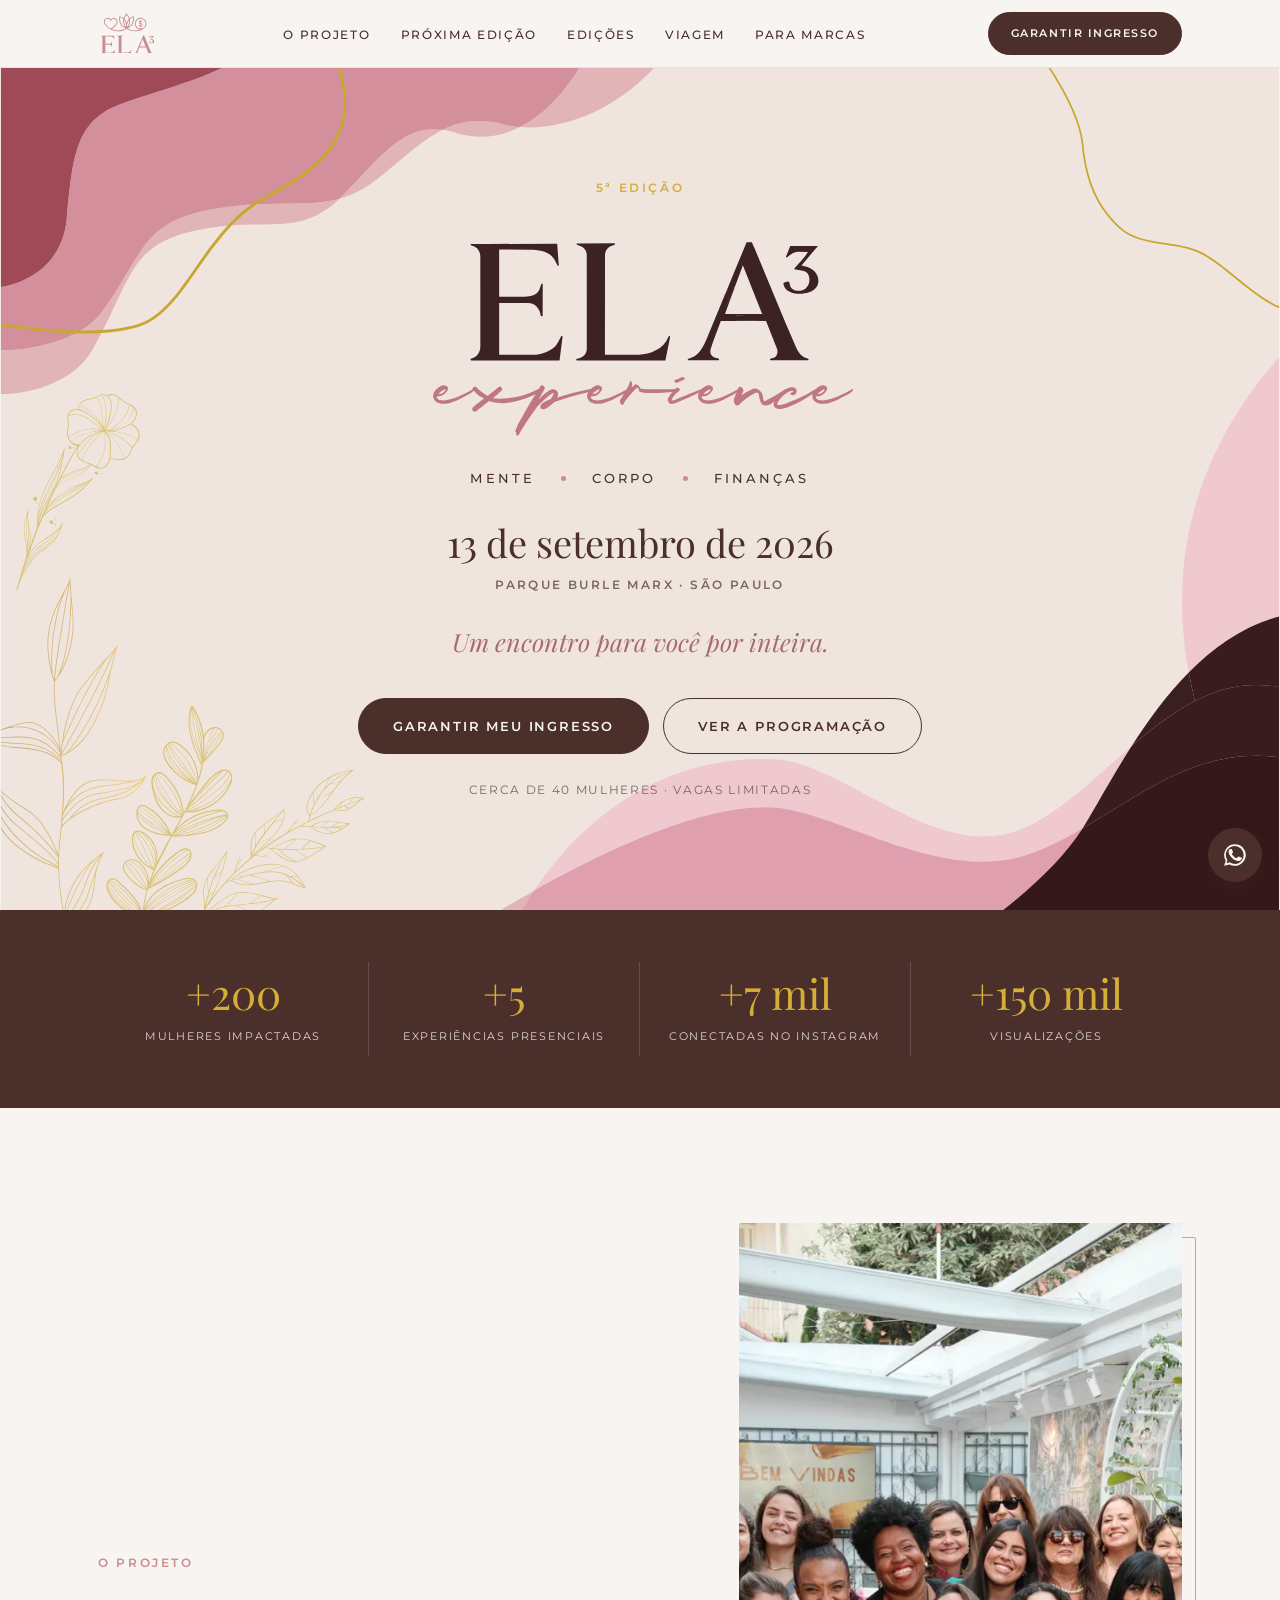
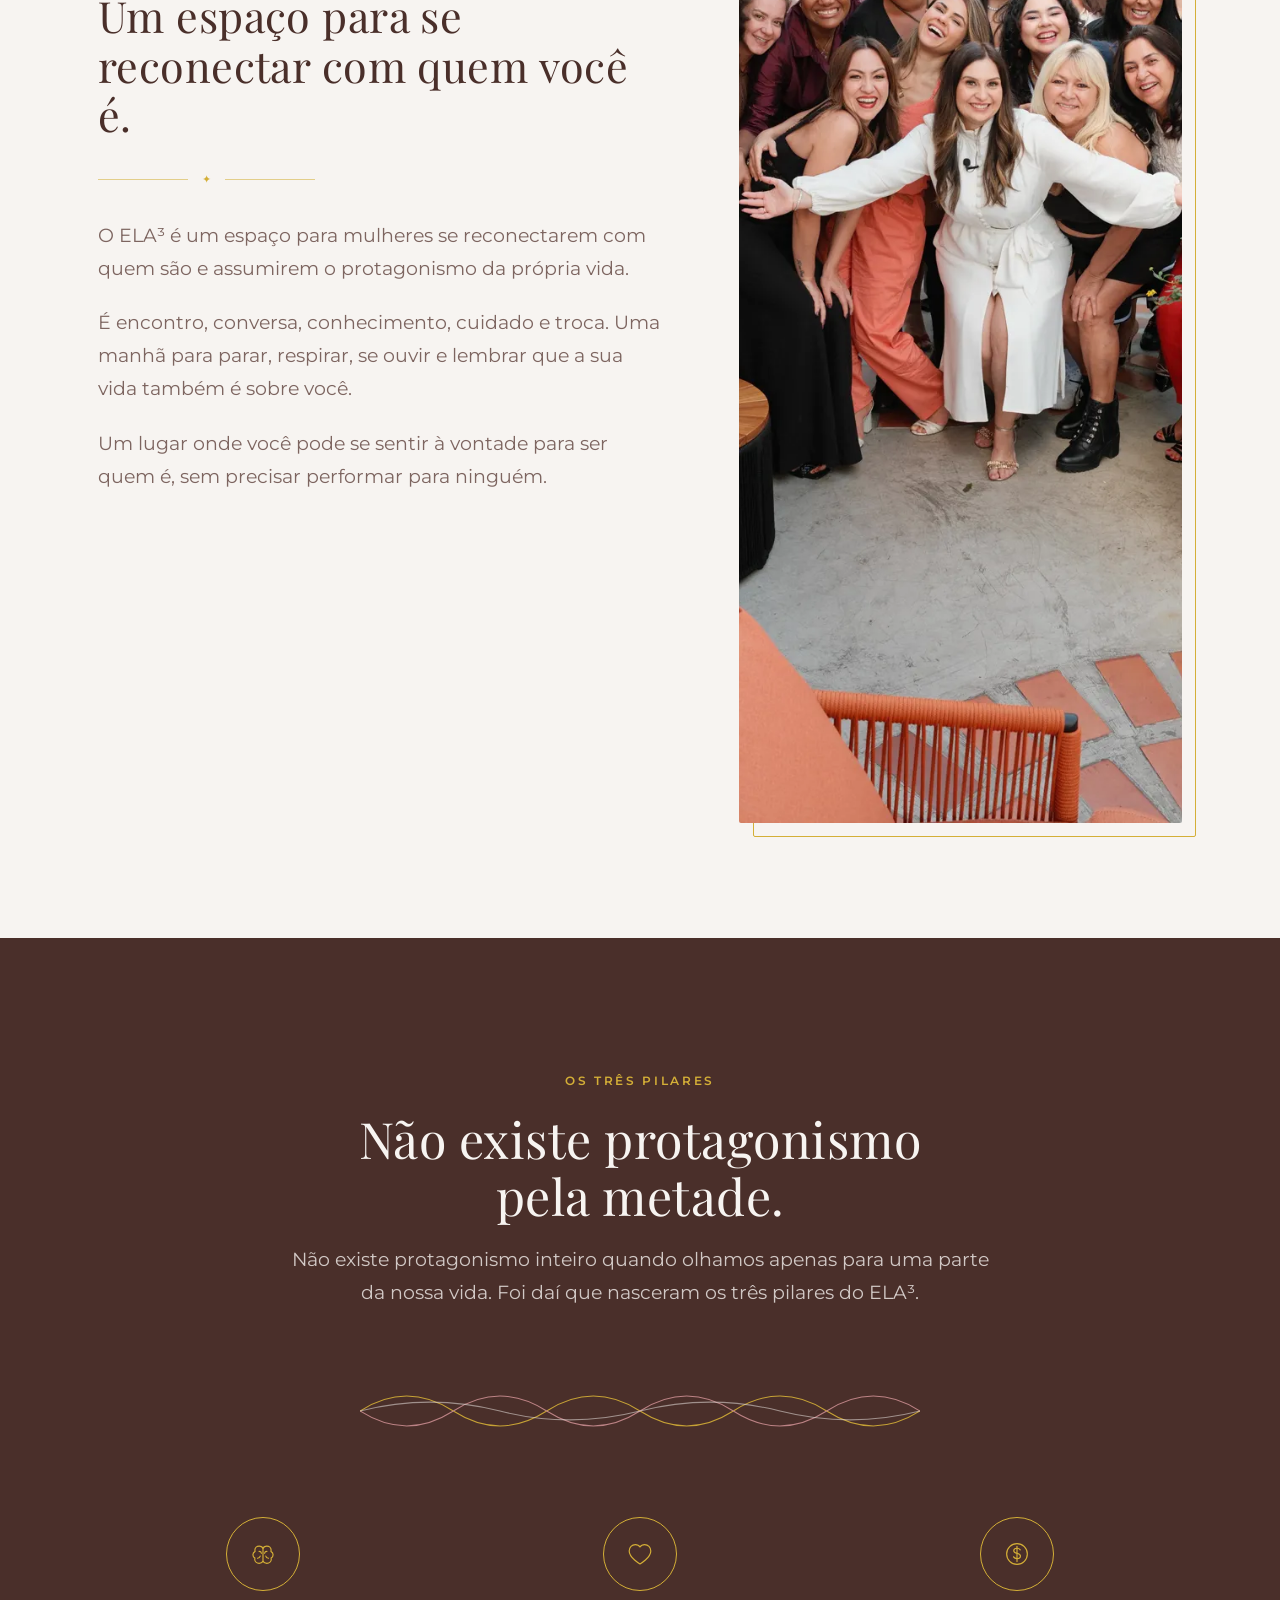
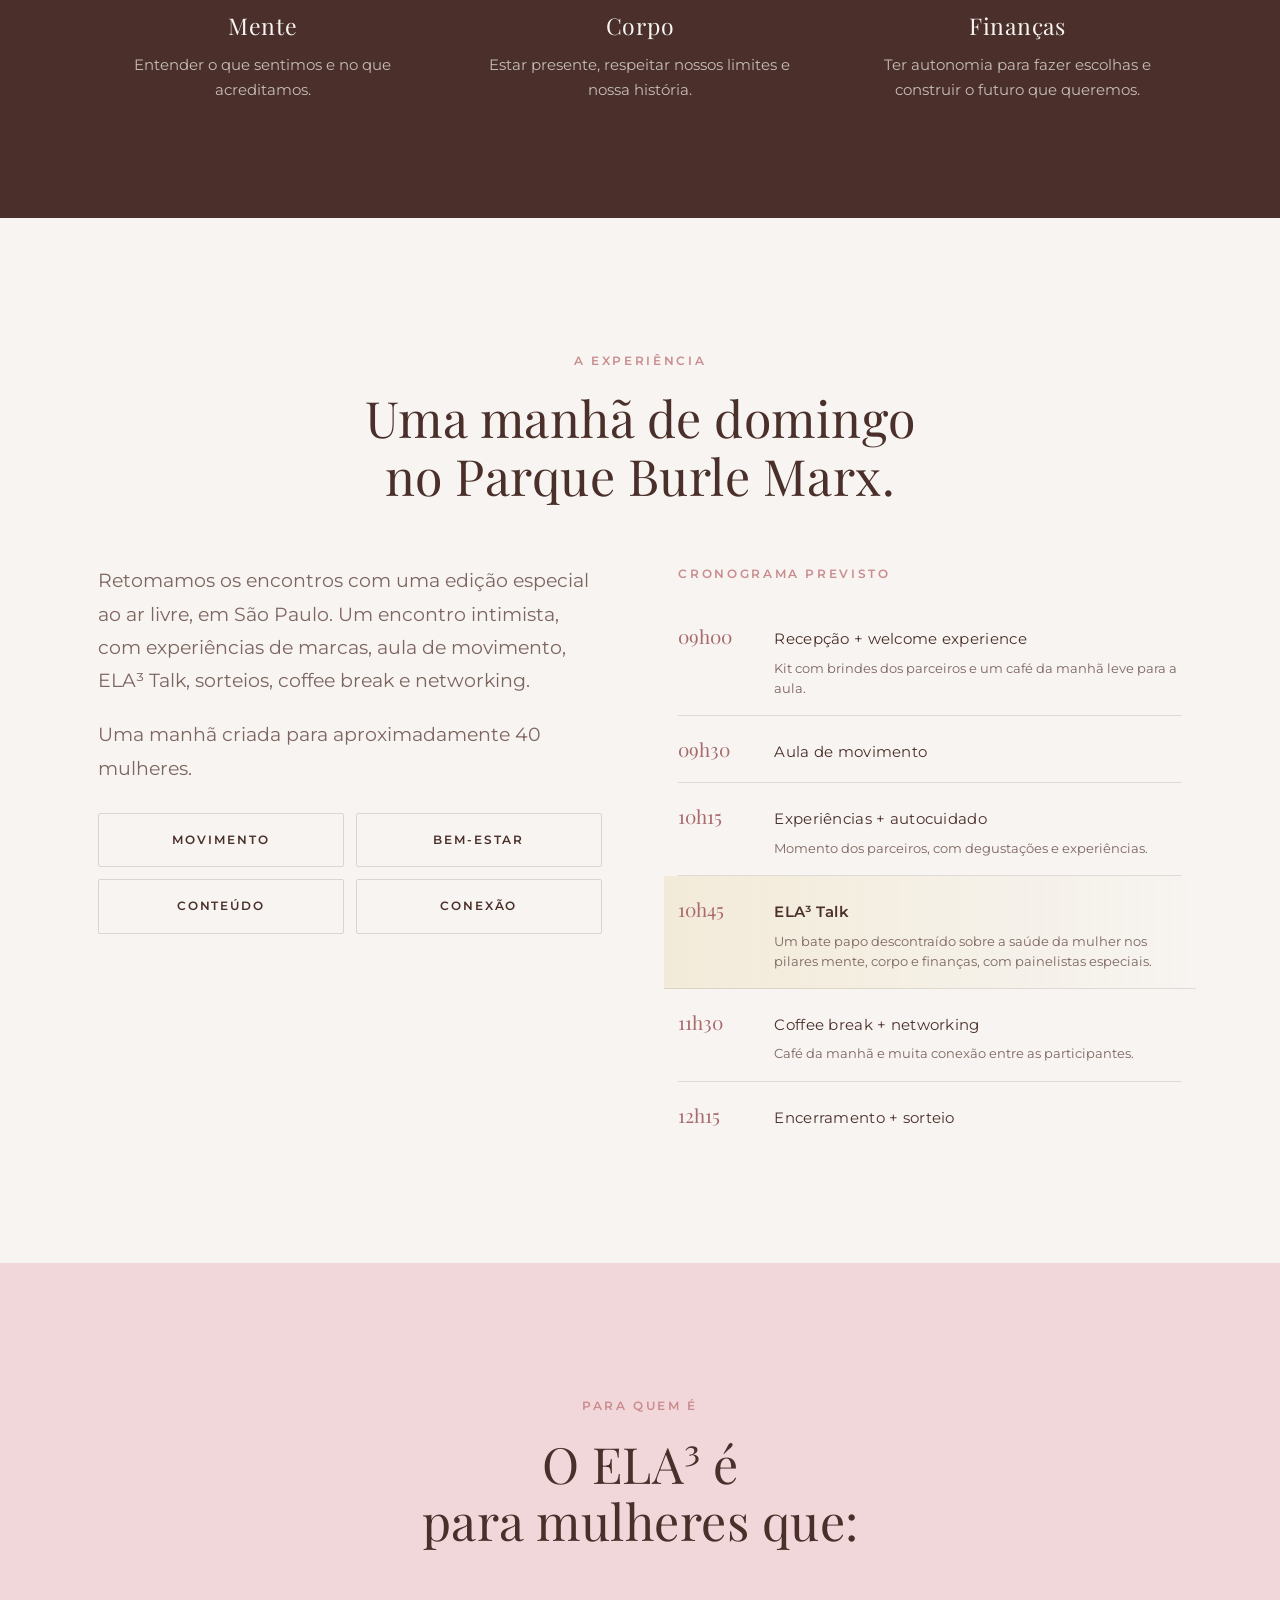
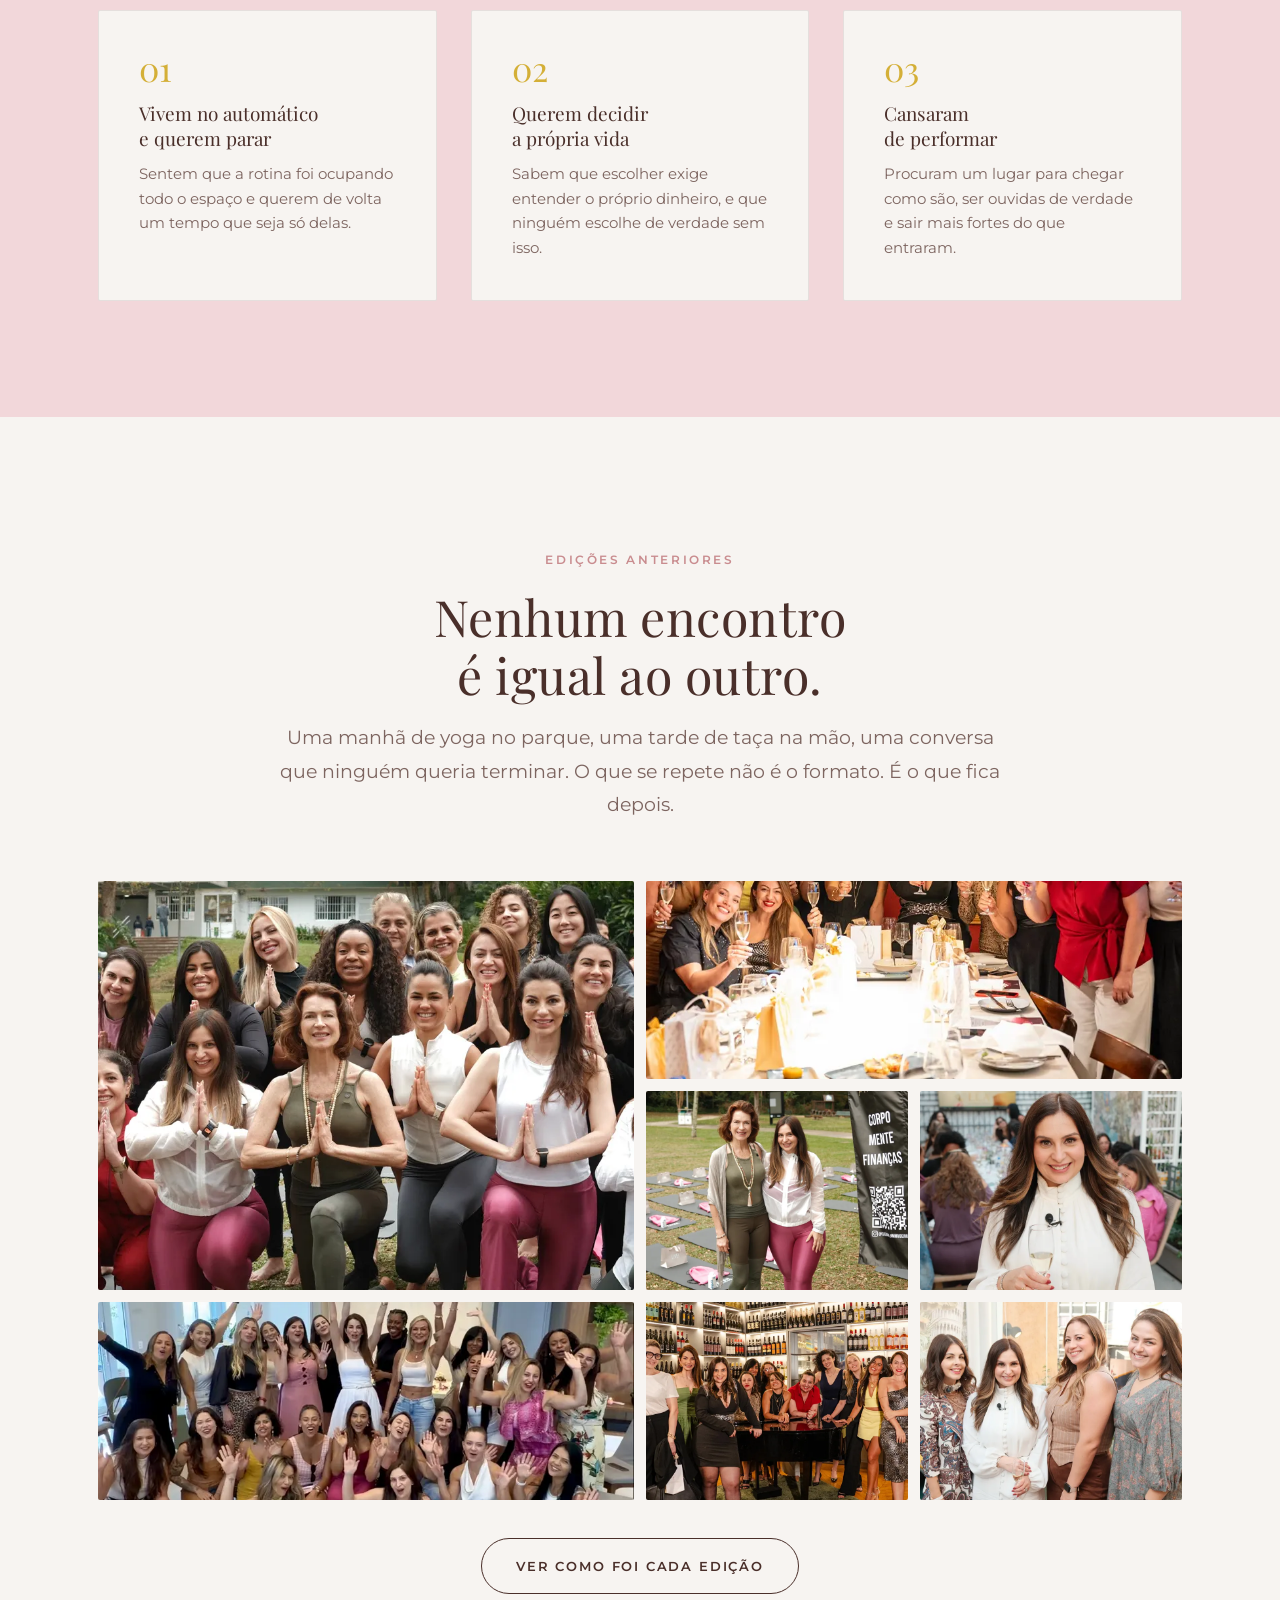
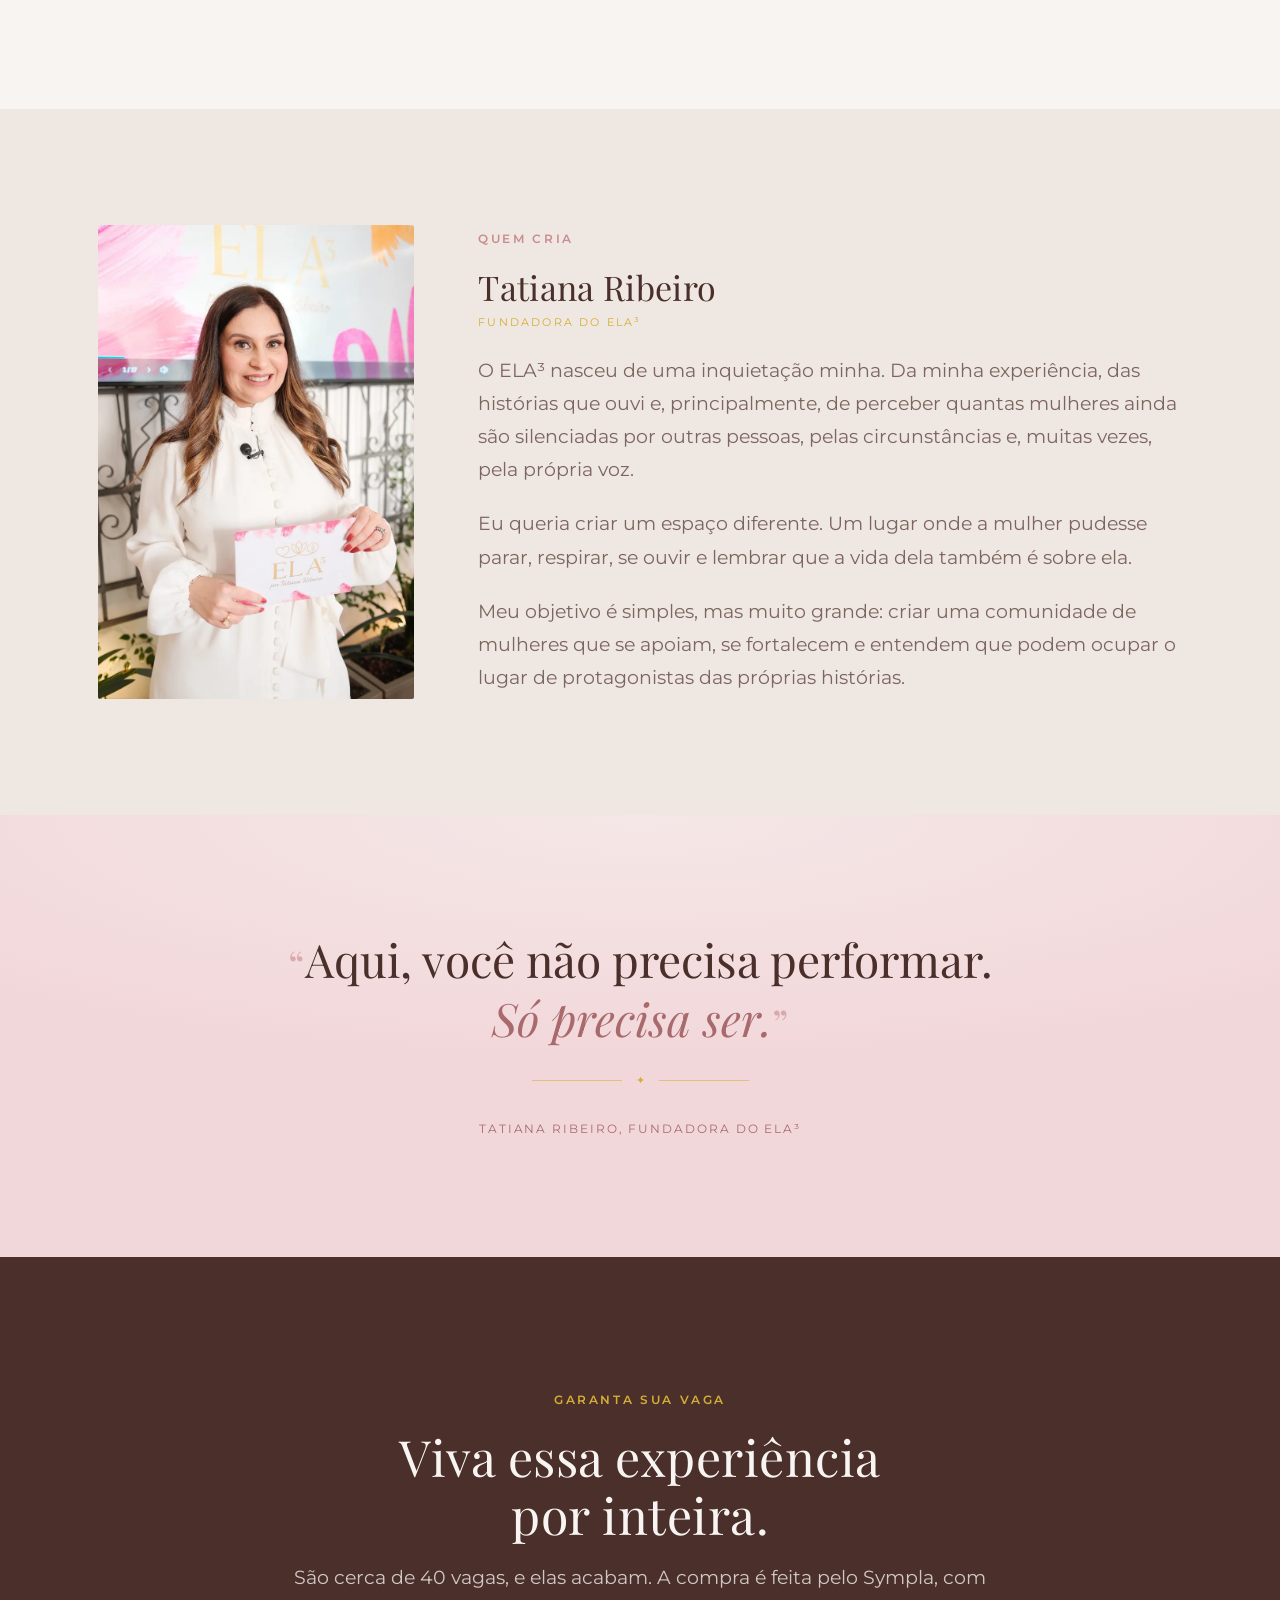
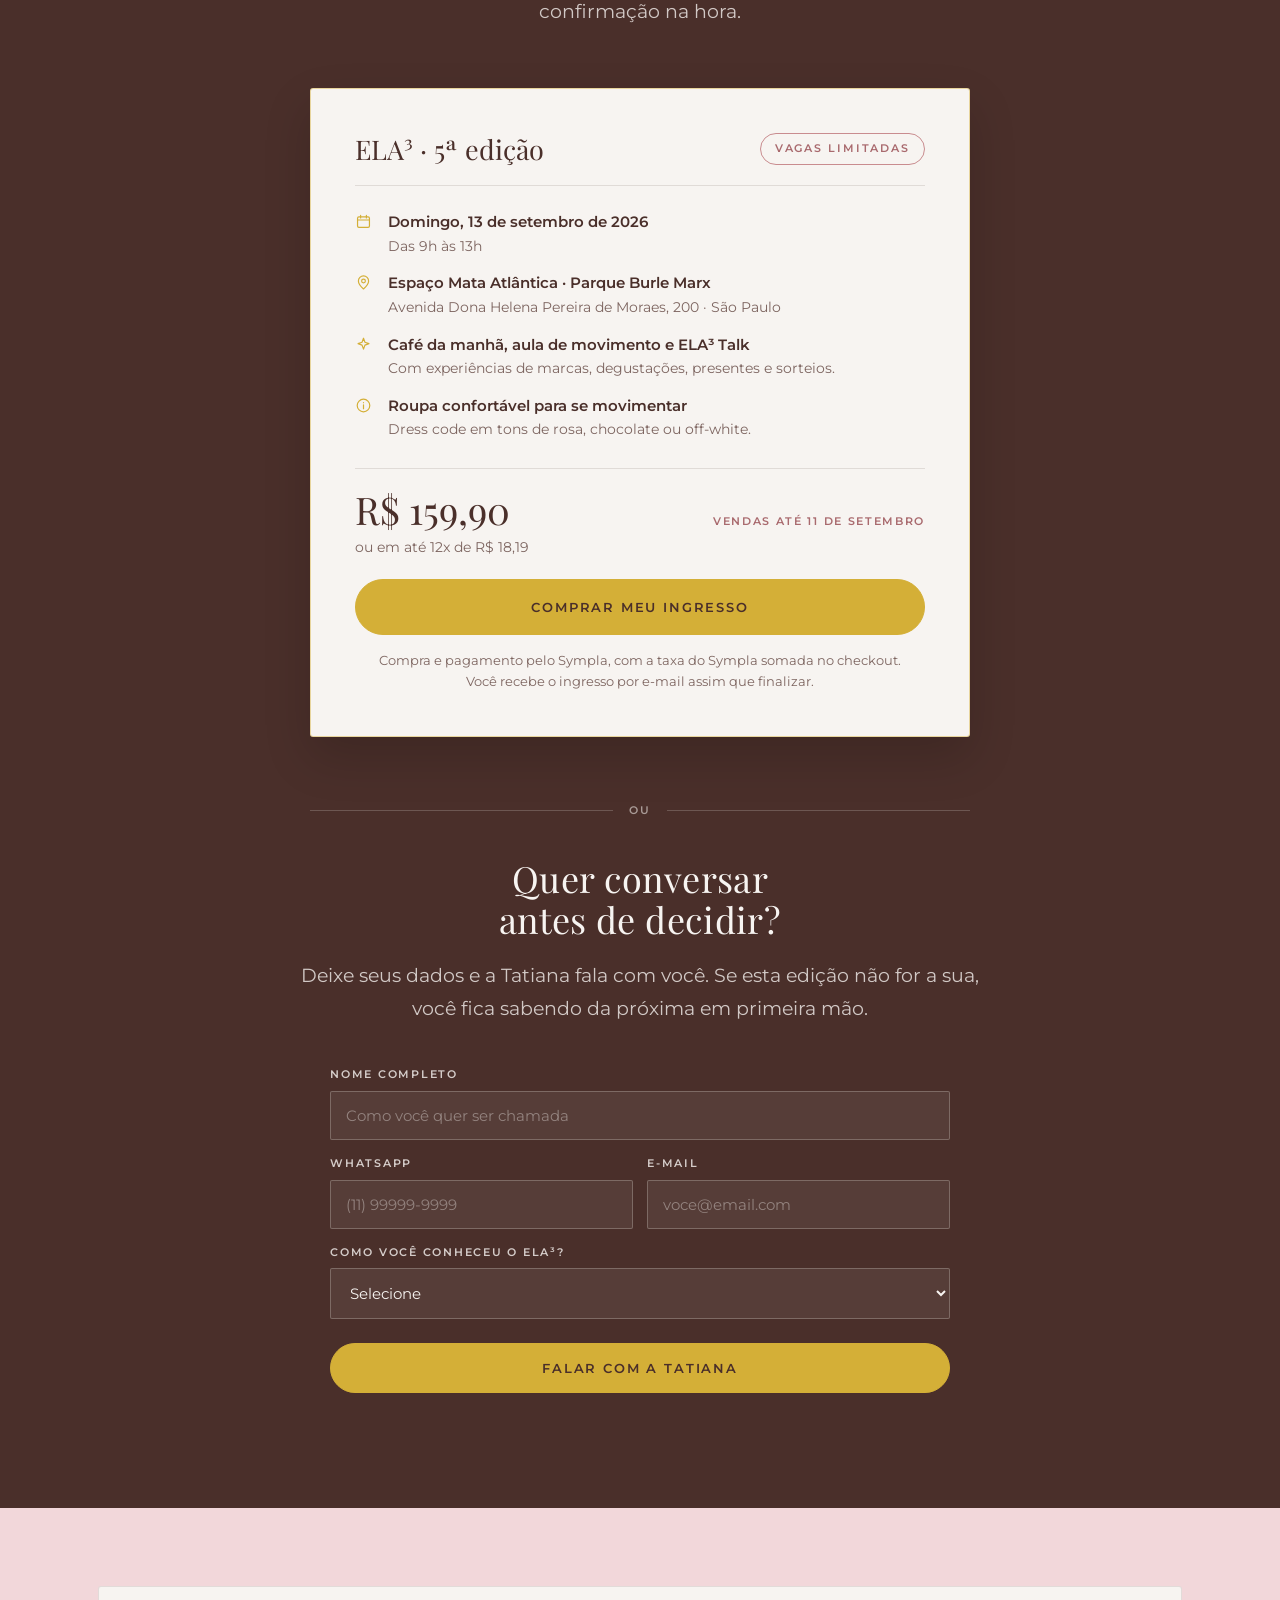
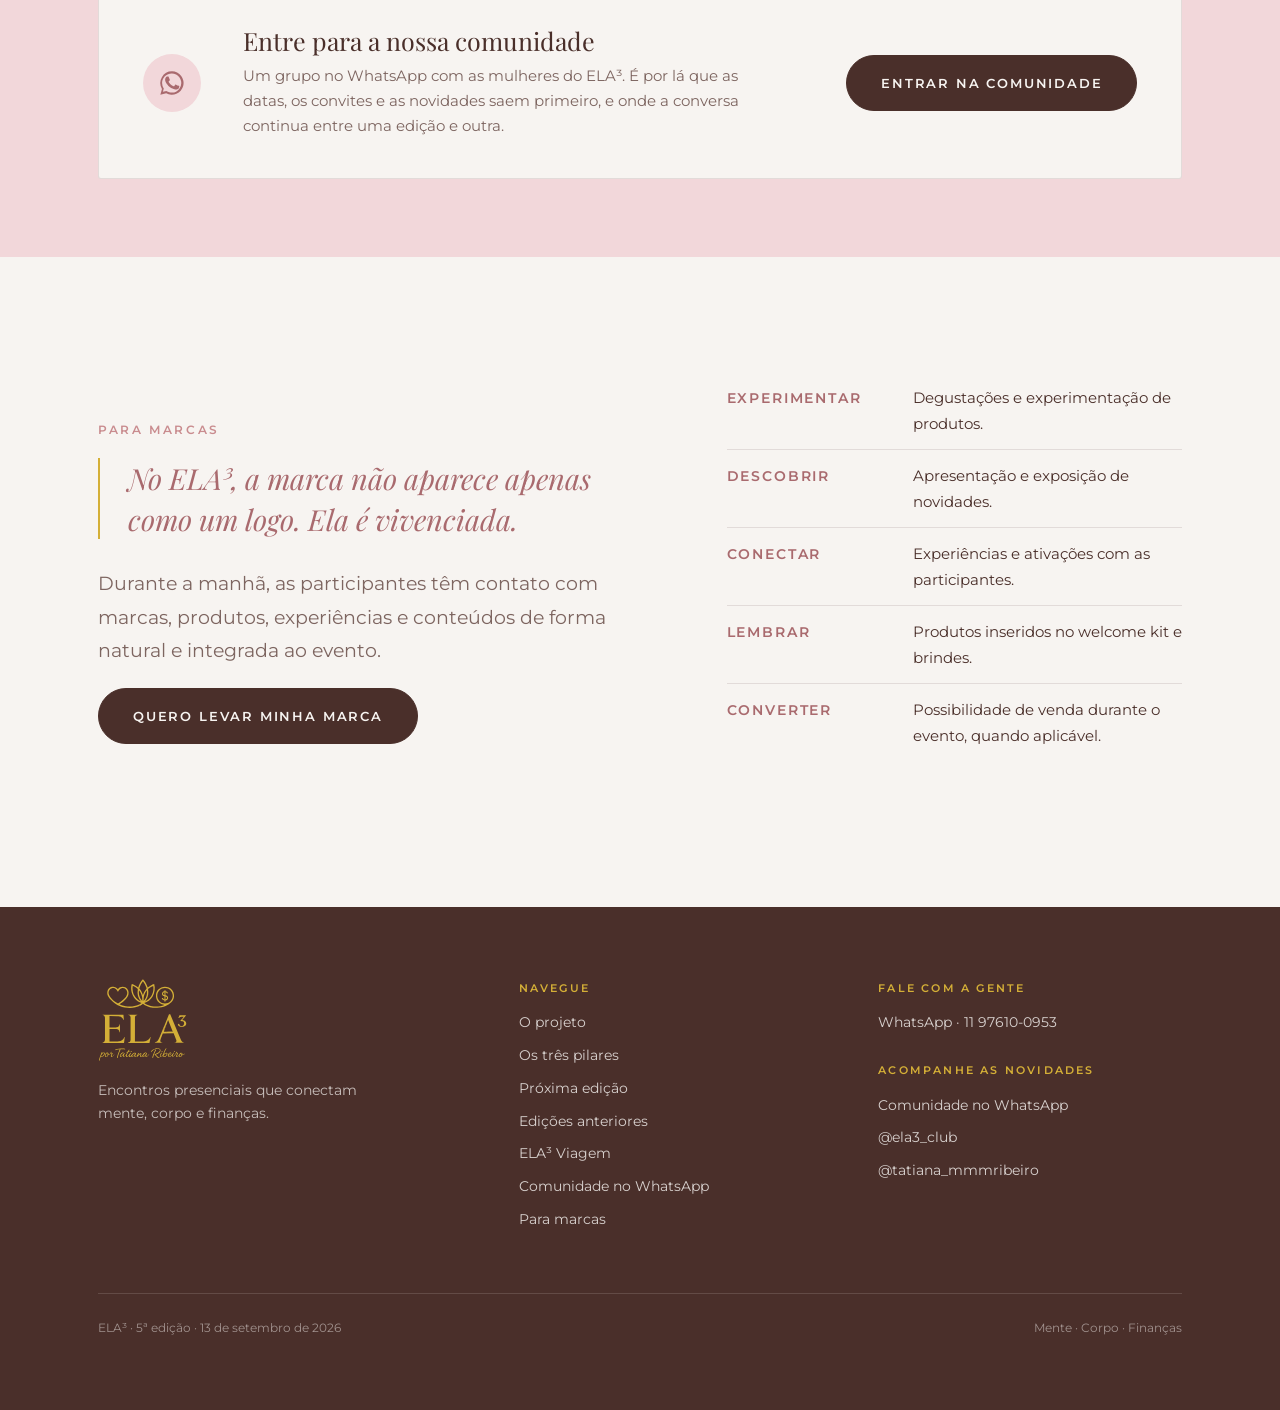
<file: index.html>
<!doctype html>
<html lang="pt-BR">
<head>
<meta charset="utf-8">
<meta name="viewport" content="width=device-width,initial-scale=1">
<title>ELA³ Experience · 5ª edição · 13 de setembro de 2026 · São Paulo</title>
<meta name="description" content="Um espaço para mulheres se reconectarem com quem são e assumirem o protagonismo da própria vida. Uma manhã para cerca de 40 mulheres no Parque Burle Marx, em São Paulo, entre mente, corpo e finanças.">
<meta name="theme-color" content="#f7f4f1">
<link rel="canonical" href="https://ela3.com.br/">

<meta property="og:type" content="website">
<meta property="og:url" content="https://ela3.com.br/">
<meta property="og:locale" content="pt_BR">
<meta property="og:site_name" content="ELA³ Experience">
<meta property="og:title" content="ELA³ Experience · 5ª edição">
<meta property="og:description" content="13 de setembro de 2026, Parque Burle Marx, São Paulo. Aqui, você não precisa performar. Só precisa ser.">
<meta property="og:image" content="https://ela3.com.br/assets/img/parque-grupo.webp">
<meta name="twitter:card" content="summary_large_image">

<link rel="icon" href="assets/svg/logo-rosa.svg" type="image/svg+xml">
<link rel="preconnect" href="https://fonts.googleapis.com">
<link rel="preconnect" href="https://fonts.gstatic.com" crossorigin>
<link href="https://fonts.googleapis.com/css2?family=Montserrat:wght@300;400;500;600&family=Playfair+Display:ital,wght@0,400;0,500;1,400&display=swap" rel="stylesheet">
<link rel="stylesheet" href="assets/css/style.css">
<script>document.documentElement.className+=" js";</script>

<script type="application/ld+json">
{
  "@context":"https://schema.org",
  "@type":"Event",
  "name":"ELA³ Experience · 5ª edição",
  "startDate":"2026-09-13T09:00-03:00",
  "endDate":"2026-09-13T12:30-03:00",
  "eventStatus":"https://schema.org/EventScheduled",
  "eventAttendanceMode":"https://schema.org/OfflineEventAttendanceMode",
  "location":{
    "@type":"Place",
    "name":"Parque Burle Marx",
    "address":{"@type":"PostalAddress","addressLocality":"São Paulo","addressRegion":"SP","addressCountry":"BR"}
  },
  "offers":{
    "@type":"Offer",
    "url":"https://www.sympla.com.br/evento/ela-3-experience/3552434",
    "availability":"https://schema.org/InStock",
    "price":"159.90",
    "priceCurrency":"BRL",
    "validThrough":"2026-09-11T23:59:00-03:00"
  },
  "description":"Um espaço para mulheres se reconectarem com quem são e assumirem o protagonismo da própria vida. Manhã intimista para cerca de 40 mulheres, com aula de movimento, experiências de marcas, ELA³ Talk, coffee break e networking.",
  "organizer":{"@type":"Person","name":"Tatiana Ribeiro"}
}
</script>
</head>
<body>

<!-- ============ NAV ============ -->
<header class="nav">
  <div class="nav__in">
    <a class="nav__logo" href="#topo" aria-label="ELA³, por Tatiana Ribeiro">
      <img src="assets/svg/marca-rosa.svg" alt="ELA³ por Tatiana Ribeiro" width="112" height="71">
    </a>
    <nav aria-label="Seções do site">
      <ul class="nav__links">
        <li><a href="#sobre">O projeto</a></li>
        <li><a href="#experiencia">Próxima edição</a></li>
        <li><a href="edicoes.html">Edições</a></li>
        <li><a href="viagem.html">Viagem</a></li>
        <li><a href="parceiros.html">Para marcas</a></li>
      </ul>
    </nav>
    <a class="btn btn--solid" href="#ingresso">Garantir ingresso</a>
  </div>
</header>

<main id="topo">

<!-- ============ HERO ============ -->
<section class="hero">
  <div class="hero__deco" aria-hidden="true"></div>
  <div class="hero__in">
    <p class="eyebrow eyebrow--gold">5ª edição</p>
    <img class="hero__lockup" src="assets/svg/lockup-experience.svg" alt="ELA³ Experience" width="430" height="225">
    <p class="hero__pilares">Mente <i></i> Corpo <i></i> Finanças</p>
    <p class="hero__quando">13 de setembro de 2026</p>
    <p class="hero__onde">Parque Burle Marx · São Paulo</p>
    <p class="hero__tag">Um encontro para você por inteira.</p>
    <div class="hero__ctas">
      <a class="btn btn--solid" href="#ingresso">Garantir meu ingresso</a>
      <a class="btn btn--ghost" href="#experiencia">Ver a programação</a>
    </div>
    <p class="hero__vagas">Cerca de 40 mulheres · vagas limitadas</p>
  </div>
</section>

<!-- ============ NÚMEROS ============ -->
<section class="numeros" aria-label="O ELA³ em números">
  <div class="wrap">
    <div class="numeros__grid">
      <div class="numeros__item"><span class="numeros__n">+200</span><span class="numeros__l">mulheres impactadas</span></div>
      <div class="numeros__item"><span class="numeros__n">+5</span><span class="numeros__l">experiências presenciais</span></div>
      <div class="numeros__item"><span class="numeros__n">+7 mil</span><span class="numeros__l">conectadas no Instagram</span></div>
      <div class="numeros__item"><span class="numeros__n">+150 mil</span><span class="numeros__l">visualizações</span></div>
    </div>
  </div>
</section>

<!-- ============ SOBRE ============ -->
<section class="sec" id="sobre">
  <div class="wrap">
    <div class="sobre__grid">
      <div class="reveal">
        <p class="eyebrow">O projeto</p>
        <h2>Um espaço para se reconectar com quem você é.</h2>
        <div class="rule" style="margin-left:0;justify-content:flex-start"><span>✦</span></div>
        <p class="lead">O ELA³ é um espaço para mulheres se reconectarem com quem são e assumirem o protagonismo da própria vida.</p>
        <p class="lead">É encontro, conversa, conhecimento, cuidado e troca. Uma manhã para parar, respirar, se ouvir e lembrar que a sua vida também é sobre você.</p>
        <p class="lead">Um lugar onde você pode se sentir à vontade para ser quem é, sem precisar performar para ninguém.</p>
      </div>
      <div class="sobre__foto reveal">
        <img src="assets/img/jardim-grupo.webp" srcset="assets/img/jardim-grupo-sm.webp 800w, assets/img/jardim-grupo.webp 1600w" style="--pos:33%" sizes="(max-width:860px) 100vw, 38vw" alt="Participantes de uma edição anterior do ELA³ reunidas ao final do encontro" width="1600" height="1200" loading="lazy">
      </div>
    </div>
  </div>
</section>

<!-- ============ PILARES ============ -->
<section class="sec sec--choc" id="pilares">
  <div class="wrap">
    <div class="sec__head reveal">
      <p class="eyebrow">Os três pilares</p>
      <h2>Não existe protagonismo<br>pela metade.</h2>
      <p class="lead">Não existe protagonismo inteiro quando olhamos apenas para uma parte da nossa vida. Foi daí que nasceram os três pilares do ELA³.</p>
    </div>

    <svg class="curvas" viewBox="0 0 600 90" fill="none" aria-hidden="true">
      <path d="M0 45 q50 -32 100 0 t100 0 t100 0 t100 0 t100 0 t100 0" stroke="#d4af37" stroke-width="1.1" stroke-linecap="round"/>
      <path d="M0 45 q50 32 100 0 t100 0 t100 0 t100 0 t100 0 t100 0" stroke="#c98c8f" stroke-width="1.1" stroke-linecap="round"/>
      <path d="M0 45 q75 -19 150 0 t150 0 t150 0 t150 0" stroke="#f7f4f1" stroke-width="1.1" stroke-linecap="round" opacity=".55"/>
    </svg>

    <div class="pilares">
      <div class="pilar reveal">
        <div class="pilar__ico" aria-hidden="true">
          <svg viewBox="0 0 40 40" fill="none" stroke="currentColor" stroke-width="1.3" stroke-linecap="round" stroke-linejoin="round">
            <path d="M20 12.4v16.2"/>
            <path d="M20 13.4c-1-1.4-2.5-2.2-4.2-2.2-2.7 0-4.8 2-4.8 4.4 0 .5.1 1 .2 1.5-1.5.8-2.4 2.2-2.4 3.8 0 1.6.9 3 2.2 3.7-.1.4-.2.9-.2 1.3 0 2.5 2.2 4.5 4.9 4.5 1.7 0 3.3-.8 4.3-2.1"/>
            <path d="M20 13.4c1-1.4 2.5-2.2 4.2-2.2 2.7 0 4.8 2 4.8 4.4 0 .5-.1 1-.2 1.5 1.5.8 2.4 2.2 2.4 3.8 0 1.6-.9 3-2.2 3.7.1.4.2.9.2 1.3 0 2.5-2.2 4.5-4.9 4.5-1.7 0-3.3-.8-4.3-2.1"/>
            <path d="M15.6 17c1.4 0 2.5 1 2.7 2.2M24.4 17c-1.4 0-2.5 1-2.7 2.2M13.9 24.7c1.5-.2 2.6-1.1 3-2.4M26.1 24.7c-1.5-.2-2.6-1.1-3-2.4"/>
          </svg>
        </div>
        <h3>Mente</h3>
        <p>Entender o que sentimos e no que acreditamos.</p>
      </div>
      <div class="pilar reveal">
        <div class="pilar__ico" aria-hidden="true">
          <svg viewBox="0 0 40 40" fill="none" stroke="currentColor" stroke-width="1.3" stroke-linecap="round" stroke-linejoin="round">
            <path d="M20 31S8 24.2 8 16.6C8 12.4 11.1 9.5 14.8 9.5c2.2 0 4.2 1.1 5.2 2.8 1-1.7 3-2.8 5.2-2.8 3.7 0 6.8 2.9 6.8 7.1C32 24.2 20 31 20 31z"/>
          </svg>
        </div>
        <h3>Corpo</h3>
        <p>Estar presente, respeitar nossos limites e nossa história.</p>
      </div>
      <div class="pilar reveal">
        <div class="pilar__ico" aria-hidden="true">
          <svg viewBox="0 0 40 40" fill="none" stroke="currentColor" stroke-width="1.3" stroke-linecap="round" stroke-linejoin="round">
            <circle cx="20" cy="20" r="11.5"/>
            <path d="M23.6 15.4c-.7-1.1-2-1.8-3.6-1.8-2.1 0-3.6 1.1-3.6 2.7 0 1.7 1.4 2.4 3.6 2.9 2.2.5 3.8 1.3 3.8 3.1 0 1.7-1.6 2.9-3.8 2.9-1.8 0-3.2-.8-3.8-2"/>
            <path d="M20 11.6v16.8"/>
          </svg>
        </div>
        <h3>Finanças</h3>
        <p>Ter autonomia para fazer escolhas e construir o futuro que queremos.</p>
      </div>
    </div>
  </div>
</section>

<!-- =========================================================
     PRÓXIMA EDIÇÃO

     Este bloco tem DOIS estados. Hoje está no estado "TEM DATA".
     Quando a 5ª edição passar e ainda não houver data da 6ª:
       1. comente o bloco TEM DATA inteiro
       2. descomente o bloco SEM DATA logo abaixo dele
       3. veja o LEIA-ME: existem outros 5 lugares com a data
     ========================================================= -->

<!-- ---------- ESTADO: TEM DATA ---------- -->
<section class="sec" id="experiencia">
  <div class="wrap">
    <div class="sec__head reveal">
      <p class="eyebrow">A experiência</p>
      <h2>Uma manhã de domingo<br>no Parque Burle Marx.</h2>
    </div>

    <div class="exp__grid">
      <div class="reveal">
        <p class="lead">Retomamos os encontros com uma edição especial ao ar livre, em São Paulo. Um encontro intimista, com experiências de marcas, aula de movimento, ELA³ Talk, sorteios, coffee break e networking.</p>
        <p class="lead">Uma manhã criada para aproximadamente 40 mulheres.</p>
        <div class="selos">
          <div class="selo">Movimento</div>
          <div class="selo">Bem-estar</div>
          <div class="selo">Conteúdo</div>
          <div class="selo">Conexão</div>
        </div>
      </div>

      <div class="reveal">
        <p class="eyebrow">Cronograma previsto</p>
        <ul class="crono">
          <li><time datetime="09:00">09h00</time><div><span>Recepção + welcome experience</span><small>Kit com brindes dos parceiros e um café da manhã leve para a aula.</small></div></li>
          <li><time datetime="09:30">09h30</time><div><span>Aula de movimento</span></div></li>
          <li><time datetime="10:15">10h15</time><div><span>Experiências + autocuidado</span><small>Momento dos parceiros, com degustações e experiências.</small></div></li>
          <li class="is-ela"><time datetime="10:45">10h45</time><div><span>ELA³ Talk</span><small>Um bate papo descontraído sobre a saúde da mulher nos pilares mente, corpo e finanças, com painelistas especiais.</small></div></li>
          <li><time datetime="11:30">11h30</time><div><span>Coffee break + networking</span><small>Café da manhã e muita conexão entre as participantes.</small></div></li>
          <li><time datetime="12:15">12h15</time><div><span>Encerramento + sorteio</span></div></li>
        </ul>
      </div>
    </div>
  </div>
</section>
<!-- ---------- FIM DO ESTADO: TEM DATA ---------- -->

<!-- ---------- ESTADO: SEM DATA (descomentar quando a 5ª edição passar) ----------
<section class="sec" id="experiencia">
  <div class="wrap">
    <div class="sec__head reveal">
      <p class="eyebrow">Próxima edição</p>
      <h2>A 6ª edição está<br>sendo desenhada.</h2>
      <p class="lead">Cada encontro do ELA³ nasce de um lugar, de um tema e de um grupo de mulheres. Estamos escolhendo os três com calma. Deixe seu nome e você será das primeiras a saber a data, antes de qualquer anúncio.</p>
      <p style="margin-top:32px"><a class="btn btn--solid" href="#inscricao">Entrar na lista</a></p>
    </div>
    <p class="reveal" style="text-align:center;margin-top:40px">
      <a class="btn btn--ghost" href="edicoes.html">Ver como foram as edições anteriores</a>
    </p>
  </div>
</section>
---------- FIM DO ESTADO: SEM DATA ---------- -->

<!-- ============ PARA QUEM É ============ -->
<section class="sec sec--blush">
  <div class="wrap">
    <div class="sec__head reveal">
      <p class="eyebrow">Para quem é</p>
      <h2>O ELA³ é<br>para mulheres que:</h2>
    </div>
    <div class="paraquem">
      <div class="card reveal">
        <span class="card__n">01</span>
        <h3>Vivem no automático<br>e querem parar</h3>
        <p>Sentem que a rotina foi ocupando todo o espaço e querem de volta um tempo que seja só delas.</p>
      </div>
      <div class="card reveal">
        <span class="card__n">02</span>
        <h3>Querem decidir<br>a própria vida</h3>
        <p>Sabem que escolher exige entender o próprio dinheiro, e que ninguém escolhe de verdade sem isso.</p>
      </div>
      <div class="card reveal">
        <span class="card__n">03</span>
        <h3>Cansaram<br>de performar</h3>
        <p>Procuram um lugar para chegar como são, ser ouvidas de verdade e sair mais fortes do que entraram.</p>
      </div>
    </div>
  </div>
</section>

<!-- ============ GALERIA ============ -->
<section class="sec" id="edicoes">
  <div class="wrap">
    <div class="sec__head reveal">
      <p class="eyebrow">Edições anteriores</p>
      <h2>Nenhum encontro<br>é igual ao outro.</h2>
      <p class="lead">Uma manhã de yoga no parque, uma tarde de taça na mão, uma conversa que ninguém queria terminar. O que se repete não é o formato. É o que fica depois.</p>
    </div>
    <div class="galeria reveal">
      <figure class="g-a"><img src="assets/img/parque-grupo.webp" srcset="assets/img/parque-grupo-sm.webp 800w, assets/img/parque-grupo.webp 1600w" data-pos style="--pos:62%" sizes="(max-width:820px) 100vw, 46vw" alt="Grupo de participantes reunidas na grama ao final da aula de movimento, em uma edição no parque" loading="lazy"></figure>
      <figure class="g-b"><img src="assets/img/mesa-longa.webp" srcset="assets/img/mesa-longa-sm.webp 800w, assets/img/mesa-longa.webp 1600w" data-pos style="--pos:58%" sizes="(max-width:820px) 100vw, 46vw" alt="Mesa longa posta para as participantes durante um encontro do ELA³" loading="lazy"></figure>
      <figure class="g-c"><img src="assets/img/parque-banner.webp" srcset="assets/img/parque-banner-sm.webp 800w, assets/img/parque-banner.webp 1600w" data-pos style="--pos:46%" sizes="(max-width:820px) 50vw, 23vw" alt="Duas participantes ao lado do totem do ELA³ em uma edição ao ar livre" loading="lazy"></figure>
      <figure class="g-c"><img src="assets/img/tatiana-taca.webp" srcset="assets/img/tatiana-taca-sm.webp 800w, assets/img/tatiana-taca.webp 1600w" data-pos style="--pos:32%" sizes="(max-width:820px) 50vw, 23vw" alt="Tatiana Ribeiro recebendo as convidadas em uma edição do ELA³" loading="lazy"></figure>
      <figure class="g-b"><img src="assets/img/salao-grupo.webp" srcset="assets/img/salao-grupo-sm.webp 800w, assets/img/salao-grupo.webp 1600w" data-pos style="--pos:50%" sizes="(max-width:820px) 100vw, 46vw" alt="Participantes celebrando juntas no encerramento de uma edição" loading="lazy"></figure>
      <figure class="g-c"><img src="assets/img/adega-grupo.webp" srcset="assets/img/adega-grupo-sm.webp 800w, assets/img/adega-grupo.webp 1600w" data-pos style="--pos:50%" sizes="(max-width:820px) 50vw, 23vw" alt="Encontro do ELA³ realizado em uma adega, com as participantes reunidas" loading="lazy"></figure>
      <figure class="g-c"><img src="assets/img/quatro-mulheres.webp" srcset="assets/img/quatro-mulheres-sm.webp 800w, assets/img/quatro-mulheres.webp 1600w" data-pos style="--pos:34%" sizes="(max-width:820px) 50vw, 23vw" alt="Participantes conversando durante o networking" loading="lazy"></figure>
    </div>
    <p style="text-align:center;margin-top:38px"><a class="btn btn--ghost" href="edicoes.html">Ver como foi cada edição</a></p>
  </div>
</section>

<!-- =========================================================
     DEPOIMENTOS

     O carrossel está pronto e testado. Está comentado porque os dez
     textos abaixo são RASCUNHO, escritos como exemplo, e não podem ir
     ao ar como se fossem de participantes reais.

     Para ligar: troque os textos e os nomes pelos depoimentos de
     verdade, apague estas linhas de comentário e as do fim do bloco,
     e descomente também o script no fim do arquivo (procure por
     "carrossel de depoimentos").
     Veja o DEPOIMENTOS.md para como coletar os reais.
     =========================================================

<section class="sec sec--creme" id="depoimentos">
  <div class="wrap">
    <div class="sec__head reveal">
      <p class="eyebrow">Quem já esteve</p>
      <h2>Elas contam melhor<br>do que a gente.</h2>
    </div>

    <div class="depo reveal" data-depo>
      <div class="depo__palco">
        <figure class="depo__item is-on">
          <blockquote><p>“Saí de lá com energia para a semana inteira. Comecei a segunda de um jeito que fazia tempo que eu não começava.”</p></blockquote>
          <figcaption><b>Ana Paula</b><span>41 anos · 3ª edição</span></figcaption>
        </figure>
        <figure class="depo__item">
          <blockquote><p>“Yoga no meio do parque, num domingo de manhã, quarenta mulheres rindo junto. Eu não sabia o quanto eu precisava disso.”</p></blockquote>
          <figcaption><b>Renata</b><span>36 anos · 4ª edição</span></figcaption>
        </figure>
        <figure class="depo__item">
          <blockquote><p>“O brunch estava lindo e a conversa estava melhor ainda. Fiquei até o último minuto e ainda achei pouco.”</p></blockquote>
          <figcaption><b>Juliana</b><span>44 anos · 4ª edição</span></figcaption>
        </figure>
        <figure class="depo__item">
          <blockquote><p>“Fui sozinha e voltei com um grupo no WhatsApp. A gente ainda combina de se ver.”</p></blockquote>
          <figcaption><b>Marcela</b><span>33 anos · 2ª edição</span></figcaption>
        </figure>
        <figure class="depo__item">
          <blockquote><p>“A conversa sobre dinheiro foi a melhor que eu já ouvi. Sem julgamento, sem palavra difícil, e eu saí com três coisas para fazer na mesma semana.”</p></blockquote>
          <figcaption><b>Bianca</b><span>39 anos · 3ª edição</span></figcaption>
        </figure>
        <figure class="depo__item">
          <blockquote><p>“Dá para sentir o cuidado em cada detalhe, do welcome kit à última música. Foi feito por quem ama fazer isso.”</p></blockquote>
          <figcaption><b>Carolina</b><span>37 anos · 4ª edição</span></figcaption>
        </figure>
        <figure class="depo__item">
          <blockquote><p>“Cheguei tímida e em meia hora estava conversando com todo mundo. É um lugar fácil de estar.”</p></blockquote>
          <figcaption><b>Patrícia</b><span>45 anos · 2ª edição</span></figcaption>
        </figure>
        <figure class="depo__item">
          <blockquote><p>“Levei minha irmã na edição seguinte. Melhor presente que eu já dei para ela.”</p></blockquote>
          <figcaption><b>Letícia</b><span>31 anos · 4ª edição</span></figcaption>
        </figure>
        <figure class="depo__item">
          <blockquote><p>“Passei a semana inteira falando do ELA³ para as minhas amigas. Já estou na lista da próxima.”</p></blockquote>
          <figcaption><b>Fernanda</b><span>42 anos · 3ª edição</span></figcaption>
        </figure>
        <figure class="depo__item">
          <blockquote><p>“Eu esperava um evento bonito. Não esperava sair tão animada, com vontade de fazer coisa.”</p></blockquote>
          <figcaption><b>Sabrina</b><span>35 anos · 1ª edição</span></figcaption>
        </figure>
      </div>

      <div class="depo__setas">
        <button class="depo__nav depo__nav--prev" type="button" aria-label="Depoimento anterior">
          <svg viewBox="0 0 24 24" fill="none" stroke="currentColor" stroke-width="1.8" stroke-linecap="round" stroke-linejoin="round" aria-hidden="true"><path d="M15 5l-7 7 7 7"/></svg>
        </button>
        <button class="depo__nav depo__nav--next" type="button" aria-label="Próximo depoimento">
          <svg viewBox="0 0 24 24" fill="none" stroke="currentColor" stroke-width="1.8" stroke-linecap="round" stroke-linejoin="round" aria-hidden="true"><path d="M9 5l7 7-7 7"/></svg>
        </button>
      </div>

      <div class="depo__dots" role="tablist" aria-label="Escolher depoimento"></div>
    </div>
  </div>
</section>

-->

<!-- ============ TATIANA ============ -->
<section class="sec sec--creme">
  <div class="wrap">
    <div class="tati__grid">
      <div class="tati__foto reveal">
        <img src="assets/img/tatiana-fundadora.webp" srcset="assets/img/tatiana-fundadora-sm.webp 800w, assets/img/tatiana-fundadora.webp 1066w" sizes="(max-width:820px) 100vw, 34vw" alt="Tatiana Ribeiro, fundadora do ELA³" width="1066" height="1600" loading="lazy">
      </div>
      <div class="reveal">
        <p class="eyebrow">Quem cria</p>
        <h2 class="tati__nome">Tatiana Ribeiro</h2>
        <p class="tati__papel">Fundadora do ELA³</p>
        <p class="lead">O ELA³ nasceu de uma inquietação minha. Da minha experiência, das histórias que ouvi e, principalmente, de perceber quantas mulheres ainda são silenciadas por outras pessoas, pelas circunstâncias e, muitas vezes, pela própria voz.</p>
        <p class="lead">Eu queria criar um espaço diferente. Um lugar onde a mulher pudesse parar, respirar, se ouvir e lembrar que a vida dela também é sobre ela.</p>
        <p class="lead">Meu objetivo é simples, mas muito grande: criar uma comunidade de mulheres que se apoiam, se fortalecem e entendem que podem ocupar o lugar de protagonistas das próprias histórias.</p>
      </div>
    </div>
  </div>
</section>

<!-- ============ A FRASE ============ -->
<section class="sec sec--frase">
  <div class="wrap">
    <blockquote class="frase reveal">
      <p><span class="frase__asp">“</span>Aqui, você não precisa performar.<br><em>Só precisa ser.</em><span class="frase__asp">”</span></p>
      <div class="rule"><span>✦</span></div>
      <cite>Tatiana Ribeiro, fundadora do ELA³</cite>
    </blockquote>
  </div>
</section>

<!-- ============ INGRESSO ============ -->
<section class="sec sec--choc" id="ingresso">
  <div class="wrap-narrow">
    <div class="sec__head reveal">
      <p class="eyebrow">Garanta sua vaga</p>
      <h2>Viva essa experiência<br>por inteira.</h2>
      <p class="lead">São cerca de 40 vagas, e elas acabam. A compra é feita pelo Sympla, com confirmação na hora.</p>
    </div>

    <div class="ingresso reveal">
      <div class="ingresso__topo">
        <p class="ingresso__ed">ELA³ · 5ª edição</p>
        <span class="ingresso__sel">Vagas limitadas</span>
      </div>

      <ul class="ingresso__lista">
        <li>
          <svg viewBox="0 0 20 20" fill="none" stroke="currentColor" stroke-width="1.4" stroke-linecap="round" stroke-linejoin="round" aria-hidden="true"><rect x="3" y="4.6" width="14" height="12.4" rx="1.6"/><path d="M3 8.2h14M6.6 2.9v3M13.4 2.9v3"/></svg>
          <div><b>Domingo, 13 de setembro de 2026</b><span>Das 9h às 13h</span></div>
        </li>
        <li>
          <svg viewBox="0 0 20 20" fill="none" stroke="currentColor" stroke-width="1.4" stroke-linecap="round" stroke-linejoin="round" aria-hidden="true"><path d="M10 17.6s6-5.2 6-9.3A6 6 0 0 0 4 8.3c0 4.1 6 9.3 6 9.3z"/><circle cx="10" cy="8.2" r="2.2"/></svg>
          <div><b>Espaço Mata Atlântica · Parque Burle Marx</b><span>Avenida Dona Helena Pereira de Moraes, 200 · São Paulo</span></div>
        </li>
        <li>
          <svg viewBox="0 0 20 20" fill="none" stroke="currentColor" stroke-width="1.4" stroke-linecap="round" stroke-linejoin="round" aria-hidden="true"><path d="M10 2.6l1.7 4.7 4.7 1.7-4.7 1.7L10 15.4l-1.7-4.7L3.6 9l4.7-1.7z"/></svg>
          <div><b>Café da manhã, aula de movimento e ELA³ Talk</b><span>Com experiências de marcas, degustações, presentes e sorteios.</span></div>
        </li>
        <li>
          <svg viewBox="0 0 20 20" fill="none" stroke="currentColor" stroke-width="1.4" stroke-linecap="round" stroke-linejoin="round" aria-hidden="true"><circle cx="10" cy="10" r="7.4"/><path d="M10 9.3v4.4M10 6.6v.1"/></svg>
          <div><b>Roupa confortável para se movimentar</b><span>Dress code em tons de rosa, chocolate ou off-white.</span></div>
        </li>
      </ul>

      <div class="ingresso__preco">
        <div>
          <span class="ingresso__valor">R$ 159,90</span>
          <span class="ingresso__parc">ou em até 12x de R$ 18,19</span>
        </div>
        <span class="ingresso__prazo">Vendas até 11 de setembro</span>
      </div>

      <a class="btn btn--gold" href="https://www.sympla.com.br/evento/ela-3-experience/3552434?utm_source=site&amp;utm_medium=referral&amp;utm_campaign=site_ela3" target="_blank" rel="noopener">Comprar meu ingresso</a>
      <p class="ingresso__nota">Compra e pagamento pelo Sympla, com a taxa do Sympla somada no checkout.<br>Você recebe o ingresso por e-mail assim que finalizar.</p>
    </div>

    <p class="ingresso__ou reveal">Ou</p>

    <div class="sec__head reveal" id="inscricao" style="margin-bottom:clamp(30px,4vw,40px)">
      <h2 style="font-size:clamp(25px,3.2vw,36px)">Quer conversar<br>antes de decidir?</h2>
      <p class="lead">Deixe seus dados e a Tatiana fala com você. Se esta edição não for a sua, você fica sabendo da próxima em primeira mão.</p>
    </div>

    <form class="form reveal" id="form-inscricao" method="POST"
          action="https://formsubmit.co/3f81de1fa16dbb7524cd884a9973249a">
      <input type="hidden" name="_subject" value="ELA³ · novo contato pelo site">
      <input type="hidden" name="_template" value="table">
      <input type="hidden" name="_captcha" value="false">
      <input type="hidden" name="_next" value="https://ela3.com.br/obrigada.html">
      <input type="text" name="_honey" tabindex="-1" autocomplete="off" aria-hidden="true" style="position:absolute;left:-9999px">
      <input type="hidden" name="Origem do formulário" value="Site · quer conversar antes de comprar">

      <div class="field">
        <label for="nome">Nome completo</label>
        <input type="text" id="nome" name="Nome" placeholder="Como você quer ser chamada" required autocomplete="name">
      </div>
      <div class="form__row">
        <div class="field">
          <label for="whats">WhatsApp</label>
          <input type="tel" id="whats" name="WhatsApp" placeholder="(11) 99999-9999" required autocomplete="tel">
        </div>
        <div class="field">
          <label for="email">E-mail</label>
          <input type="email" id="email" name="E-mail" placeholder="voce@email.com" required autocomplete="email">
        </div>
      </div>
      <div class="field">
        <label for="origem">Como você conheceu o ELA³?</label>
        <select id="origem" name="Como conheceu o ELA3">
          <option value="">Selecione</option>
          <option>Instagram</option>
          <option>Indicação de uma amiga</option>
          <option>Já participei de uma edição</option>
          <option>Por uma marca parceira</option>
          <option>Outro</option>
        </select>
      </div>
      <button class="btn btn--gold" type="submit">Falar com a Tatiana</button>
    </form>
  </div>
</section>

<!-- ============ COMUNIDADE ============ -->
<section class="sec sec--blush" id="comunidade" style="padding-block:clamp(48px,6.5vw,78px)">
  <div class="wrap">
    <div class="comunidade reveal">
      <div class="comunidade__ico" aria-hidden="true">
        <svg viewBox="0 0 24 24" fill="currentColor"><path d="M17.5 14.4c-.3-.2-1.8-.9-2-1-.3-.1-.5-.2-.7.1-.2.3-.8 1-.9 1.2-.2.2-.3.2-.6.1-.3-.2-1.3-.5-2.4-1.5-.9-.8-1.5-1.8-1.7-2.1-.2-.3 0-.5.1-.6l.5-.5c.1-.2.2-.3.3-.5 0-.2 0-.4 0-.5 0-.2-.7-1.6-.9-2.2-.2-.6-.5-.5-.7-.5h-.6c-.2 0-.5.1-.8.4-.3.3-1 1-1 2.5s1.1 2.9 1.2 3.1c.2.2 2.1 3.2 5.1 4.4.7.3 1.3.5 1.7.6.7.2 1.4.2 1.9.1.6-.1 1.8-.7 2-1.5.3-.7.3-1.4.2-1.5-.1-.2-.3-.2-.6-.4M12 2a10 10 0 0 0-8.6 15.1L2 22l5-1.3A10 10 0 1 0 12 2m0 18.2c-1.6 0-3.2-.4-4.5-1.2l-.3-.2-3 .8.8-2.9-.2-.3A8.2 8.2 0 1 1 12 20.2"/></svg>
      </div>
      <div>
        <h3>Entre para a nossa comunidade</h3>
        <p>Um grupo no WhatsApp com as mulheres do ELA³. É por lá que as datas, os convites e as novidades saem primeiro, e onde a conversa continua entre uma edição e outra.</p>
      </div>
      <a class="btn btn--solid" href="https://chat.whatsapp.com/LwvGQSp4ZxnBvHxgnAwB1E?mode=gi_t" target="_blank" rel="noopener">Entrar na comunidade</a>
    </div>
  </div>
</section>

<!-- ============ MARCAS ============ -->
<section class="sec" id="marcas">
  <div class="wrap">
    <div class="marcas__grid">
      <div class="reveal">
        <p class="eyebrow">Para marcas</p>
        <blockquote class="citacao">No ELA³, a marca não aparece apenas como um logo. Ela é vivenciada.</blockquote>
        <p class="lead">Durante a manhã, as participantes têm contato com marcas, produtos, experiências e conteúdos de forma natural e integrada ao evento.</p>
        <a class="btn btn--solid" href="parceiros.html">Quero levar minha marca</a>
      </div>
      <div class="reveal">
        <ul class="verbos">
          <li><b>Experimentar</b><span>Degustações e experimentação de produtos.</span></li>
          <li><b>Descobrir</b><span>Apresentação e exposição de novidades.</span></li>
          <li><b>Conectar</b><span>Experiências e ativações com as participantes.</span></li>
          <li><b>Lembrar</b><span>Produtos inseridos no welcome kit e brindes.</span></li>
          <li><b>Converter</b><span>Possibilidade de venda durante o evento, quando aplicável.</span></li>
        </ul>
      </div>
    </div>
  </div>
</section>

</main>

<!-- ============ RODAPÉ ============ -->
<footer class="foot">
  <div class="wrap">
    <div class="foot__grid">
      <div>
        <img src="assets/svg/logo-dourado.svg" alt="ELA³ por Tatiana Ribeiro" width="100" height="82">
        <p style="max-width:34ch">Encontros presenciais que conectam mente, corpo e finanças.</p>
      </div>
      <div>
        <h4>Navegue</h4>
        <ul>
          <li><a href="#sobre">O projeto</a></li>
          <li><a href="#pilares">Os três pilares</a></li>
          <li><a href="#experiencia">Próxima edição</a></li>
          <li><a href="edicoes.html">Edições anteriores</a></li>
          <li><a href="viagem.html">ELA³ Viagem</a></li>
          <li><a href="#comunidade">Comunidade no WhatsApp</a></li>
          <li><a href="parceiros.html">Para marcas</a></li>
        </ul>
      </div>
      <div>
        <h4>Fale com a gente</h4>
        <ul>
          <li><a href="https://wa.me/5511976100953" target="_blank" rel="noopener">WhatsApp · 11 97610-0953</a></li>
        </ul>

        <h4 class="foot__h4b">Acompanhe as novidades</h4>
        <ul>
          <li><a href="https://chat.whatsapp.com/LwvGQSp4ZxnBvHxgnAwB1E?mode=gi_t" target="_blank" rel="noopener">Comunidade no WhatsApp</a></li>
          <li><a href="https://instagram.com/ela3_club" target="_blank" rel="noopener">@ela3_club</a></li>
          <li><a href="https://instagram.com/tatiana_mmmribeiro" target="_blank" rel="noopener">@tatiana_mmmribeiro</a></li>
        </ul>
      </div>
    </div>
    <div class="foot__fim">
      <span>ELA³ · 5ª edição · 13 de setembro de 2026</span>
      <span>Mente · Corpo · Finanças</span>
    </div>
  </div>
</footer>

<a class="zap" href="https://wa.me/5511976100953?text=Oi%2C%20Tatiana!%20Vim%20pelo%20site%20do%20ELA%C2%B3." target="_blank" rel="noopener" aria-label="Falar no WhatsApp">
  <svg viewBox="0 0 24 24" fill="currentColor" aria-hidden="true"><path d="M17.5 14.4c-.3-.2-1.8-.9-2-1-.3-.1-.5-.2-.7.1-.2.3-.8 1-.9 1.2-.2.2-.3.2-.6.1-.3-.2-1.3-.5-2.4-1.5-.9-.8-1.5-1.8-1.7-2.1-.2-.3 0-.5.1-.6l.5-.5c.1-.2.2-.3.3-.5 0-.2 0-.4 0-.5 0-.2-.7-1.6-.9-2.2-.2-.6-.5-.5-.7-.5h-.6c-.2 0-.5.1-.8.4-.3.3-1 1-1 2.5s1.1 2.9 1.2 3.1c.2.2 2.1 3.2 5.1 4.4.7.3 1.3.5 1.7.6.7.2 1.4.2 1.9.1.6-.1 1.8-.7 2-1.5.3-.7.3-1.4.2-1.5-.1-.2-.3-.2-.6-.4M12 2a10 10 0 0 0-8.6 15.1L2 22l5-1.3A10 10 0 1 0 12 2m0 18.2c-1.6 0-3.2-.4-4.5-1.2l-.3-.2-3 .8.8-2.9-.2-.3A8.2 8.2 0 1 1 12 20.2"/></svg>
</a>

<script>
// revela as seções conforme entram na tela
(function(){
  var els=document.querySelectorAll('.reveal');
  var todos=function(){els.forEach(function(e){e.classList.add('is-in')})};
  if(!('IntersectionObserver' in window)){todos();return}
  var io=new IntersectionObserver(function(entries){
    entries.forEach(function(en){ if(en.isIntersecting){en.target.classList.add('is-in');io.unobserve(en.target)} })
  },{rootMargin:'0px 0px -8% 0px',threshold:.08});
  els.forEach(function(e){io.observe(e)});
  // rede de segurança: nada pode ficar invisível
  setTimeout(todos,2500);
})();


/* carrossel de depoimentos: descomente junto com o bloco
// carrossel de depoimentos
(function(){
  var raiz=document.querySelector('[data-depo]');
  if(!raiz) return;
  var itens=[].slice.call(raiz.querySelectorAll('.depo__item'));
  var dots=raiz.querySelector('.depo__dots');
  var atual=0, timer=null;
  var calmo=window.matchMedia('(prefers-reduced-motion: reduce)').matches;

  itens.forEach(function(_,i){
    var b=document.createElement('button');
    b.className='depo__dot'; b.type='button';
    b.setAttribute('role','tab');
    b.setAttribute('aria-label','Depoimento '+(i+1)+' de '+itens.length);
    b.addEventListener('click',function(){ ir(i); reiniciar() });
    dots.appendChild(b);
  });
  var bolinhas=[].slice.call(dots.children);

  function ir(i){
    atual=(i+itens.length)%itens.length;
    itens.forEach(function(el,k){ el.classList.toggle('is-on',k===atual) });
    bolinhas.forEach(function(el,k){ el.setAttribute('aria-current',k===atual?'true':'false') });
  }
  function reiniciar(){ if(calmo) return; clearInterval(timer); timer=setInterval(function(){ir(atual+1)},6500) }

  raiz.querySelector('.depo__nav--prev').addEventListener('click',function(){ir(atual-1);reiniciar()});
  raiz.querySelector('.depo__nav--next').addEventListener('click',function(){ir(atual+1);reiniciar()});
  raiz.addEventListener('mouseenter',function(){clearInterval(timer)});
  raiz.addEventListener('mouseleave',reiniciar);
  raiz.addEventListener('focusin',function(){clearInterval(timer)});
  raiz.addEventListener('focusout',reiniciar);

  ir(0); reiniciar();
})();

*/
</script>
</body>
</html>
</file>
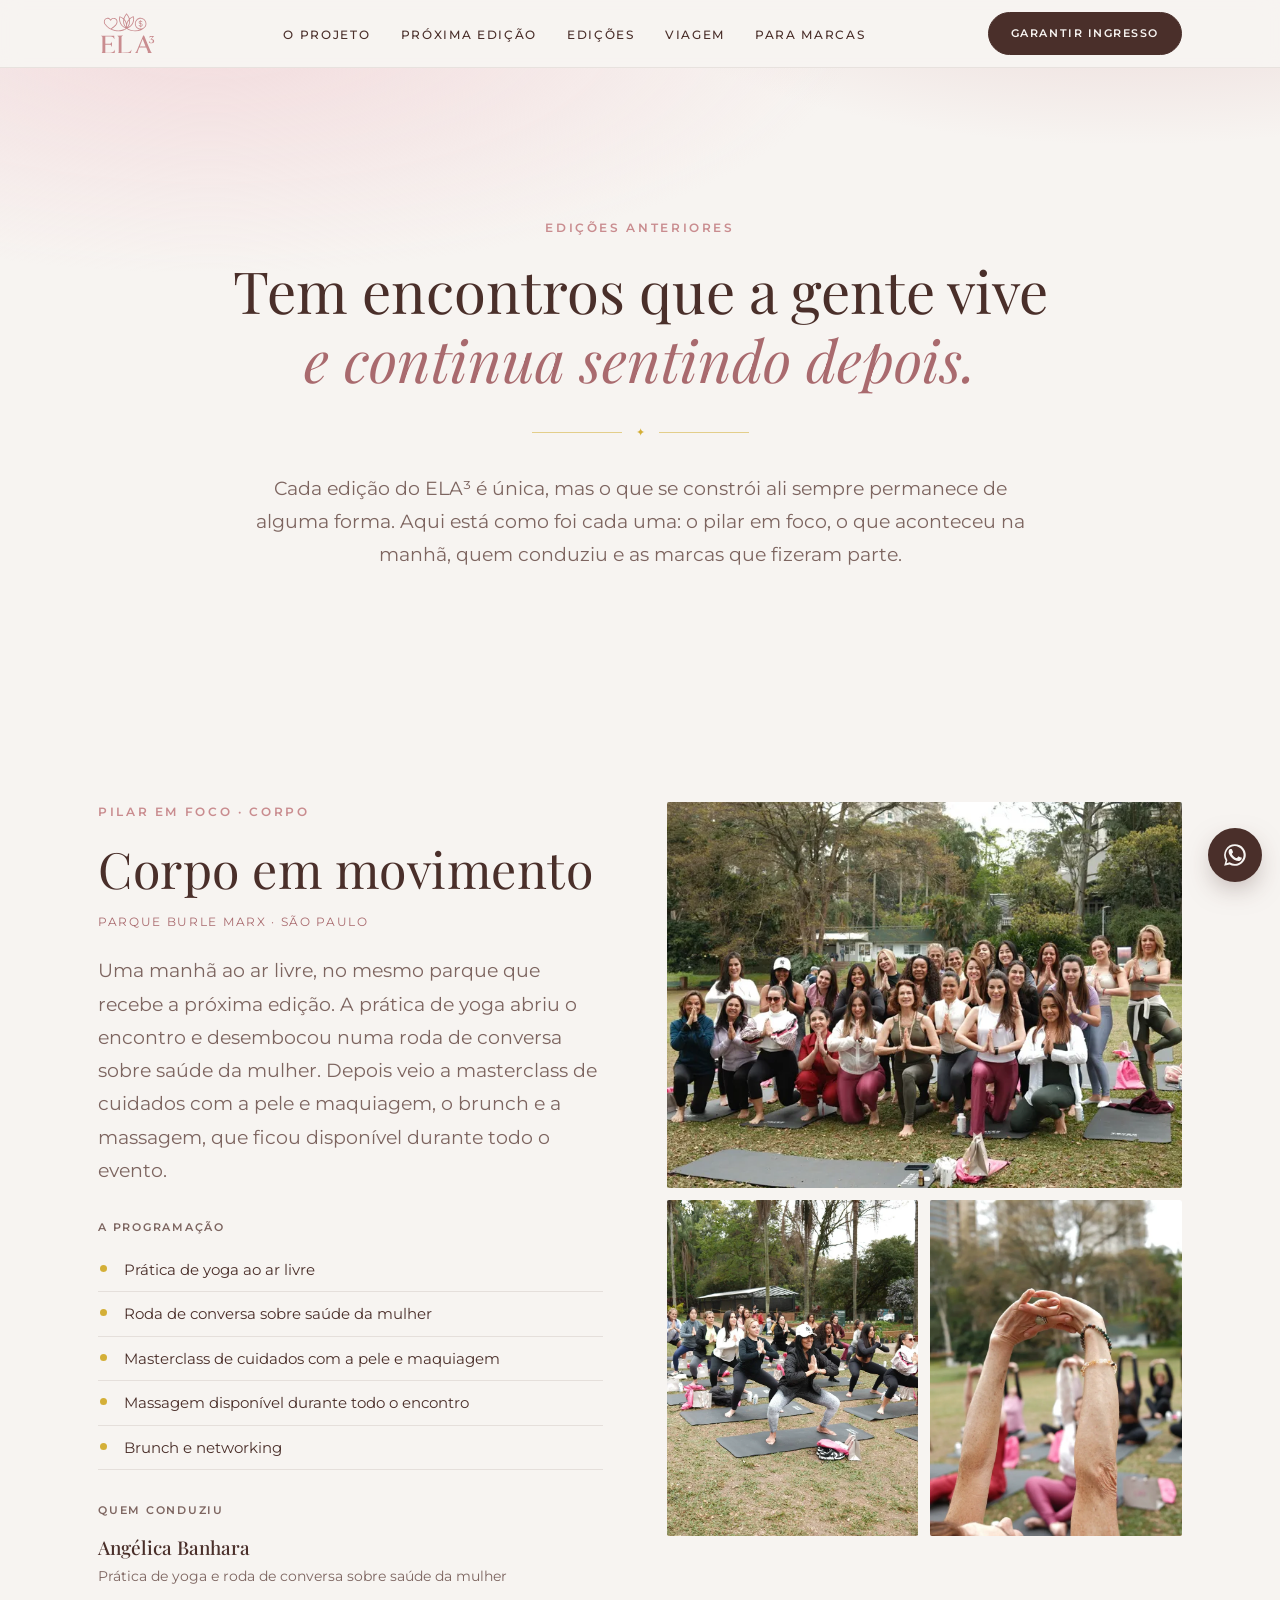
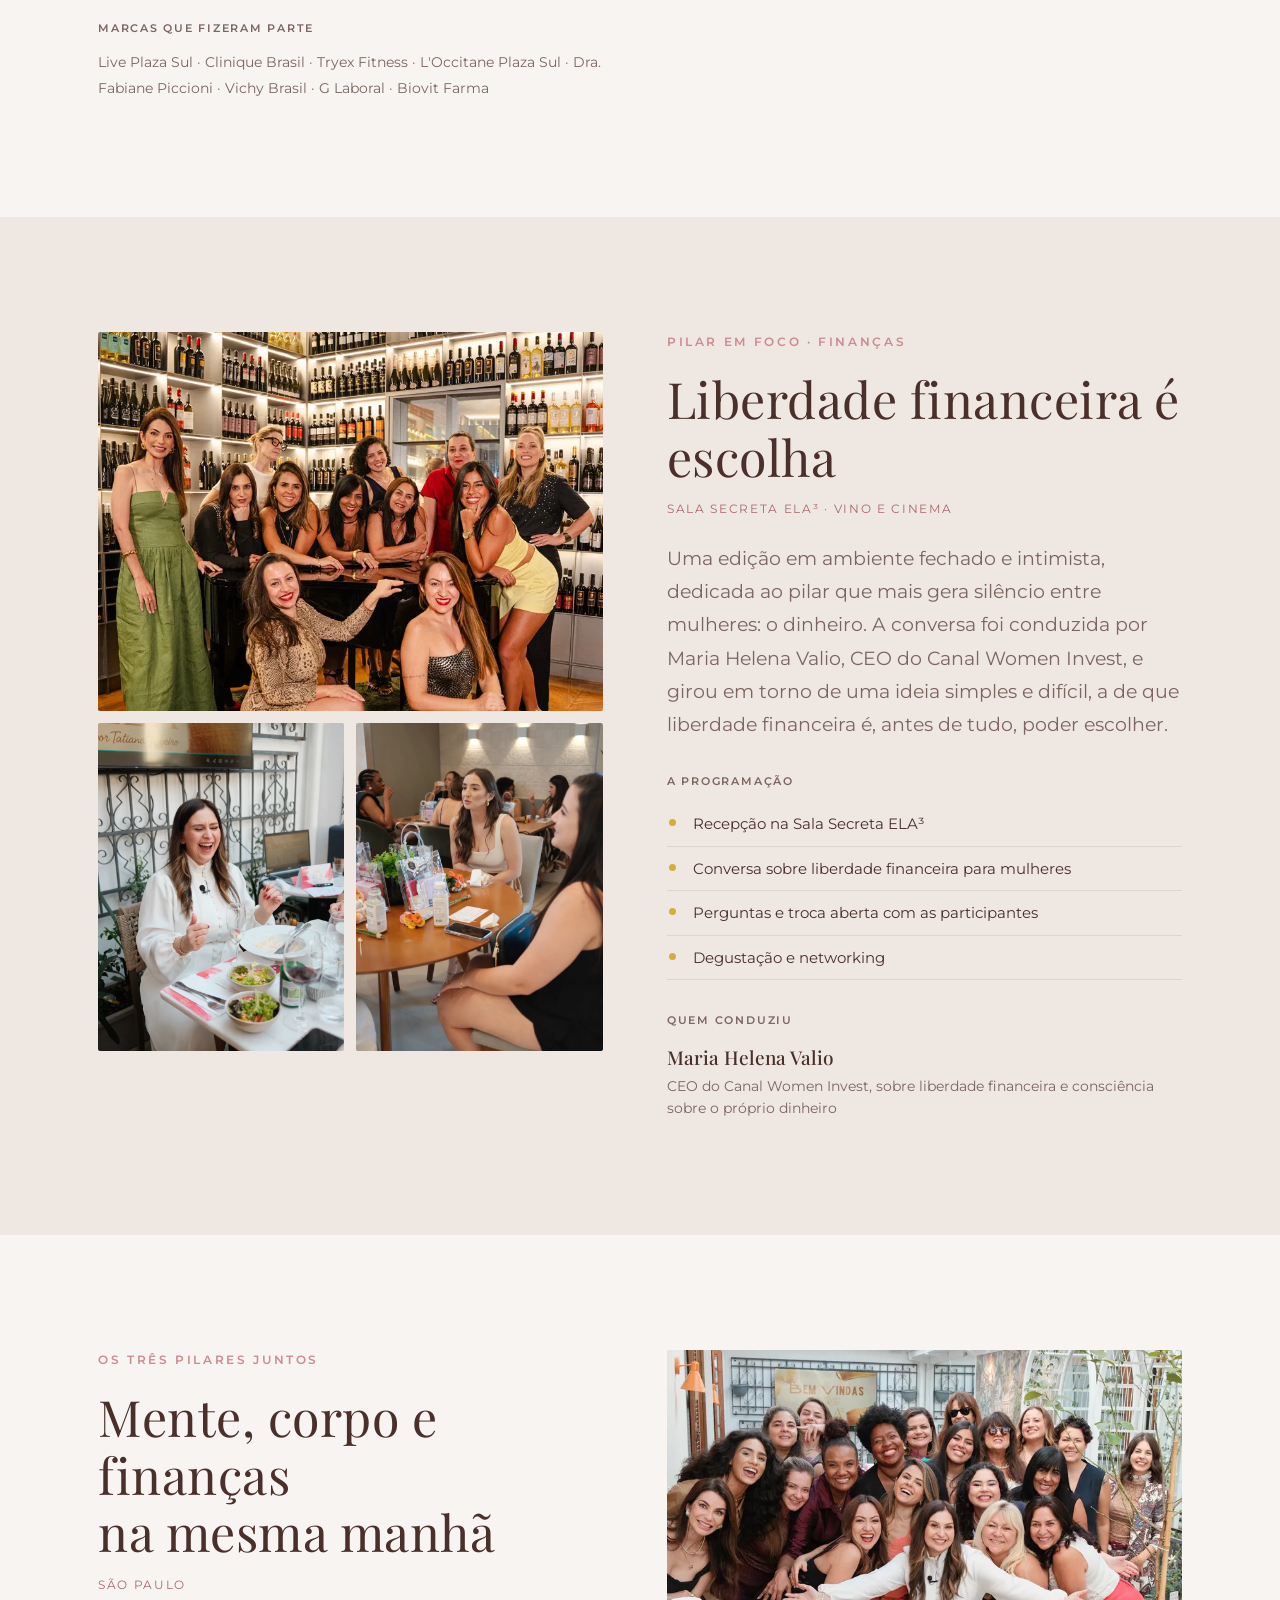
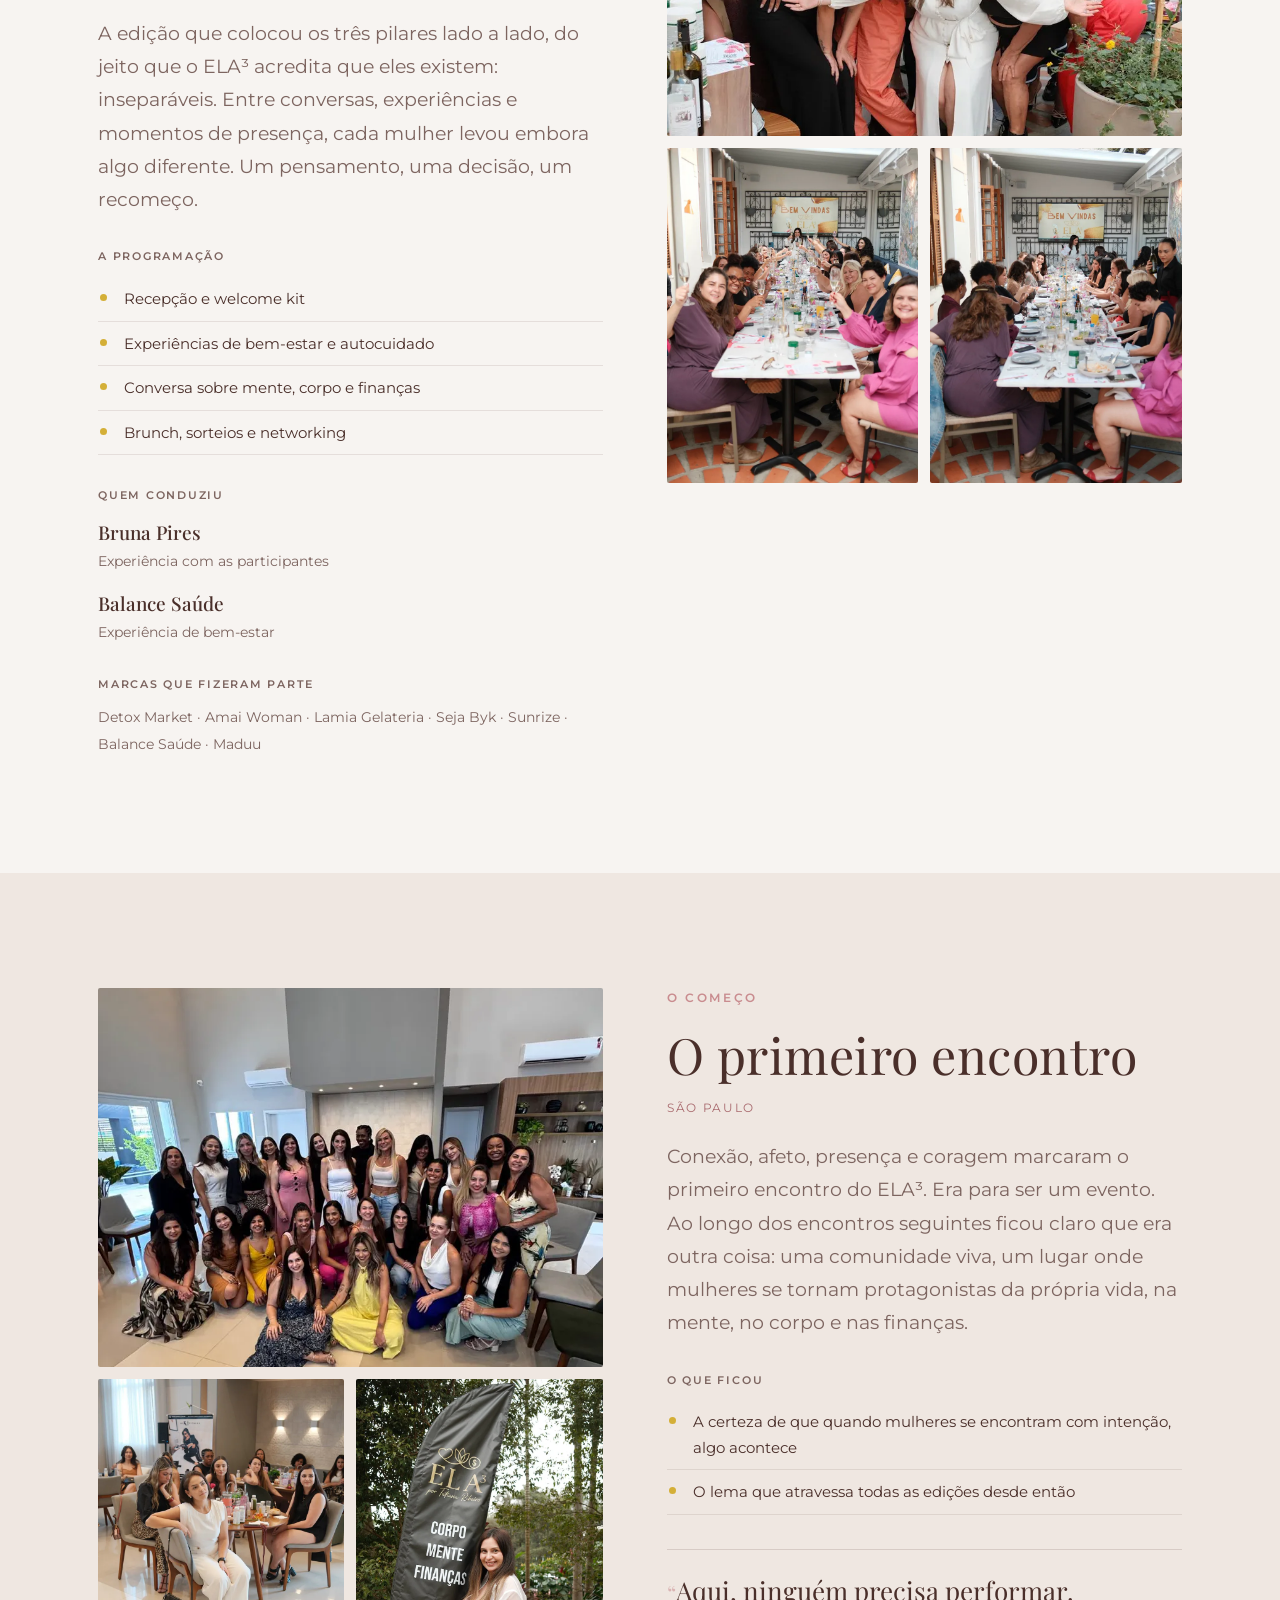
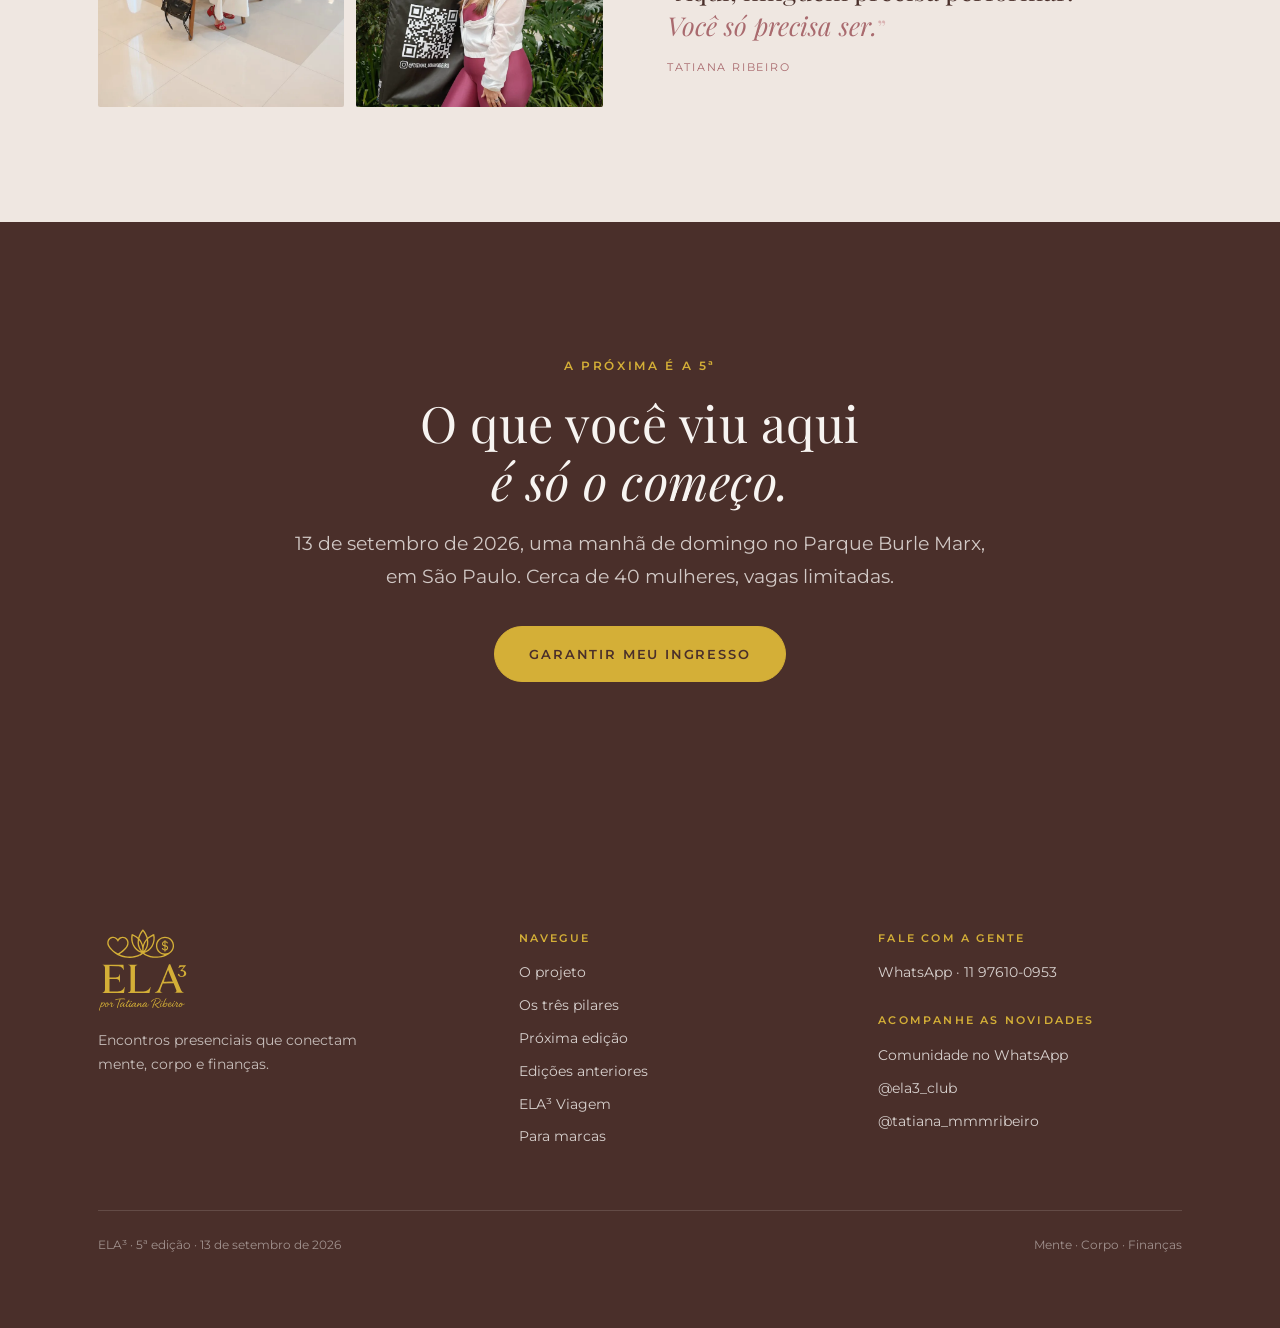
<file: edicoes.html>
<!doctype html>
<html lang="pt-BR">
<head>
<meta charset="utf-8">
<meta name="viewport" content="width=device-width,initial-scale=1">
<title>Edições anteriores · ELA³</title>
<meta name="description" content="Como foi cada encontro do ELA³: o pilar em foco, a programação, quem conduziu e as marcas que fizeram parte. Yoga no Parque Burle Marx, roda de conversa sobre saúde da mulher, Sala Secreta sobre liberdade financeira e mais.">
<meta name="theme-color" content="#f7f4f1">
<link rel="canonical" href="https://ela3.com.br/edicoes.html">

<meta property="og:type" content="website">
<meta property="og:url" content="https://ela3.com.br/edicoes.html">
<meta property="og:locale" content="pt_BR">
<meta property="og:site_name" content="ELA³ Experience">
<meta property="og:title" content="Edições anteriores · ELA³">
<meta property="og:description" content="Tem encontros que a gente vive e continua sentindo depois. Como foi cada edição do ELA³.">
<meta property="og:image" content="https://ela3.com.br/assets/img/ed-parque-grupo.webp">
<meta name="twitter:card" content="summary_large_image">

<link rel="icon" href="assets/svg/logo-rosa.svg" type="image/svg+xml">
<link rel="preconnect" href="https://fonts.googleapis.com">
<link rel="preconnect" href="https://fonts.gstatic.com" crossorigin>
<link href="https://fonts.googleapis.com/css2?family=Montserrat:wght@300;400;500;600&family=Playfair+Display:ital,wght@0,400;0,500;1,400&display=swap" rel="stylesheet">
<link rel="stylesheet" href="assets/css/style.css">
<script>document.documentElement.className+=" js";</script>
</head>
<body>

<!-- ============ NAV ============ -->
<header class="nav">
  <div class="nav__in">
    <a class="nav__logo" href="index.html" aria-label="ELA³, por Tatiana Ribeiro">
      <img src="assets/svg/marca-rosa.svg" alt="ELA³ por Tatiana Ribeiro" width="112" height="71">
    </a>
    <nav aria-label="Seções do site">
      <ul class="nav__links">
        <li><a href="index.html#sobre">O projeto</a></li>
        <li><a href="index.html#experiencia">Próxima edição</a></li>
        <li><a href="edicoes.html" aria-current="page">Edições</a></li>
        <li><a href="viagem.html">Viagem</a></li>
        <li><a href="parceiros.html">Para marcas</a></li>
      </ul>
    </nav>
    <a class="btn btn--solid" href="index.html#ingresso">Garantir ingresso</a>
  </div>
</header>

<main id="topo">

<!-- ============ ABERTURA ============ -->
<section class="sec sec--capa">
  <div class="wrap">
    <div class="capa reveal">
      <p class="eyebrow">Edições anteriores</p>
      <h1>Tem encontros que a gente vive<br><em>e continua sentindo depois.</em></h1>
      <div class="rule"><span>✦</span></div>
      <p class="lead">Cada edição do ELA³ é única, mas o que se constrói ali sempre permanece de alguma forma. Aqui está como foi cada uma: o pilar em foco, o que aconteceu na manhã, quem conduziu e as marcas que fizeram parte.</p>
    </div>
  </div>
</section>

<!-- ============ EDIÇÃO · CORPO EM MOVIMENTO ============ -->
<section class="sec ed">
  <div class="wrap">
    <div class="ed__grid">
      <div class="ed__txt reveal">
        <p class="eyebrow">Pilar em foco · Corpo</p>
        <h2>Corpo em movimento</h2>
        <p class="ed__local">Parque Burle Marx · São Paulo</p>
        <p class="lead">Uma manhã ao ar livre, no mesmo parque que recebe a próxima edição. A prática de yoga abriu o encontro e desembocou numa roda de conversa sobre saúde da mulher. Depois veio a masterclass de cuidados com a pele e maquiagem, o brunch e a massagem, que ficou disponível durante todo o evento.</p>

        <h3 class="ed__sub">A programação</h3>
        <ul class="ed__lista">
          <li>Prática de yoga ao ar livre</li>
          <li>Roda de conversa sobre saúde da mulher</li>
          <li>Masterclass de cuidados com a pele e maquiagem</li>
          <li>Massagem disponível durante todo o encontro</li>
          <li>Brunch e networking</li>
        </ul>

        <h3 class="ed__sub">Quem conduziu</h3>
        <ul class="ed__gente">
          <li><b>Angélica Banhara</b><span>Prática de yoga e roda de conversa sobre saúde da mulher</span></li>
        </ul>

        <h3 class="ed__sub">Marcas que fizeram parte</h3>
        <p class="ed__marcas">Live Plaza Sul · Clinique Brasil · Tryex Fitness · L'Occitane Plaza Sul · Dra. Fabiane Piccioni · Vichy Brasil · G Laboral · Biovit Farma</p>
      </div>

      <div class="ed__fotos reveal">
        <figure class="ed-a"><img src="assets/img/ed-parque-grupo.webp" srcset="assets/img/ed-parque-grupo-sm.webp 800w, assets/img/ed-parque-grupo.webp 1600w" sizes="(max-width:900px) 100vw, 44vw" alt="Participantes reunidas no gramado do Parque Burle Marx ao final da prática" loading="lazy"></figure>
        <figure class="ed-b"><img src="assets/img/ed-parque-pratica.webp" srcset="assets/img/ed-parque-pratica-sm.webp 800w, assets/img/ed-parque-pratica.webp 1066w" style="--pos:44%" data-pos sizes="(max-width:900px) 50vw, 22vw" alt="Grupo em prática de yoga sobre os tapetes, no parque" loading="lazy"></figure>
        <figure class="ed-b"><img src="assets/img/ed-parque-maos.webp" srcset="assets/img/ed-parque-maos-sm.webp 800w, assets/img/ed-parque-maos.webp 1066w" style="--pos:40%" data-pos sizes="(max-width:900px) 50vw, 22vw" alt="Mãos erguidas durante a prática de yoga ao ar livre" loading="lazy"></figure>
      </div>
    </div>
  </div>
</section>

<!-- ============ EDIÇÃO · LIBERDADE FINANCEIRA ============ -->
<section class="sec sec--creme ed">
  <div class="wrap">
    <div class="ed__grid ed__grid--inv">
      <div class="ed__txt reveal">
        <p class="eyebrow">Pilar em foco · Finanças</p>
        <h2>Liberdade financeira é escolha</h2>
        <p class="ed__local">Sala Secreta ELA³ · Vino e Cinema</p>
        <p class="lead">Uma edição em ambiente fechado e intimista, dedicada ao pilar que mais gera silêncio entre mulheres: o dinheiro. A conversa foi conduzida por Maria Helena Valio, CEO do Canal Women Invest, e girou em torno de uma ideia simples e difícil, a de que liberdade financeira é, antes de tudo, poder escolher.</p>

        <h3 class="ed__sub">A programação</h3>
        <ul class="ed__lista">
          <li>Recepção na Sala Secreta ELA³</li>
          <li>Conversa sobre liberdade financeira para mulheres</li>
          <li>Perguntas e troca aberta com as participantes</li>
          <li>Degustação e networking</li>
        </ul>

        <h3 class="ed__sub">Quem conduziu</h3>
        <ul class="ed__gente">
          <li><b>Maria Helena Valio</b><span>CEO do Canal Women Invest, sobre liberdade financeira e consciência sobre o próprio dinheiro</span></li>
        </ul>
      </div>

      <div class="ed__fotos reveal">
        <figure class="ed-a"><img src="assets/img/ed-adega.webp" srcset="assets/img/ed-adega-sm.webp 800w, assets/img/ed-adega.webp 1068w" style="--pos:42%" data-pos sizes="(max-width:900px) 100vw, 44vw" alt="Participantes reunidas na Sala Secreta ELA³, entre as prateleiras de vinho" loading="lazy"></figure>
        <figure class="ed-b"><img src="assets/img/ed-tati-mesa.webp" srcset="assets/img/ed-tati-mesa-sm.webp 800w, assets/img/ed-tati-mesa.webp 1066w" style="--pos:26%" data-pos sizes="(max-width:900px) 50vw, 22vw" alt="Tatiana Ribeiro durante a conversa com as participantes" loading="lazy"></figure>
        <figure class="ed-b"><img src="assets/img/ed-kits.webp" srcset="assets/img/ed-kits-sm.webp 800w, assets/img/ed-kits.webp 1066w" style="--pos:38%" data-pos sizes="(max-width:900px) 50vw, 22vw" alt="Participantes em conversa ao redor da mesa, com os welcome kits" loading="lazy"></figure>
      </div>
    </div>
  </div>
</section>

<!-- ============ EDIÇÃO · MENTE, CORPO E FINANÇAS ============ -->
<section class="sec ed">
  <div class="wrap">
    <div class="ed__grid">
      <div class="ed__txt reveal">
        <p class="eyebrow">Os três pilares juntos</p>
        <h2>Mente, corpo e finanças<br>na mesma manhã</h2>
        <p class="ed__local">São Paulo</p>
        <p class="lead">A edição que colocou os três pilares lado a lado, do jeito que o ELA³ acredita que eles existem: inseparáveis. Entre conversas, experiências e momentos de presença, cada mulher levou embora algo diferente. Um pensamento, uma decisão, um recomeço.</p>

        <h3 class="ed__sub">A programação</h3>
        <ul class="ed__lista">
          <li>Recepção e welcome kit</li>
          <li>Experiências de bem-estar e autocuidado</li>
          <li>Conversa sobre mente, corpo e finanças</li>
          <li>Brunch, sorteios e networking</li>
        </ul>

        <h3 class="ed__sub">Quem conduziu</h3>
        <ul class="ed__gente">
          <li><b>Bruna Pires</b><span>Experiência com as participantes</span></li>
          <li><b>Balance Saúde</b><span>Experiência de bem-estar</span></li>
        </ul>

        <h3 class="ed__sub">Marcas que fizeram parte</h3>
        <p class="ed__marcas">Detox Market · Amai Woman · Lamia Gelateria · Seja Byk · Sunrize · Balance Saúde · Maduu</p>
      </div>

      <div class="ed__fotos reveal">
        <figure class="ed-a"><img src="assets/img/ed-jardim.webp" srcset="assets/img/ed-jardim-sm.webp 800w, assets/img/ed-jardim.webp 1066w" style="--pos:34%" data-pos sizes="(max-width:900px) 100vw, 44vw" alt="Participantes reunidas no jardim de inverno durante um encontro do ELA³" loading="lazy"></figure>
        <figure class="ed-b"><img src="assets/img/ed-mesa.webp" srcset="assets/img/ed-mesa-sm.webp 800w, assets/img/ed-mesa.webp 1066w" style="--pos:44%" data-pos sizes="(max-width:900px) 50vw, 22vw" alt="Mesa posta para o brunch, com o painel de boas-vindas ao fundo" loading="lazy"></figure>
        <figure class="ed-b"><img src="assets/img/ed-mesa-alto.webp" srcset="assets/img/ed-mesa-alto-sm.webp 800w, assets/img/ed-mesa-alto.webp 1066w" style="--pos:46%" data-pos sizes="(max-width:900px) 50vw, 22vw" alt="Mesa longa vista de cima, com as participantes em conversa" loading="lazy"></figure>
      </div>
    </div>
  </div>
</section>

<!-- ============ EDIÇÃO · O PRIMEIRO ENCONTRO ============ -->
<section class="sec sec--creme ed">
  <div class="wrap">
    <div class="ed__grid ed__grid--inv">
      <div class="ed__txt reveal">
        <p class="eyebrow">O começo</p>
        <h2>O primeiro encontro</h2>
        <p class="ed__local">São Paulo</p>
        <p class="lead">Conexão, afeto, presença e coragem marcaram o primeiro encontro do ELA³. Era para ser um evento. Ao longo dos encontros seguintes ficou claro que era outra coisa: uma comunidade viva, um lugar onde mulheres se tornam protagonistas da própria vida, na mente, no corpo e nas finanças.</p>

        <h3 class="ed__sub">O que ficou</h3>
        <ul class="ed__lista">
          <li>A certeza de que quando mulheres se encontram com intenção, algo acontece</li>
          <li>O lema que atravessa todas as edições desde então</li>
        </ul>

        <blockquote class="ed__quote">
          <p><span class="frase__asp">“</span>Aqui, ninguém precisa performar.<br><em>Você só precisa ser.</em><span class="frase__asp">”</span></p>
          <cite>Tatiana Ribeiro</cite>
        </blockquote>
      </div>

      <div class="ed__fotos reveal">
        <figure class="ed-a"><img src="assets/img/ed-sala-grupo.webp" srcset="assets/img/ed-sala-grupo-sm.webp 800w, assets/img/ed-sala-grupo.webp 960w" style="--pos:40%" data-pos sizes="(max-width:900px) 100vw, 44vw" alt="Grupo de participantes reunidas no encerramento de um encontro do ELA³" loading="lazy"></figure>
        <figure class="ed-b"><img src="assets/img/ed-sala-roda.webp" srcset="assets/img/ed-sala-roda-sm.webp 800w, assets/img/ed-sala-roda.webp 1066w" style="--pos:36%" data-pos sizes="(max-width:900px) 50vw, 22vw" alt="Participantes sentadas em roda durante a conversa" loading="lazy"></figure>
        <figure class="ed-b"><img src="assets/img/ed-parque-bandeira.webp" srcset="assets/img/ed-parque-bandeira-sm.webp 800w, assets/img/ed-parque-bandeira.webp 1066w" style="--pos:30%" data-pos sizes="(max-width:900px) 50vw, 22vw" alt="Bandeira do ELA³ com os três pilares, montada no parque" loading="lazy"></figure>
      </div>
    </div>
  </div>
</section>

<!-- ============ CHAMADA FINAL ============ -->
<section class="sec sec--choc" id="proxima">
  <div class="wrap">
    <div class="sec__head reveal">
      <p class="eyebrow">A próxima é a 5ª</p>
      <h2>O que você viu aqui<br><em>é só o começo.</em></h2>
      <p class="lead">13 de setembro de 2026, uma manhã de domingo no Parque Burle Marx, em São Paulo. Cerca de 40 mulheres, vagas limitadas.</p>
      <p style="margin-top:32px"><a class="btn btn--gold" href="index.html#ingresso">Garantir meu ingresso</a></p>
    </div>
  </div>
</section>

</main>

<!-- ============ RODAPÉ ============ -->
<footer class="foot">
  <div class="wrap">
    <div class="foot__grid">
      <div>
        <img src="assets/svg/logo-dourado.svg" alt="ELA³ por Tatiana Ribeiro" width="100" height="82">
        <p style="max-width:34ch">Encontros presenciais que conectam mente, corpo e finanças.</p>
      </div>
      <div>
        <h4>Navegue</h4>
        <ul>
          <li><a href="index.html#sobre">O projeto</a></li>
          <li><a href="index.html#pilares">Os três pilares</a></li>
          <li><a href="index.html#experiencia">Próxima edição</a></li>
          <li><a href="edicoes.html">Edições anteriores</a></li>
          <li><a href="viagem.html">ELA³ Viagem</a></li>
          <li><a href="parceiros.html">Para marcas</a></li>
        </ul>
      </div>
      <div>
        <h4>Fale com a gente</h4>
        <ul>
          <li><a href="https://wa.me/5511976100953" target="_blank" rel="noopener">WhatsApp · 11 97610-0953</a></li>
        </ul>

        <h4 class="foot__h4b">Acompanhe as novidades</h4>
        <ul>
          <li><a href="https://chat.whatsapp.com/LwvGQSp4ZxnBvHxgnAwB1E?mode=gi_t" target="_blank" rel="noopener">Comunidade no WhatsApp</a></li>
          <li><a href="https://instagram.com/ela3_club" target="_blank" rel="noopener">@ela3_club</a></li>
          <li><a href="https://instagram.com/tatiana_mmmribeiro" target="_blank" rel="noopener">@tatiana_mmmribeiro</a></li>
        </ul>
      </div>
    </div>
    <div class="foot__fim">
      <span>ELA³ · 5ª edição · 13 de setembro de 2026</span>
      <span>Mente · Corpo · Finanças</span>
    </div>
  </div>
</footer>

<a class="zap" href="https://wa.me/5511976100953?text=Oi%2C%20Tatiana!%20Vim%20pelo%20site%20do%20ELA%C2%B3." target="_blank" rel="noopener" aria-label="Falar no WhatsApp">
  <svg viewBox="0 0 24 24" fill="currentColor" aria-hidden="true"><path d="M17.5 14.4c-.3-.2-1.8-.9-2-1-.3-.1-.5-.2-.7.1-.2.3-.8 1-.9 1.2-.2.2-.3.2-.6.1-.3-.2-1.3-.5-2.4-1.5-.9-.8-1.5-1.8-1.7-2.1-.2-.3 0-.5.1-.6l.5-.5c.1-.2.2-.3.3-.5 0-.2 0-.4 0-.5 0-.2-.7-1.6-.9-2.2-.2-.6-.5-.5-.7-.5h-.6c-.2 0-.5.1-.8.4-.3.3-1 1-1 2.5s1.1 2.9 1.2 3.1c.2.2 2.1 3.2 5.1 4.4.7.3 1.3.5 1.7.6.7.2 1.4.2 1.9.1.6-.1 1.8-.7 2-1.5.3-.7.3-1.4.2-1.5-.1-.2-.3-.2-.6-.4M12 2a10 10 0 0 0-8.6 15.1L2 22l5-1.3A10 10 0 1 0 12 2m0 18.2c-1.6 0-3.2-.4-4.5-1.2l-.3-.2-3 .8.8-2.9-.2-.3A8.2 8.2 0 1 1 12 20.2"/></svg>
</a>

<script>
(function(){
  var els=document.querySelectorAll('.reveal');
  var todos=function(){els.forEach(function(e){e.classList.add('is-in')})};
  if(!('IntersectionObserver' in window)){todos();return}
  var io=new IntersectionObserver(function(entries){
    entries.forEach(function(en){ if(en.isIntersecting){en.target.classList.add('is-in');io.unobserve(en.target)} })
  },{rootMargin:'0px 0px -8% 0px',threshold:.08});
  els.forEach(function(e){io.observe(e)});
  setTimeout(todos,2500);
})();
</script>
</body>
</html>
</file>
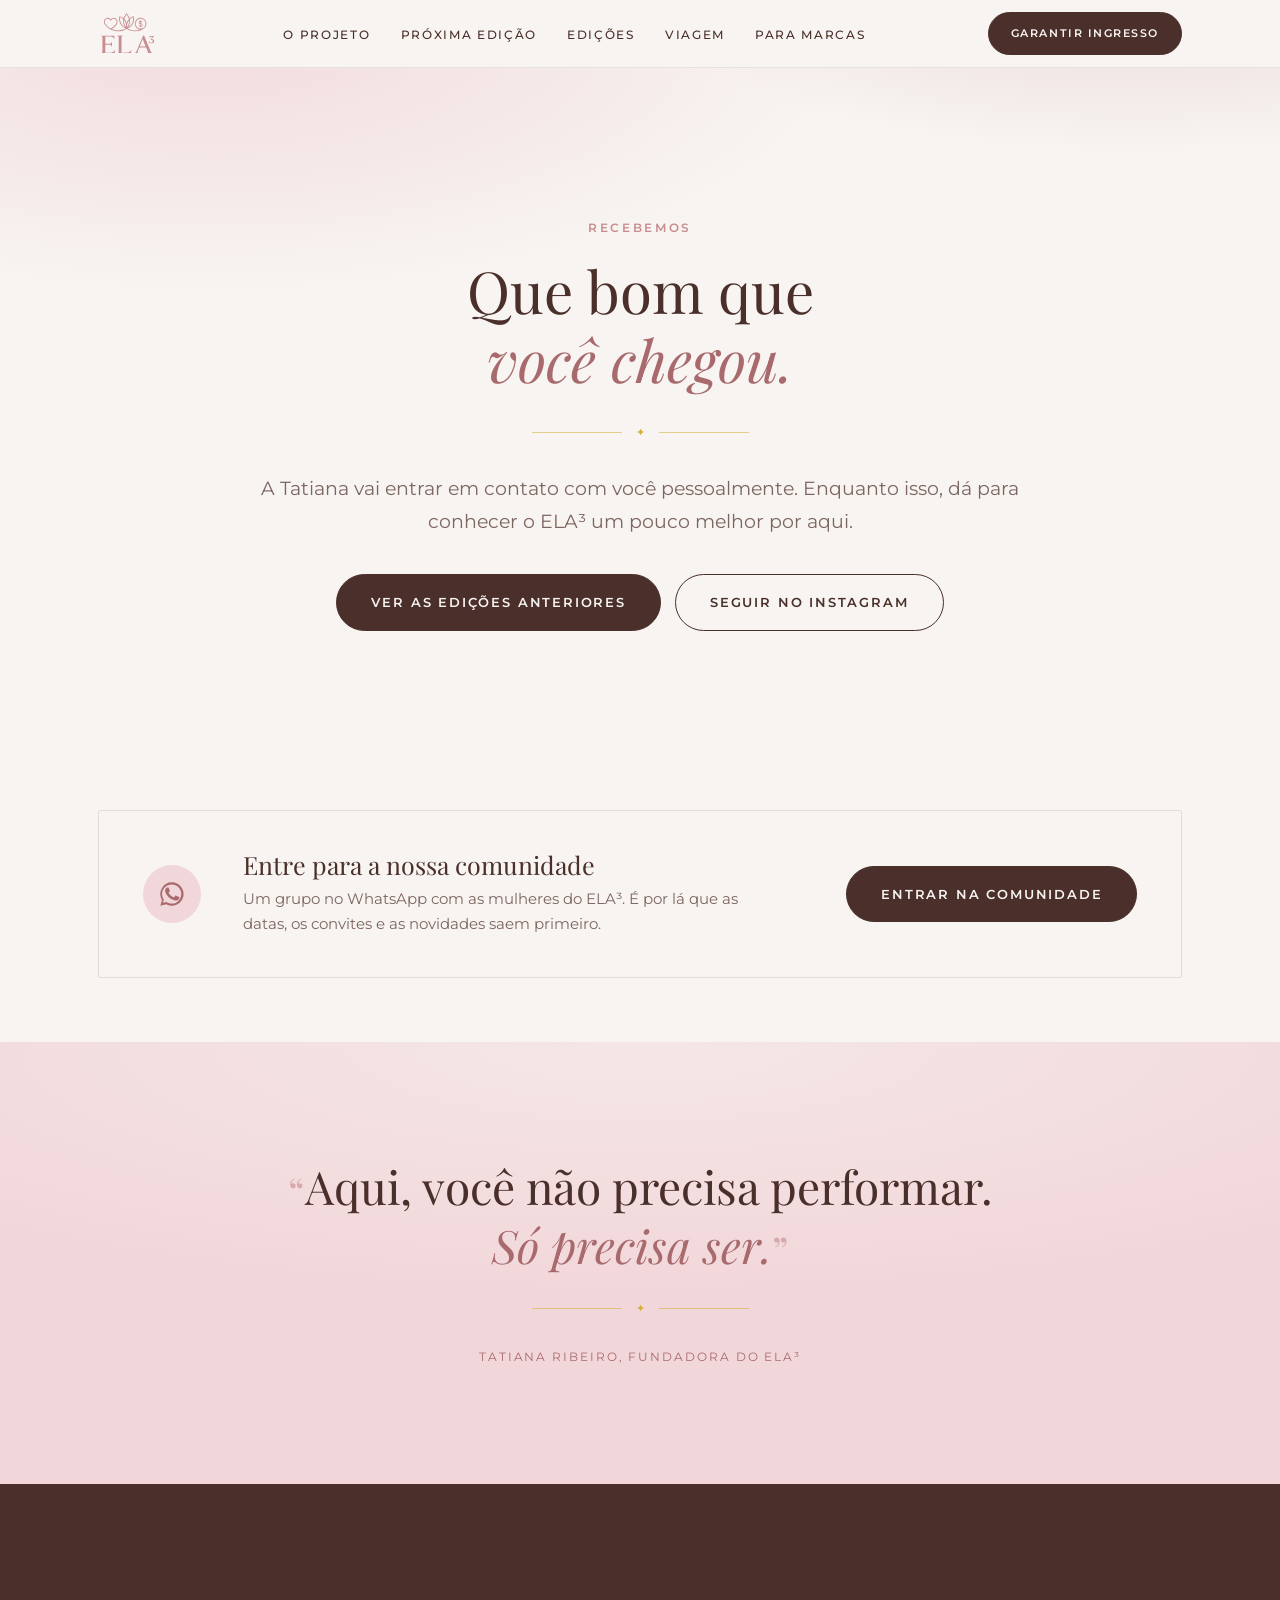
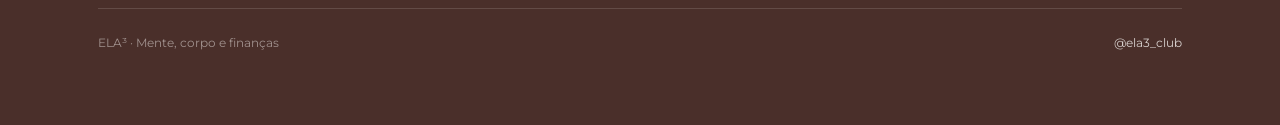
<file: obrigada.html>
<!doctype html>
<html lang="pt-BR">
<head>
<meta charset="utf-8">
<meta name="viewport" content="width=device-width,initial-scale=1">
<title>Recebemos o seu contato · ELA³</title>
<meta name="robots" content="noindex">
<meta name="theme-color" content="#f7f4f1">
<link rel="icon" href="assets/svg/logo-rosa.svg" type="image/svg+xml">
<link rel="preconnect" href="https://fonts.googleapis.com">
<link rel="preconnect" href="https://fonts.gstatic.com" crossorigin>
<link href="https://fonts.googleapis.com/css2?family=Montserrat:wght@300;400;500;600&family=Playfair+Display:ital,wght@0,400;0,500;1,400&display=swap" rel="stylesheet">
<link rel="stylesheet" href="assets/css/style.css">
</head>
<body>

<header class="nav">
  <div class="nav__in">
    <a class="nav__logo" href="index.html" aria-label="ELA³, por Tatiana Ribeiro">
      <img src="assets/svg/marca-rosa.svg" alt="ELA³ por Tatiana Ribeiro" width="112" height="71">
    </a>
    <nav aria-label="Seções do site">
      <ul class="nav__links">
        <li><a href="index.html#sobre">O projeto</a></li>
        <li><a href="index.html#experiencia">Próxima edição</a></li>
        <li><a href="edicoes.html">Edições</a></li>
        <li><a href="viagem.html">Viagem</a></li>
        <li><a href="parceiros.html">Para marcas</a></li>
      </ul>
    </nav>
    <a class="btn btn--solid" href="index.html#ingresso">Garantir ingresso</a>
  </div>
</header>

<main id="topo">
<section class="sec sec--capa">
  <div class="wrap">
    <div class="capa">
      <p class="eyebrow">Recebemos</p>
      <h1>Que bom que<br><em>você chegou.</em></h1>
      <div class="rule"><span>✦</span></div>
      <p class="lead">A Tatiana vai entrar em contato com você pessoalmente. Enquanto isso, dá para conhecer o ELA³ um pouco melhor por aqui.</p>
      <p style="margin-top:36px">
        <a class="btn btn--solid" href="edicoes.html">Ver as edições anteriores</a>
        <a class="btn btn--ghost" href="https://instagram.com/ela3_club" target="_blank" rel="noopener" style="margin-left:10px">Seguir no Instagram</a>
      </p>
    </div>
  </div>
</section>

<section class="sec" style="padding-block:clamp(40px,5.5vw,64px)">
  <div class="wrap">
    <div class="comunidade">
      <div class="comunidade__ico" aria-hidden="true"><svg viewBox="0 0 24 24" fill="currentColor"><path d="M17.5 14.4c-.3-.2-1.8-.9-2-1-.3-.1-.5-.2-.7.1-.2.3-.8 1-.9 1.2-.2.2-.3.2-.6.1-.3-.2-1.3-.5-2.4-1.5-.9-.8-1.5-1.8-1.7-2.1-.2-.3 0-.5.1-.6l.5-.5c.1-.2.2-.3.3-.5 0-.2 0-.4 0-.5 0-.2-.7-1.6-.9-2.2-.2-.6-.5-.5-.7-.5h-.6c-.2 0-.5.1-.8.4-.3.3-1 1-1 2.5s1.1 2.9 1.2 3.1c.2.2 2.1 3.2 5.1 4.4.7.3 1.3.5 1.7.6.7.2 1.4.2 1.9.1.6-.1 1.8-.7 2-1.5.3-.7.3-1.4.2-1.5-.1-.2-.3-.2-.6-.4M12 2a10 10 0 0 0-8.6 15.1L2 22l5-1.3A10 10 0 1 0 12 2m0 18.2c-1.6 0-3.2-.4-4.5-1.2l-.3-.2-3 .8.8-2.9-.2-.3A8.2 8.2 0 1 1 12 20.2"/></svg></div>
      <div>
        <h3>Entre para a nossa comunidade</h3>
        <p>Um grupo no WhatsApp com as mulheres do ELA³. É por lá que as datas, os convites e as novidades saem primeiro.</p>
      </div>
      <a class="btn btn--solid" href="https://chat.whatsapp.com/LwvGQSp4ZxnBvHxgnAwB1E?mode=gi_t" target="_blank" rel="noopener">Entrar na comunidade</a>
    </div>
  </div>
</section>

<section class="sec sec--frase">
  <div class="wrap">
    <blockquote class="frase">
      <p><span class="frase__asp">“</span>Aqui, você não precisa performar.<br><em>Só precisa ser.</em><span class="frase__asp">”</span></p>
      <div class="rule"><span>✦</span></div>
      <cite>Tatiana Ribeiro, fundadora do ELA³</cite>
    </blockquote>
  </div>
</section>
</main>

<footer class="foot">
  <div class="wrap">
    <div class="foot__fim">
      <span>ELA³ · Mente, corpo e finanças</span>
      <span><a href="https://instagram.com/ela3_club" target="_blank" rel="noopener">@ela3_club</a></span>
    </div>
  </div>
</footer>
</body>
</html>
</file>
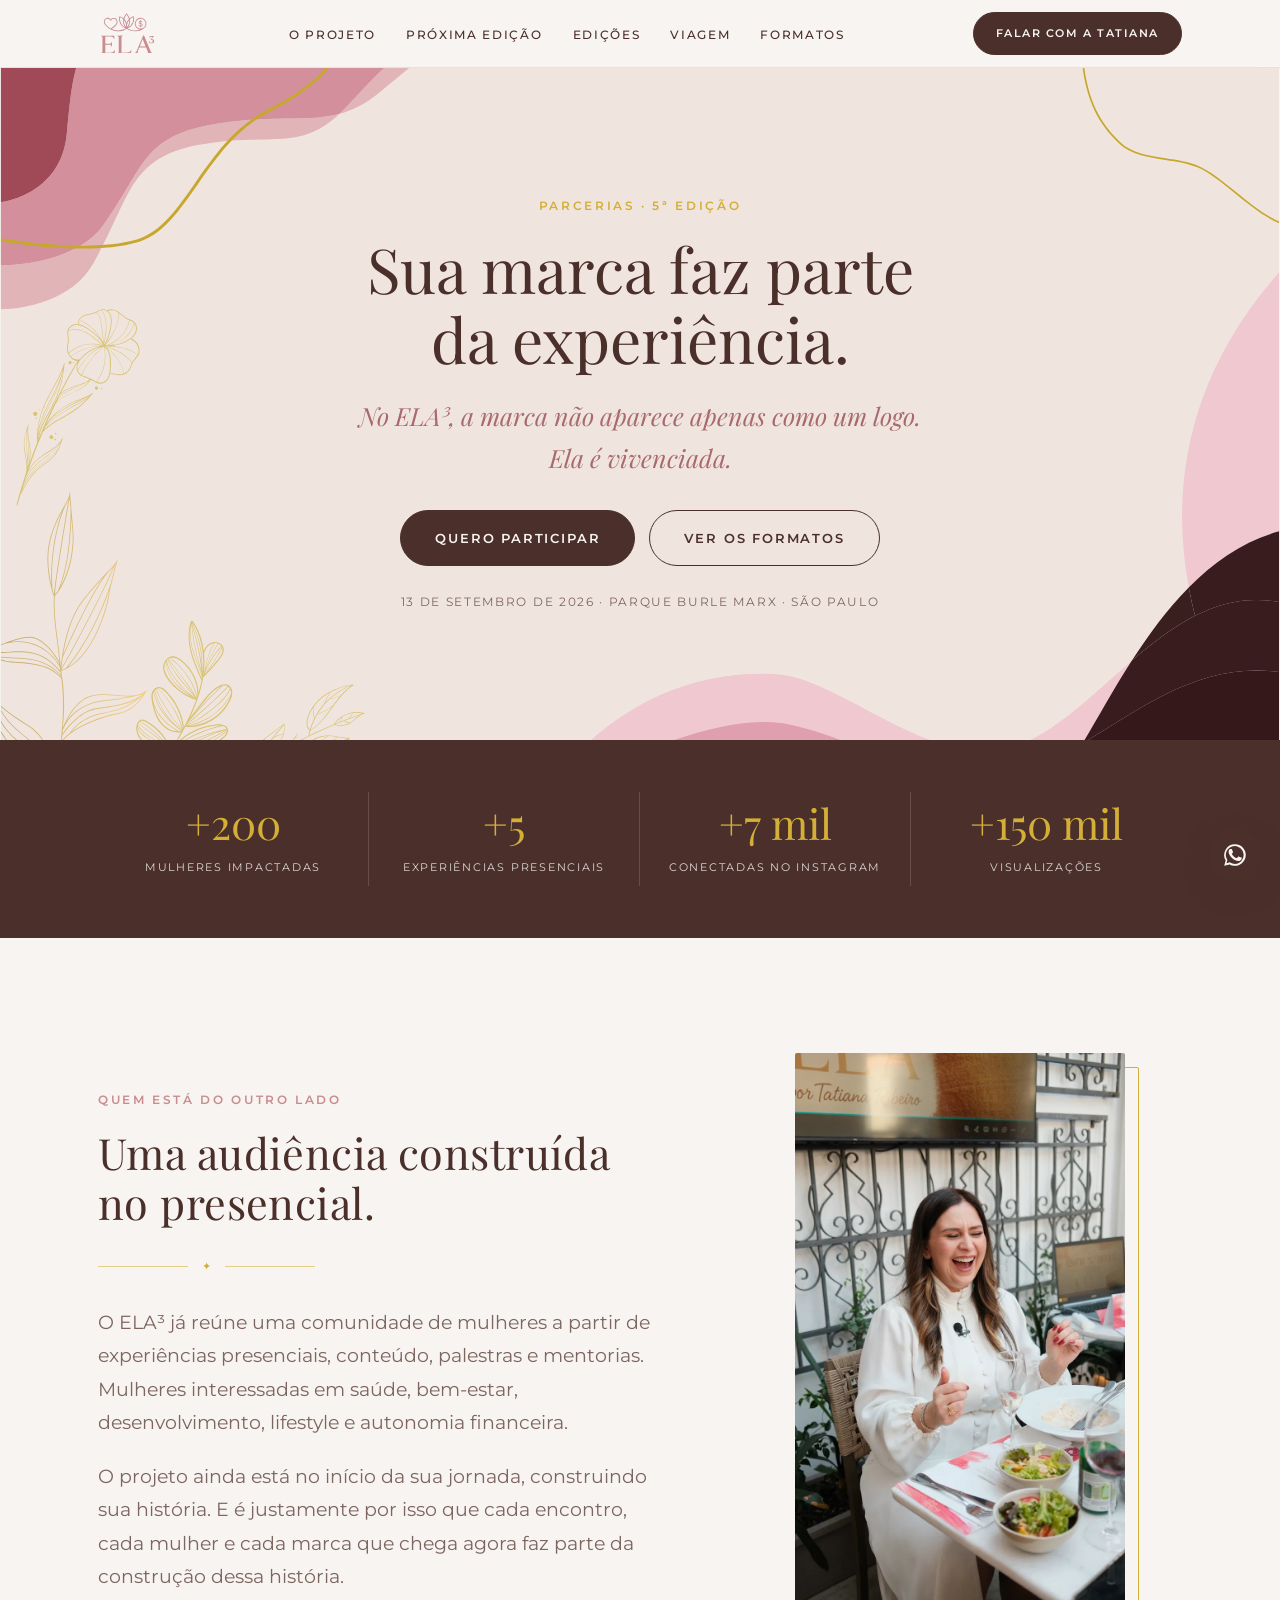
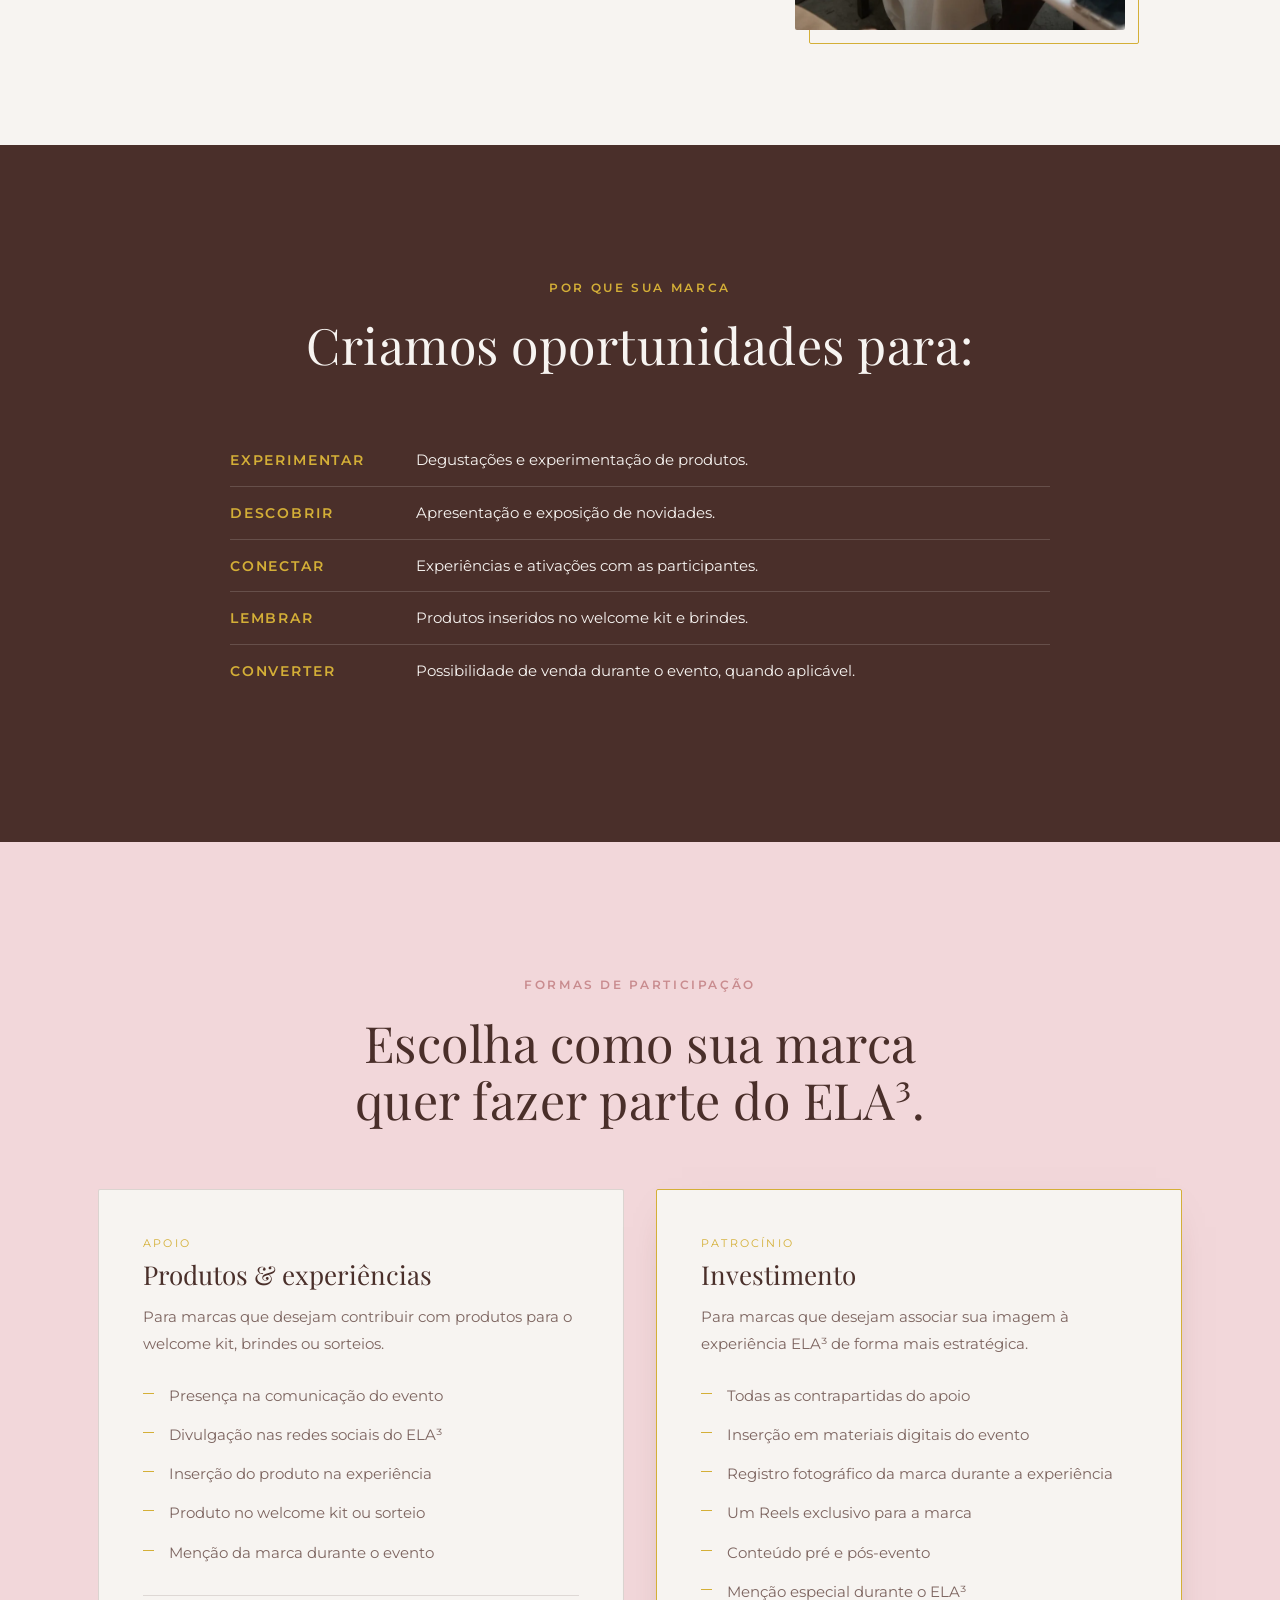
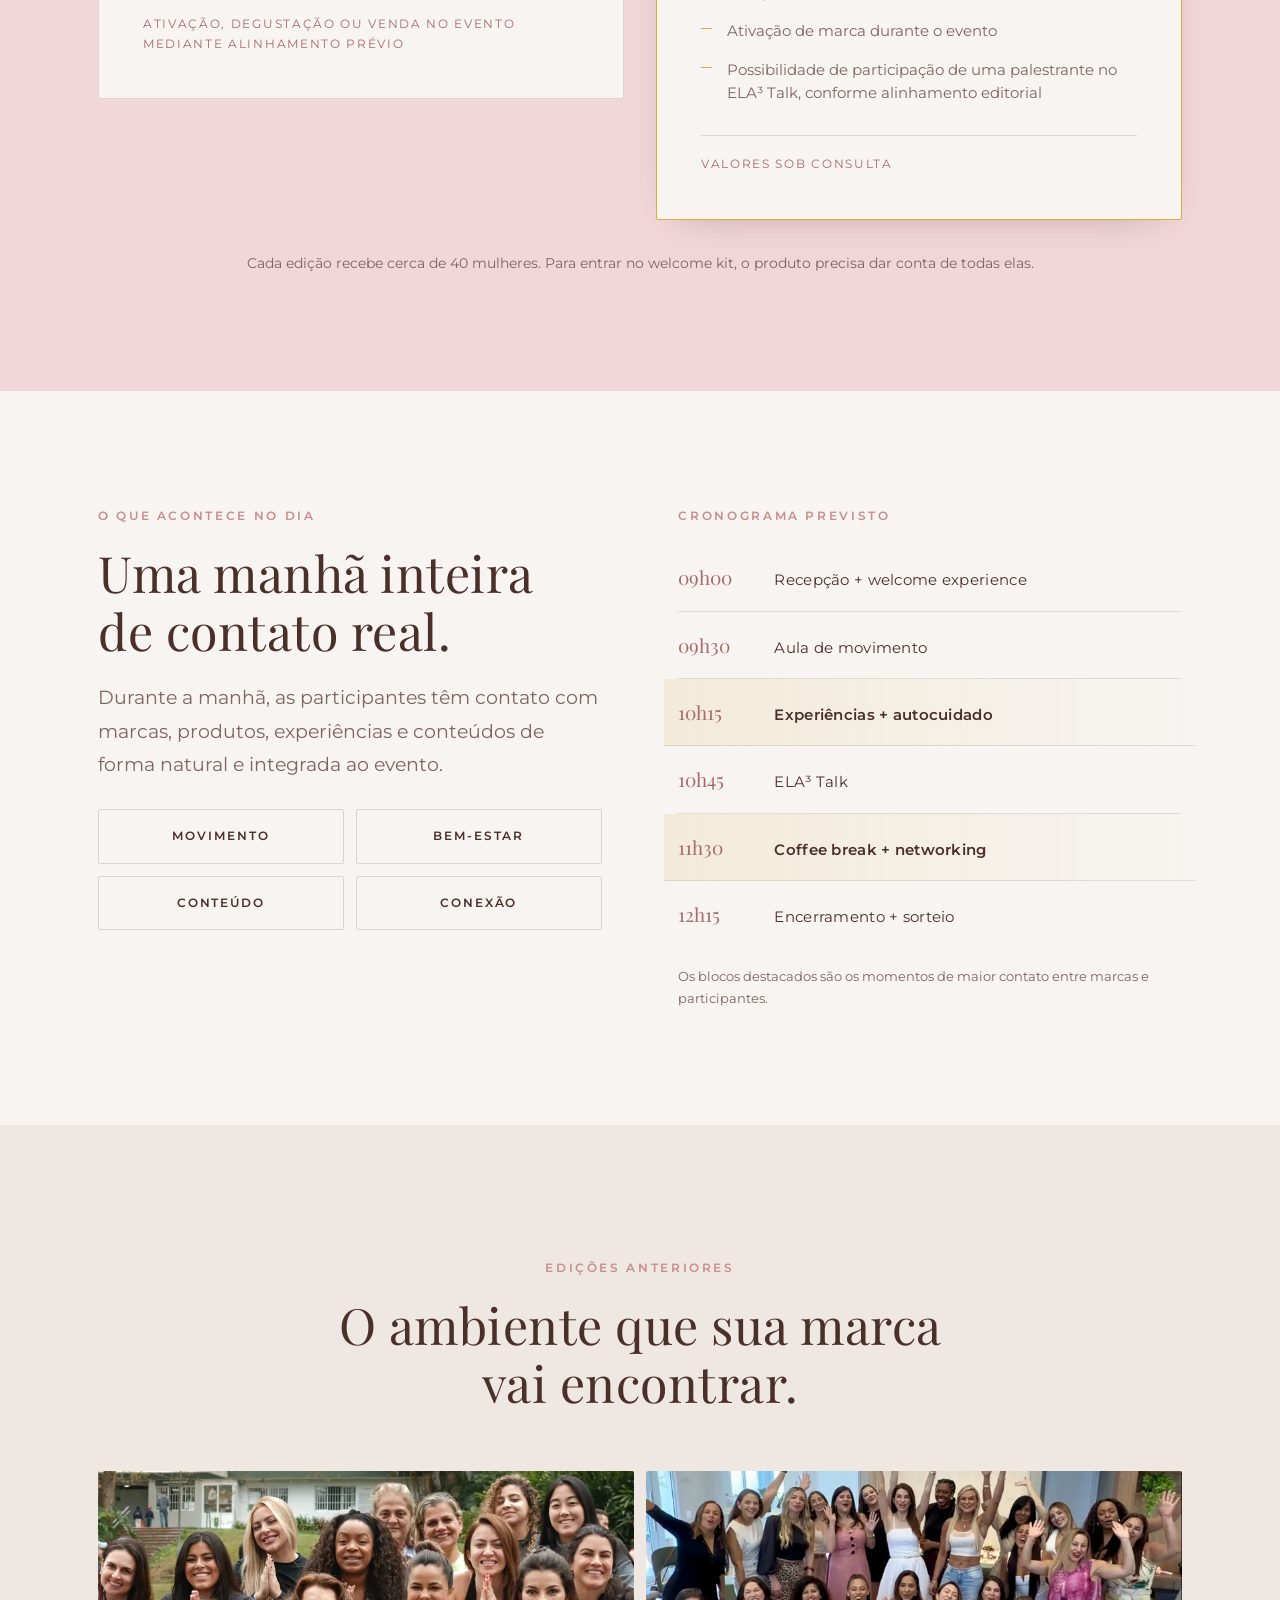
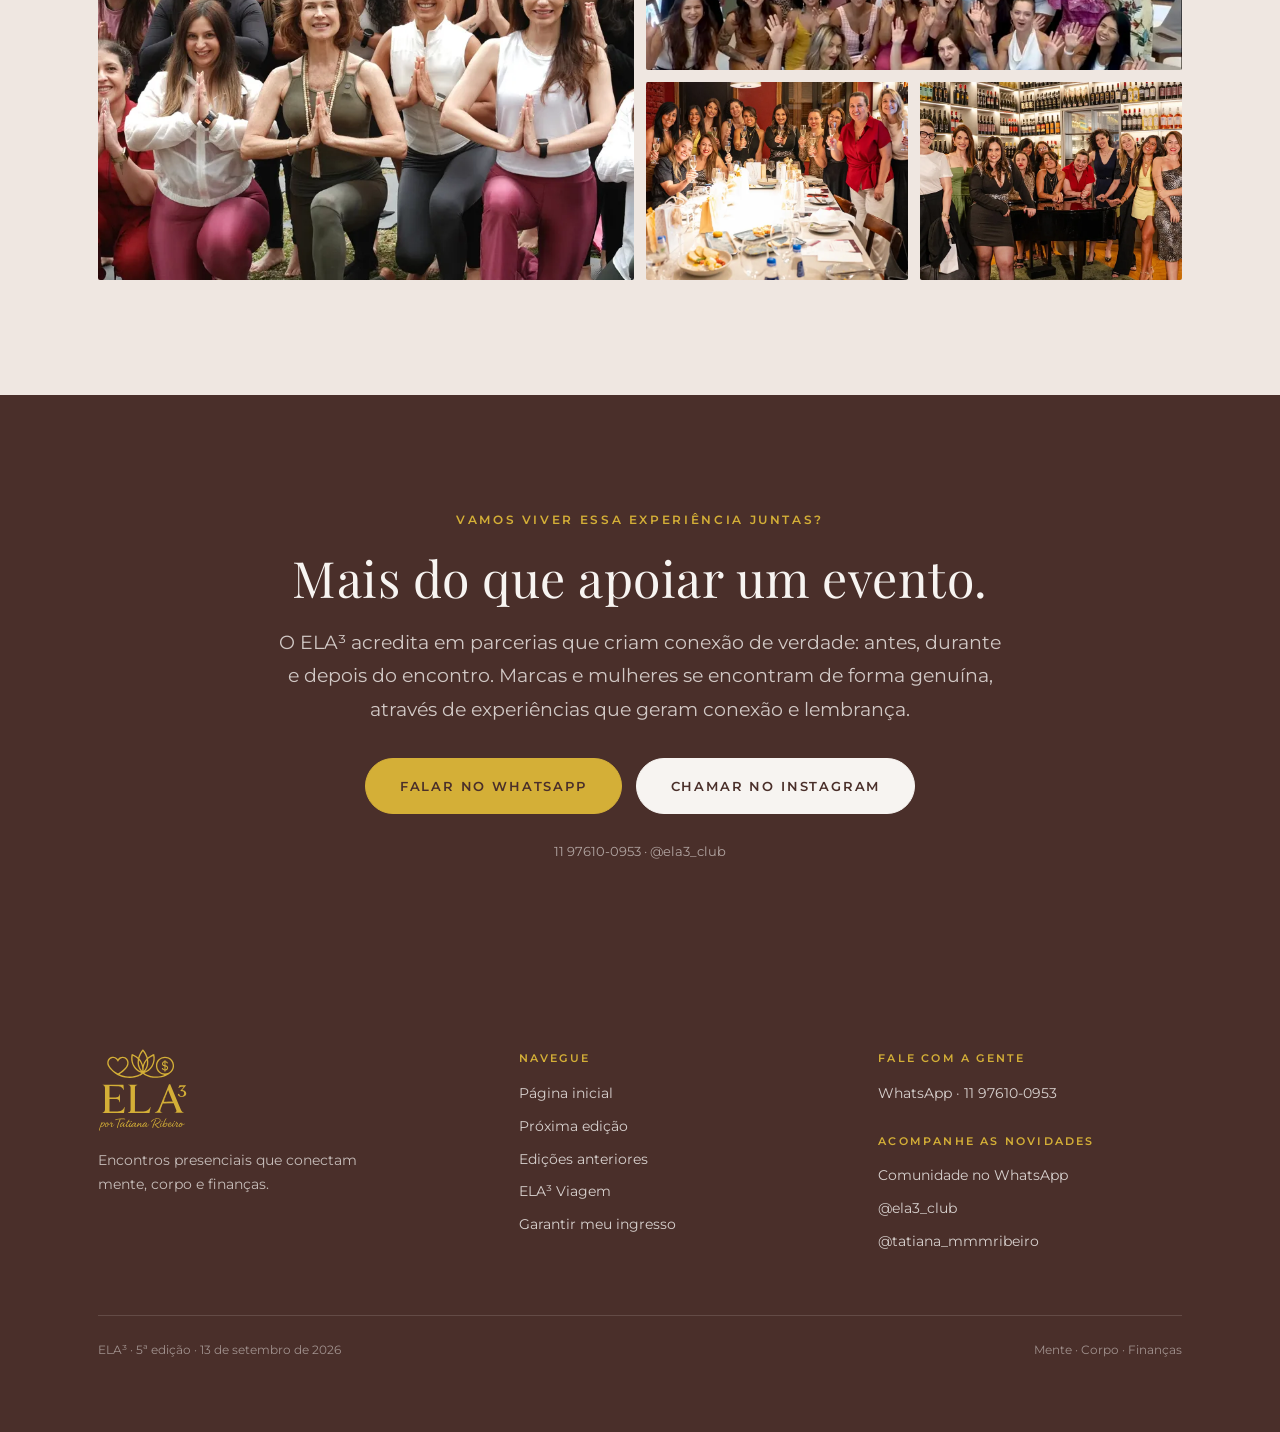
<file: parceiros.html>
<!doctype html>
<html lang="pt-BR">
<head>
<meta charset="utf-8">
<meta name="viewport" content="width=device-width,initial-scale=1">
<title>Sua marca no ELA³ · Parcerias</title>
<meta name="description" content="No ELA³, a marca não aparece apenas como um logo. Ela é vivenciada. Formatos de apoio e patrocínio para a 5ª edição, em 13 de setembro de 2026, no Parque Burle Marx.">
<meta name="theme-color" content="#f7f4f1">
<link rel="canonical" href="https://ela3.com.br/parceiros.html">

<meta property="og:type" content="website">
<meta property="og:url" content="https://ela3.com.br/parceiros.html">
<meta property="og:locale" content="pt_BR">
<meta property="og:site_name" content="ELA³ Experience">
<meta property="og:title" content="Sua marca no ELA³">
<meta property="og:description" content="Uma manhã com cerca de 40 mulheres, no Parque Burle Marx. Formatos de apoio e patrocínio para a 5ª edição.">
<meta property="og:image" content="https://ela3.com.br/assets/img/parque-banner.webp">
<meta name="twitter:card" content="summary_large_image">

<link rel="icon" href="assets/svg/logo-rosa.svg" type="image/svg+xml">
<link rel="preconnect" href="https://fonts.googleapis.com">
<link rel="preconnect" href="https://fonts.gstatic.com" crossorigin>
<link href="https://fonts.googleapis.com/css2?family=Montserrat:wght@300;400;500;600&family=Playfair+Display:ital,wght@0,400;0,500;1,400&display=swap" rel="stylesheet">
<link rel="stylesheet" href="assets/css/style.css">
<script>document.documentElement.className+=" js";</script>
</head>
<body>

<header class="nav">
  <div class="nav__in">
    <a class="nav__logo" href="index.html" aria-label="ELA³, por Tatiana Ribeiro">
      <img src="assets/svg/marca-rosa.svg" alt="ELA³ por Tatiana Ribeiro" width="112" height="71">
    </a>
    <nav aria-label="Seções do site">
      <ul class="nav__links">
        <li><a href="index.html#sobre">O projeto</a></li>
        <li><a href="index.html#experiencia">Próxima edição</a></li>
        <li><a href="edicoes.html">Edições</a></li>
        <li><a href="viagem.html">Viagem</a></li>
        <li><a href="#formatos">Formatos</a></li>
      </ul>
    </nav>
    <a class="btn btn--solid" href="#falar">Falar com a Tatiana</a>
  </div>
</header>

<main id="topo">

<!-- ============ HERO ============ -->
<section class="hero" style="min-height:auto;padding-block:clamp(70px,10vw,130px)">
  <div class="hero__deco" aria-hidden="true"></div>
  <div class="hero__in">
    <p class="eyebrow eyebrow--gold">Parcerias · 5ª edição</p>
    <h1 style="font-family:var(--serif);font-size:clamp(34px,5.6vw,62px);line-height:1.12;margin:0 0 22px">Sua marca faz parte<br>da experiência.</h1>
    <p class="hero__tag" style="margin-bottom:30px">No ELA³, a marca não aparece apenas como um logo.<br>Ela é vivenciada.</p>
    <div class="hero__ctas">
      <a class="btn btn--solid" href="#falar">Quero participar</a>
      <a class="btn btn--ghost" href="#formatos">Ver os formatos</a>
    </div>
    <p class="hero__vagas">13 de setembro de 2026 · Parque Burle Marx · São Paulo</p>
  </div>
</section>

<!-- ============ NÚMEROS ============ -->
<section class="numeros" aria-label="A comunidade ELA³ em números">
  <div class="wrap">
    <div class="numeros__grid">
      <div class="numeros__item"><span class="numeros__n">+200</span><span class="numeros__l">mulheres impactadas</span></div>
      <div class="numeros__item"><span class="numeros__n">+5</span><span class="numeros__l">experiências presenciais</span></div>
      <div class="numeros__item"><span class="numeros__n">+7 mil</span><span class="numeros__l">conectadas no Instagram</span></div>
      <div class="numeros__item"><span class="numeros__n">+150 mil</span><span class="numeros__l">visualizações</span></div>
    </div>
  </div>
</section>

<!-- ============ QUEM ESTÁ DO OUTRO LADO ============ -->
<section class="sec">
  <div class="wrap">
    <div class="sobre__grid">
      <div class="reveal">
        <p class="eyebrow">Quem está do outro lado</p>
        <h2>Uma audiência construída<br>no presencial.</h2>
        <div class="rule" style="margin-left:0;justify-content:flex-start"><span>✦</span></div>
        <p class="lead">O ELA³ já reúne uma comunidade de mulheres a partir de experiências presenciais, conteúdo, palestras e mentorias. Mulheres interessadas em saúde, bem-estar, desenvolvimento, lifestyle e autonomia financeira.</p>
        <p class="lead">O projeto ainda está no início da sua jornada, construindo sua história. E é justamente por isso que cada encontro, cada mulher e cada marca que chega agora faz parte da construção dessa história.</p>
      </div>
      <div class="sobre__foto sobre__foto--inteira reveal">
        <img src="assets/img/tatiana-marcas.webp" srcset="assets/img/tatiana-marcas-sm.webp 800w, assets/img/tatiana-marcas.webp 916w" sizes="(max-width:860px) 100vw, 30vw" alt="Tatiana Ribeiro, fundadora do ELA³" width="916" height="1600" loading="lazy">
      </div>
    </div>
  </div>
</section>

<!-- ============ OPORTUNIDADES ============ -->
<section class="sec sec--choc">
  <div class="wrap">
    <div class="sec__head reveal">
      <p class="eyebrow">Por que sua marca</p>
      <h2>Criamos oportunidades para:</h2>
    </div>
    <div class="wrap-narrow" style="padding-inline:0">
      <ul class="verbos reveal">
        <li><b>Experimentar</b><span>Degustações e experimentação de produtos.</span></li>
        <li><b>Descobrir</b><span>Apresentação e exposição de novidades.</span></li>
        <li><b>Conectar</b><span>Experiências e ativações com as participantes.</span></li>
        <li><b>Lembrar</b><span>Produtos inseridos no welcome kit e brindes.</span></li>
        <li><b>Converter</b><span>Possibilidade de venda durante o evento, quando aplicável.</span></li>
      </ul>
    </div>
  </div>
</section>

<!-- ============ FORMATOS ============ -->
<section class="sec sec--blush" id="formatos">
  <div class="wrap">
    <div class="sec__head reveal">
      <p class="eyebrow">Formas de participação</p>
      <h2>Escolha como sua marca<br>quer fazer parte do ELA³.</h2>
    </div>

    <div class="planos">
      <div class="plano reveal">
        <p class="plano__tipo">Apoio</p>
        <h3>Produtos &amp; experiências</h3>
        <p class="lead" style="font-size:15px">Para marcas que desejam contribuir com produtos para o welcome kit, brindes ou sorteios.</p>
        <ul>
          <li>Presença na comunicação do evento</li>
          <li>Divulgação nas redes sociais do ELA³</li>
          <li>Inserção do produto na experiência</li>
          <li>Produto no welcome kit ou sorteio</li>
          <li>Menção da marca durante o evento</li>
        </ul>
        <p class="plano__mais">Ativação, degustação ou venda no evento mediante alinhamento prévio</p>
      </div>

      <div class="plano plano--destaque reveal">
        <p class="plano__tipo">Patrocínio</p>
        <h3>Investimento</h3>
        <p class="lead" style="font-size:15px">Para marcas que desejam associar sua imagem à experiência ELA³ de forma mais estratégica.</p>
        <ul>
          <li>Todas as contrapartidas do apoio</li>
          <li>Inserção em materiais digitais do evento</li>
          <li>Registro fotográfico da marca durante a experiência</li>
          <li>Um Reels exclusivo para a marca</li>
          <li>Conteúdo pré e pós-evento</li>
          <li>Menção especial durante o ELA³</li>
          <li>Ativação de marca durante o evento</li>
          <li>Possibilidade de participação de uma palestrante no ELA³ Talk, conforme alinhamento editorial</li>
        </ul>
        <p class="plano__mais">Valores sob consulta</p>
      </div>
    </div>

    <p class="reveal" style="text-align:center;margin-top:32px;font-size:14px;color:var(--texto-suave)">
      Cada edição recebe cerca de 40 mulheres. Para entrar no welcome kit, o produto precisa dar conta de todas elas.
    </p>
  </div>
</section>

<!-- ============ A MANHÃ ============ -->
<section class="sec">
  <div class="wrap">
    <div class="exp__grid">
      <div class="reveal">
        <p class="eyebrow">O que acontece no dia</p>
        <h2>Uma manhã inteira<br>de contato real.</h2>
        <p class="lead" style="margin-top:22px">Durante a manhã, as participantes têm contato com marcas, produtos, experiências e conteúdos de forma natural e integrada ao evento.</p>
        <div class="selos">
          <div class="selo">Movimento</div>
          <div class="selo">Bem-estar</div>
          <div class="selo">Conteúdo</div>
          <div class="selo">Conexão</div>
        </div>
      </div>
      <div class="reveal">
        <p class="eyebrow">Cronograma previsto</p>
        <ul class="crono">
          <li><time datetime="09:00">09h00</time><span>Recepção + welcome experience</span></li>
          <li><time datetime="09:30">09h30</time><span>Aula de movimento</span></li>
          <li class="is-ela"><time datetime="10:15">10h15</time><span>Experiências + autocuidado</span></li>
          <li><time datetime="10:45">10h45</time><span>ELA³ Talk</span></li>
          <li class="is-ela"><time datetime="11:30">11h30</time><span>Coffee break + networking</span></li>
          <li><time datetime="12:15">12h15</time><span>Encerramento + sorteio</span></li>
        </ul>
        <p style="margin-top:18px;font-size:13px;color:var(--texto-suave)">Os blocos destacados são os momentos de maior contato entre marcas e participantes.</p>
      </div>
    </div>
  </div>
</section>

<!-- ============ GALERIA ============ -->
<section class="sec sec--creme">
  <div class="wrap">
    <div class="sec__head reveal">
      <p class="eyebrow">Edições anteriores</p>
      <h2>O ambiente que sua marca<br>vai encontrar.</h2>
    </div>
    <div class="galeria reveal">
      <figure class="g-a"><img src="assets/img/parque-grupo.webp" srcset="assets/img/parque-grupo-sm.webp 800w, assets/img/parque-grupo.webp 1600w" data-pos style="--pos:62%" sizes="(max-width:820px) 100vw, 46vw" alt="Participantes reunidas na grama ao final da aula de movimento" loading="lazy"></figure>
      <figure class="g-b"><img src="assets/img/salao-grupo.webp" srcset="assets/img/salao-grupo-sm.webp 800w, assets/img/salao-grupo.webp 1600w" data-pos style="--pos:50%" sizes="(max-width:820px) 100vw, 46vw" alt="Participantes celebrando no encerramento de uma edição" loading="lazy"></figure>
      <figure class="g-c"><img src="assets/img/mesa-longa.webp" srcset="assets/img/mesa-longa-sm.webp 800w, assets/img/mesa-longa.webp 1600w" data-pos style="--pos:58%" sizes="(max-width:820px) 50vw, 23vw" alt="Mesa longa posta para as participantes" loading="lazy"></figure>
      <figure class="g-c"><img src="assets/img/adega-grupo.webp" srcset="assets/img/adega-grupo-sm.webp 800w, assets/img/adega-grupo.webp 1600w" data-pos style="--pos:50%" sizes="(max-width:820px) 50vw, 23vw" alt="Encontro do ELA³ realizado em uma adega" loading="lazy"></figure>
    </div>
  </div>
</section>

<!-- ============ CTA ============ -->
<section class="sec sec--choc" id="falar">
  <div class="wrap-narrow cta">
    <div class="reveal">
      <p class="eyebrow">Vamos viver essa experiência juntas?</p>
      <h2>Mais do que apoiar um evento.</h2>
      <p class="lead" style="margin-top:20px">O ELA³ acredita em parcerias que criam conexão de verdade: antes, durante e depois do encontro. Marcas e mulheres se encontram de forma genuína, através de experiências que geram conexão e lembrança.</p>
      <div class="cta__acoes">
        <a class="btn btn--gold" href="https://wa.me/5511976100953?text=Oi%2C%20Tatiana!%20Vim%20pela%20p%C3%A1gina%20de%20parcerias%20e%20quero%20levar%20minha%20marca%20para%20o%20ELA%C2%B3." target="_blank" rel="noopener">Falar no WhatsApp</a>
        <a class="btn btn--light" href="https://instagram.com/ela3_club" target="_blank" rel="noopener">Chamar no Instagram</a>
      </div>
      <p style="margin-top:26px;font-size:13px;color:rgba(247,244,241,.6)">11 97610-0953 · @ela3_club</p>
    </div>
  </div>
</section>

</main>

<footer class="foot">
  <div class="wrap">
    <div class="foot__grid">
      <div>
        <img src="assets/svg/logo-dourado.svg" alt="ELA³ por Tatiana Ribeiro" width="100" height="82">
        <p style="max-width:34ch">Encontros presenciais que conectam mente, corpo e finanças.</p>
      </div>
      <div>
        <h4>Navegue</h4>
        <ul>
          <li><a href="index.html">Página inicial</a></li>
          <li><a href="index.html#experiencia">Próxima edição</a></li>
          <li><a href="edicoes.html">Edições anteriores</a></li>
          <li><a href="viagem.html">ELA³ Viagem</a></li>
          <li><a href="index.html#ingresso">Garantir meu ingresso</a></li>
        </ul>
      </div>
      <div>
        <h4>Fale com a gente</h4>
        <ul>
          <li><a href="https://wa.me/5511976100953" target="_blank" rel="noopener">WhatsApp · 11 97610-0953</a></li>
        </ul>

        <h4 class="foot__h4b">Acompanhe as novidades</h4>
        <ul>
          <li><a href="https://chat.whatsapp.com/LwvGQSp4ZxnBvHxgnAwB1E?mode=gi_t" target="_blank" rel="noopener">Comunidade no WhatsApp</a></li>
          <li><a href="https://instagram.com/ela3_club" target="_blank" rel="noopener">@ela3_club</a></li>
          <li><a href="https://instagram.com/tatiana_mmmribeiro" target="_blank" rel="noopener">@tatiana_mmmribeiro</a></li>
        </ul>
      </div>
    </div>
    <div class="foot__fim">
      <span>ELA³ · 5ª edição · 13 de setembro de 2026</span>
      <span>Mente · Corpo · Finanças</span>
    </div>
  </div>
</footer>

<a class="zap" href="https://wa.me/5511976100953?text=Oi%2C%20Tatiana!%20Vim%20pela%20p%C3%A1gina%20de%20parcerias%20do%20ELA%C2%B3." target="_blank" rel="noopener" aria-label="Falar no WhatsApp">
  <svg viewBox="0 0 24 24" fill="currentColor" aria-hidden="true"><path d="M17.5 14.4c-.3-.2-1.8-.9-2-1-.3-.1-.5-.2-.7.1-.2.3-.8 1-.9 1.2-.2.2-.3.2-.6.1-.3-.2-1.3-.5-2.4-1.5-.9-.8-1.5-1.8-1.7-2.1-.2-.3 0-.5.1-.6l.5-.5c.1-.2.2-.3.3-.5 0-.2 0-.4 0-.5 0-.2-.7-1.6-.9-2.2-.2-.6-.5-.5-.7-.5h-.6c-.2 0-.5.1-.8.4-.3.3-1 1-1 2.5s1.1 2.9 1.2 3.1c.2.2 2.1 3.2 5.1 4.4.7.3 1.3.5 1.7.6.7.2 1.4.2 1.9.1.6-.1 1.8-.7 2-1.5.3-.7.3-1.4.2-1.5-.1-.2-.3-.2-.6-.4M12 2a10 10 0 0 0-8.6 15.1L2 22l5-1.3A10 10 0 1 0 12 2m0 18.2c-1.6 0-3.2-.4-4.5-1.2l-.3-.2-3 .8.8-2.9-.2-.3A8.2 8.2 0 1 1 12 20.2"/></svg>
</a>

<script>
(function(){
  var els=document.querySelectorAll('.reveal');
  var todos=function(){els.forEach(function(e){e.classList.add('is-in')})};
  if(!('IntersectionObserver' in window)){todos();return}
  var io=new IntersectionObserver(function(entries){
    entries.forEach(function(en){ if(en.isIntersecting){en.target.classList.add('is-in');io.unobserve(en.target)} })
  },{rootMargin:'0px 0px -8% 0px',threshold:.08});
  els.forEach(function(e){io.observe(e)});
  // rede de segurança: nada pode ficar invisível
  setTimeout(todos,2500);
})();
</script>
</body>
</html>
</file>
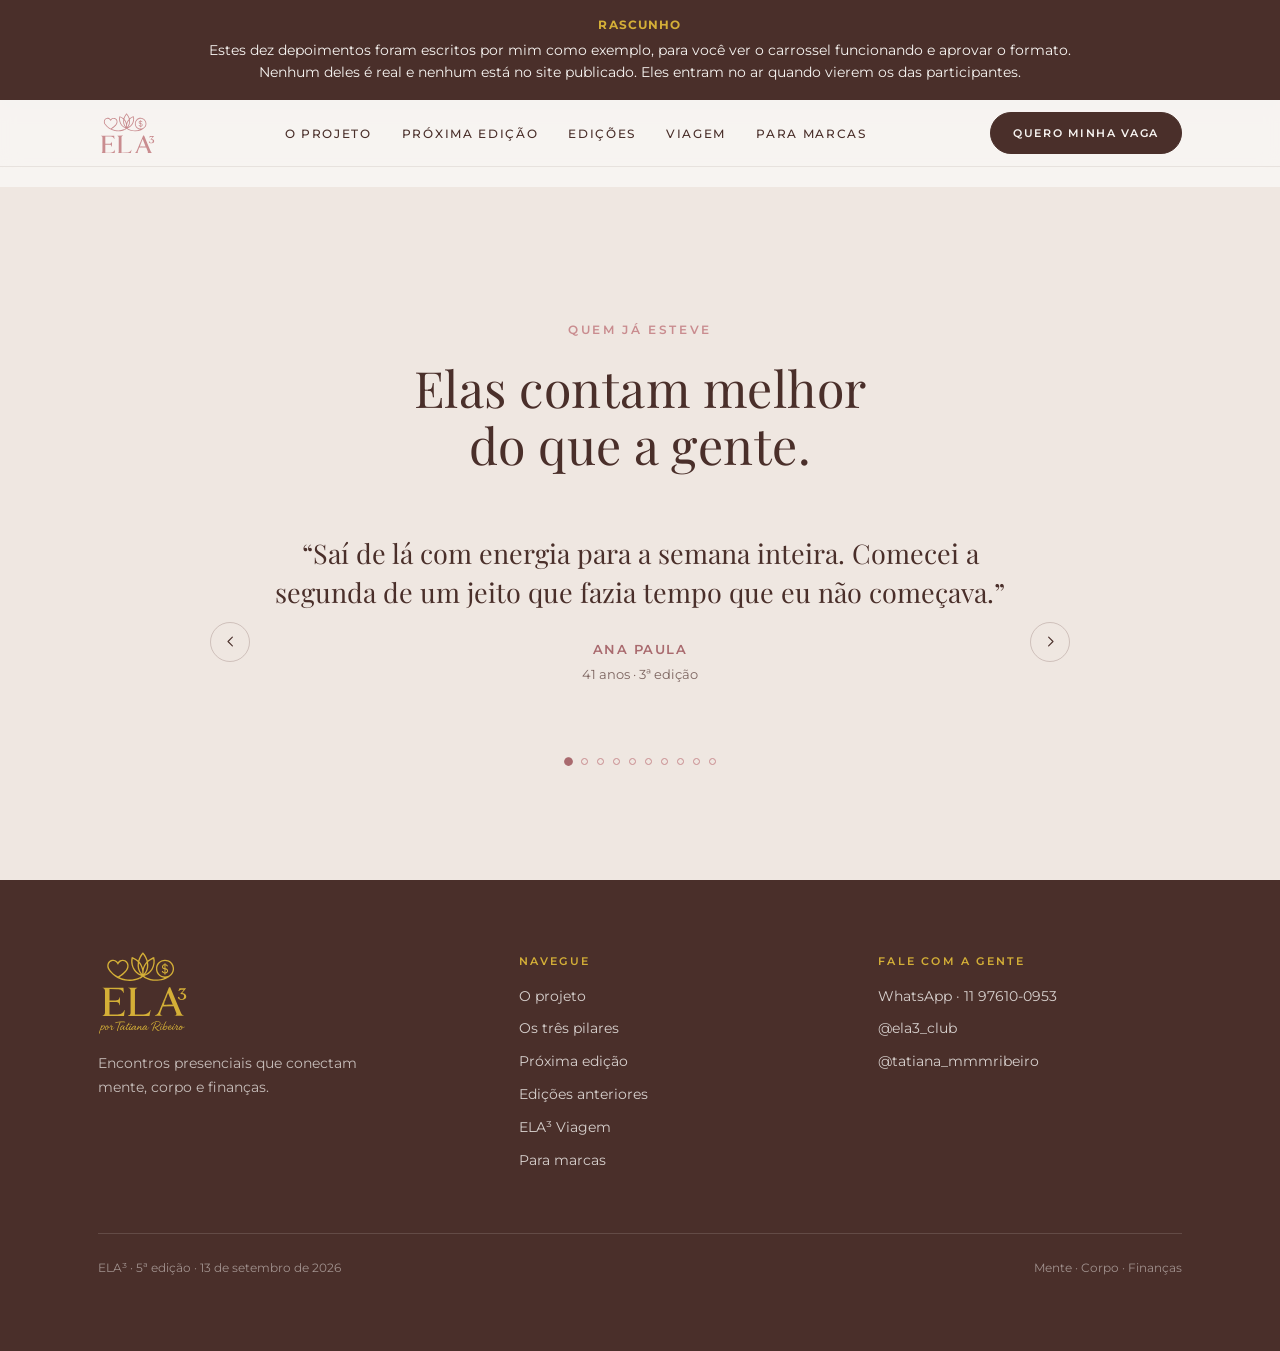
<file: preview-depoimentos.html>
<!doctype html>
<html lang="pt-BR">
<head>
<meta charset="utf-8">
<meta name="viewport" content="width=device-width,initial-scale=1">
<title>Depoimentos · rascunho para aprovação</title>
<meta name="robots" content="noindex,nofollow">
<meta name="theme-color" content="#f7f4f1">
<link rel="icon" href="assets/svg/logo-rosa.svg" type="image/svg+xml">
<link rel="preconnect" href="https://fonts.googleapis.com">
<link rel="preconnect" href="https://fonts.gstatic.com" crossorigin>
<link href="https://fonts.googleapis.com/css2?family=Montserrat:wght@300;400;500;600&family=Playfair+Display:ital,wght@0,400;0,500;1,400&display=swap" rel="stylesheet">
<link rel="stylesheet" href="assets/css/style.css">
<script>document.documentElement.className+=" js";</script>
<style>
.aviso{background:#4a2f2a;color:#f7f4f1;padding:16px 20px;text-align:center;
  font-family:"Montserrat",Arial,sans-serif;font-size:13.5px;line-height:1.6}
.aviso b{color:#d4af37;letter-spacing:.1em;text-transform:uppercase;font-size:11.5px;display:block;margin-bottom:6px}
</style>
</head>
<body>
<div class="aviso">
  <b>Rascunho</b>
  Estes dez depoimentos foram escritos por mim como exemplo, para você ver o carrossel funcionando e aprovar o formato.<br>
  Nenhum deles é real e nenhum está no site publicado. Eles entram no ar quando vierem os das participantes.
</div>
<header class="nav">
  <div class="nav__in">
    <a class="nav__logo" href="#topo" aria-label="ELA³, por Tatiana Ribeiro">
      <img src="assets/svg/marca-rosa.svg" alt="ELA³ por Tatiana Ribeiro" width="112" height="71">
    </a>
    <nav aria-label="Seções do site">
      <ul class="nav__links">
        <li><a href="#sobre">O projeto</a></li>
        <li><a href="#experiencia">Próxima edição</a></li>
        <li><a href="edicoes.html">Edições</a></li>
        <li><a href="viagem.html">Viagem</a></li>
        <li><a href="parceiros.html">Para marcas</a></li>
      </ul>
    </nav>
    <a class="btn btn--solid" href="#inscricao">Quero minha vaga</a>
  </div>
</header>
<main id="topo" style="padding-top:20px">
<section class="sec sec--creme" id="depoimentos">
  <div class="wrap">
    <div class="sec__head reveal">
      <p class="eyebrow">Quem já esteve</p>
      <h2>Elas contam melhor<br>do que a gente.</h2>
    </div>

    <div class="depo reveal" data-depo>
      <div class="depo__palco">
        <figure class="depo__item is-on">
          <blockquote><p>“Saí de lá com energia para a semana inteira. Comecei a segunda de um jeito que fazia tempo que eu não começava.”</p></blockquote>
          <figcaption><b>Ana Paula</b><span>41 anos · 3ª edição</span></figcaption>
        </figure>
        <figure class="depo__item">
          <blockquote><p>“Yoga no meio do parque, num domingo de manhã, quarenta mulheres rindo junto. Eu não sabia o quanto eu precisava disso.”</p></blockquote>
          <figcaption><b>Renata</b><span>36 anos · 4ª edição</span></figcaption>
        </figure>
        <figure class="depo__item">
          <blockquote><p>“O brunch estava lindo e a conversa estava melhor ainda. Fiquei até o último minuto e ainda achei pouco.”</p></blockquote>
          <figcaption><b>Juliana</b><span>44 anos · 4ª edição</span></figcaption>
        </figure>
        <figure class="depo__item">
          <blockquote><p>“Fui sozinha e voltei com um grupo no WhatsApp. A gente ainda combina de se ver.”</p></blockquote>
          <figcaption><b>Marcela</b><span>33 anos · 2ª edição</span></figcaption>
        </figure>
        <figure class="depo__item">
          <blockquote><p>“A conversa sobre dinheiro foi a melhor que eu já ouvi. Sem julgamento, sem palavra difícil, e eu saí com três coisas para fazer na mesma semana.”</p></blockquote>
          <figcaption><b>Bianca</b><span>39 anos · 3ª edição</span></figcaption>
        </figure>
        <figure class="depo__item">
          <blockquote><p>“Dá para sentir o cuidado em cada detalhe, do welcome kit à última música. Foi feito por quem ama fazer isso.”</p></blockquote>
          <figcaption><b>Carolina</b><span>37 anos · 4ª edição</span></figcaption>
        </figure>
        <figure class="depo__item">
          <blockquote><p>“Cheguei tímida e em meia hora estava conversando com todo mundo. É um lugar fácil de estar.”</p></blockquote>
          <figcaption><b>Patrícia</b><span>45 anos · 2ª edição</span></figcaption>
        </figure>
        <figure class="depo__item">
          <blockquote><p>“Levei minha irmã na edição seguinte. Melhor presente que eu já dei para ela.”</p></blockquote>
          <figcaption><b>Letícia</b><span>31 anos · 4ª edição</span></figcaption>
        </figure>
        <figure class="depo__item">
          <blockquote><p>“Passei a semana inteira falando do ELA³ para as minhas amigas. Já estou na lista da próxima.”</p></blockquote>
          <figcaption><b>Fernanda</b><span>42 anos · 3ª edição</span></figcaption>
        </figure>
        <figure class="depo__item">
          <blockquote><p>“Eu esperava um evento bonito. Não esperava sair tão animada, com vontade de fazer coisa.”</p></blockquote>
          <figcaption><b>Sabrina</b><span>35 anos · 1ª edição</span></figcaption>
        </figure>
      </div>

      <div class="depo__setas">
        <button class="depo__nav depo__nav--prev" type="button" aria-label="Depoimento anterior">
          <svg viewBox="0 0 24 24" fill="none" stroke="currentColor" stroke-width="1.8" stroke-linecap="round" stroke-linejoin="round" aria-hidden="true"><path d="M15 5l-7 7 7 7"/></svg>
        </button>
        <button class="depo__nav depo__nav--next" type="button" aria-label="Próximo depoimento">
          <svg viewBox="0 0 24 24" fill="none" stroke="currentColor" stroke-width="1.8" stroke-linecap="round" stroke-linejoin="round" aria-hidden="true"><path d="M9 5l7 7-7 7"/></svg>
        </button>
      </div>

      <div class="depo__dots" role="tablist" aria-label="Escolher depoimento"></div>
    </div>
  </div>
</section>

</main>
<footer class="foot">
  <div class="wrap">
    <div class="foot__grid">
      <div>
        <img src="assets/svg/logo-dourado.svg" alt="ELA³ por Tatiana Ribeiro" width="100" height="82">
        <p style="max-width:34ch">Encontros presenciais que conectam mente, corpo e finanças.</p>
      </div>
      <div>
        <h4>Navegue</h4>
        <ul>
          <li><a href="#sobre">O projeto</a></li>
          <li><a href="#pilares">Os três pilares</a></li>
          <li><a href="#experiencia">Próxima edição</a></li>
          <li><a href="edicoes.html">Edições anteriores</a></li>
          <li><a href="viagem.html">ELA³ Viagem</a></li>
          <li><a href="parceiros.html">Para marcas</a></li>
        </ul>
      </div>
      <div>
        <h4>Fale com a gente</h4>
        <ul>
          <li><a href="https://wa.me/5511976100953" target="_blank" rel="noopener">WhatsApp · 11 97610-0953</a></li>
          <li><a href="https://instagram.com/ela3_club" target="_blank" rel="noopener">@ela3_club</a></li>
          <li><a href="https://instagram.com/tatiana_mmmribeiro" target="_blank" rel="noopener">@tatiana_mmmribeiro</a></li>
        </ul>
      </div>
    </div>
    <div class="foot__fim">
      <span>ELA³ · 5ª edição · 13 de setembro de 2026</span>
      <span>Mente · Corpo · Finanças</span>
    </div>
  </div>
</footer>
<script>
(function(){
  var els=document.querySelectorAll('.reveal');
  els.forEach(function(e){e.classList.add('is-in')});
})();
// carrossel de depoimentos
(function(){
  var raiz=document.querySelector('[data-depo]');
  if(!raiz) return;
  var itens=[].slice.call(raiz.querySelectorAll('.depo__item'));
  var dots=raiz.querySelector('.depo__dots');
  var atual=0, timer=null;
  var calmo=window.matchMedia('(prefers-reduced-motion: reduce)').matches;

  itens.forEach(function(_,i){
    var b=document.createElement('button');
    b.className='depo__dot'; b.type='button';
    b.setAttribute('role','tab');
    b.setAttribute('aria-label','Depoimento '+(i+1)+' de '+itens.length);
    b.addEventListener('click',function(){ ir(i); reiniciar() });
    dots.appendChild(b);
  });
  var bolinhas=[].slice.call(dots.children);

  function ir(i){
    atual=(i+itens.length)%itens.length;
    itens.forEach(function(el,k){ el.classList.toggle('is-on',k===atual) });
    bolinhas.forEach(function(el,k){ el.setAttribute('aria-current',k===atual?'true':'false') });
  }
  function reiniciar(){ if(calmo) return; clearInterval(timer); timer=setInterval(function(){ir(atual+1)},6500) }

  raiz.querySelector('.depo__nav--prev').addEventListener('click',function(){ir(atual-1);reiniciar()});
  raiz.querySelector('.depo__nav--next').addEventListener('click',function(){ir(atual+1);reiniciar()});
  raiz.addEventListener('mouseenter',function(){clearInterval(timer)});
  raiz.addEventListener('mouseleave',reiniciar);
  raiz.addEventListener('focusin',function(){clearInterval(timer)});
  raiz.addEventListener('focusout',reiniciar);

  ir(0); reiniciar();
})();

</script>
</body>
</html>
</file>
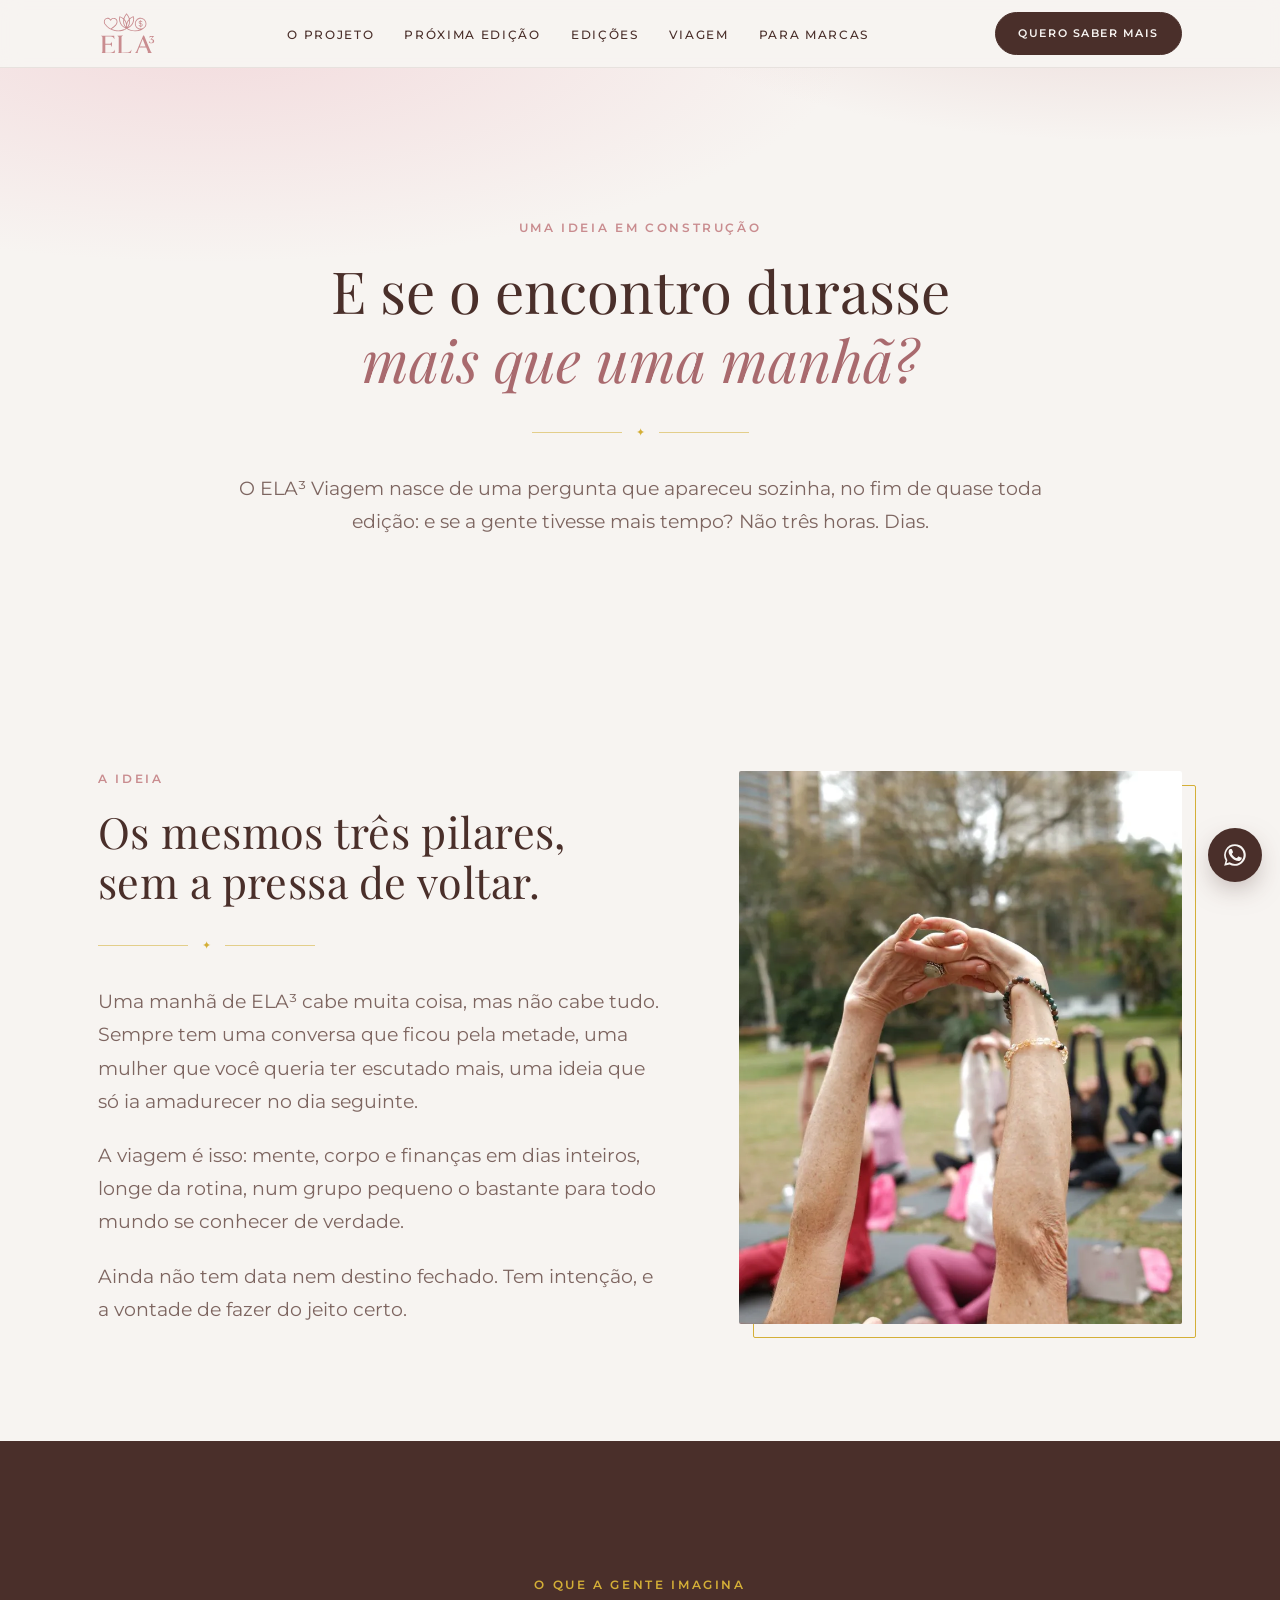
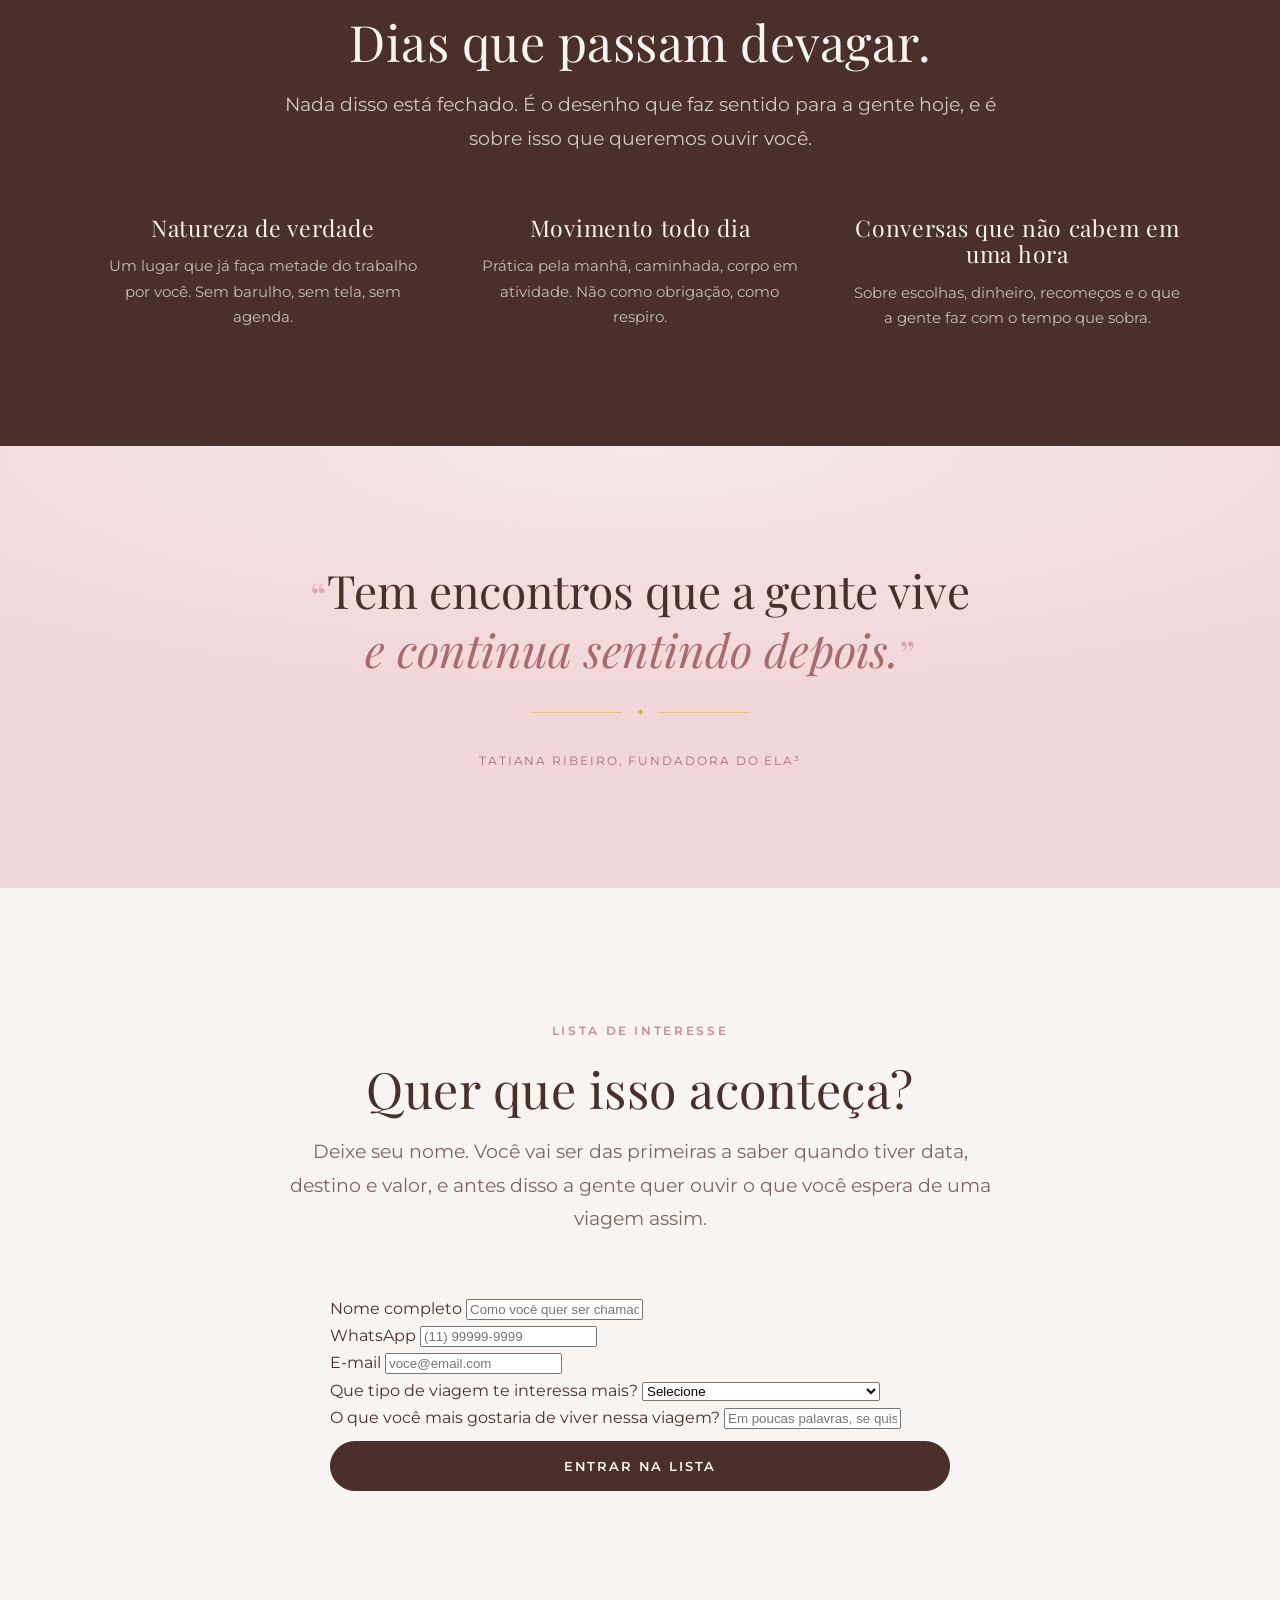
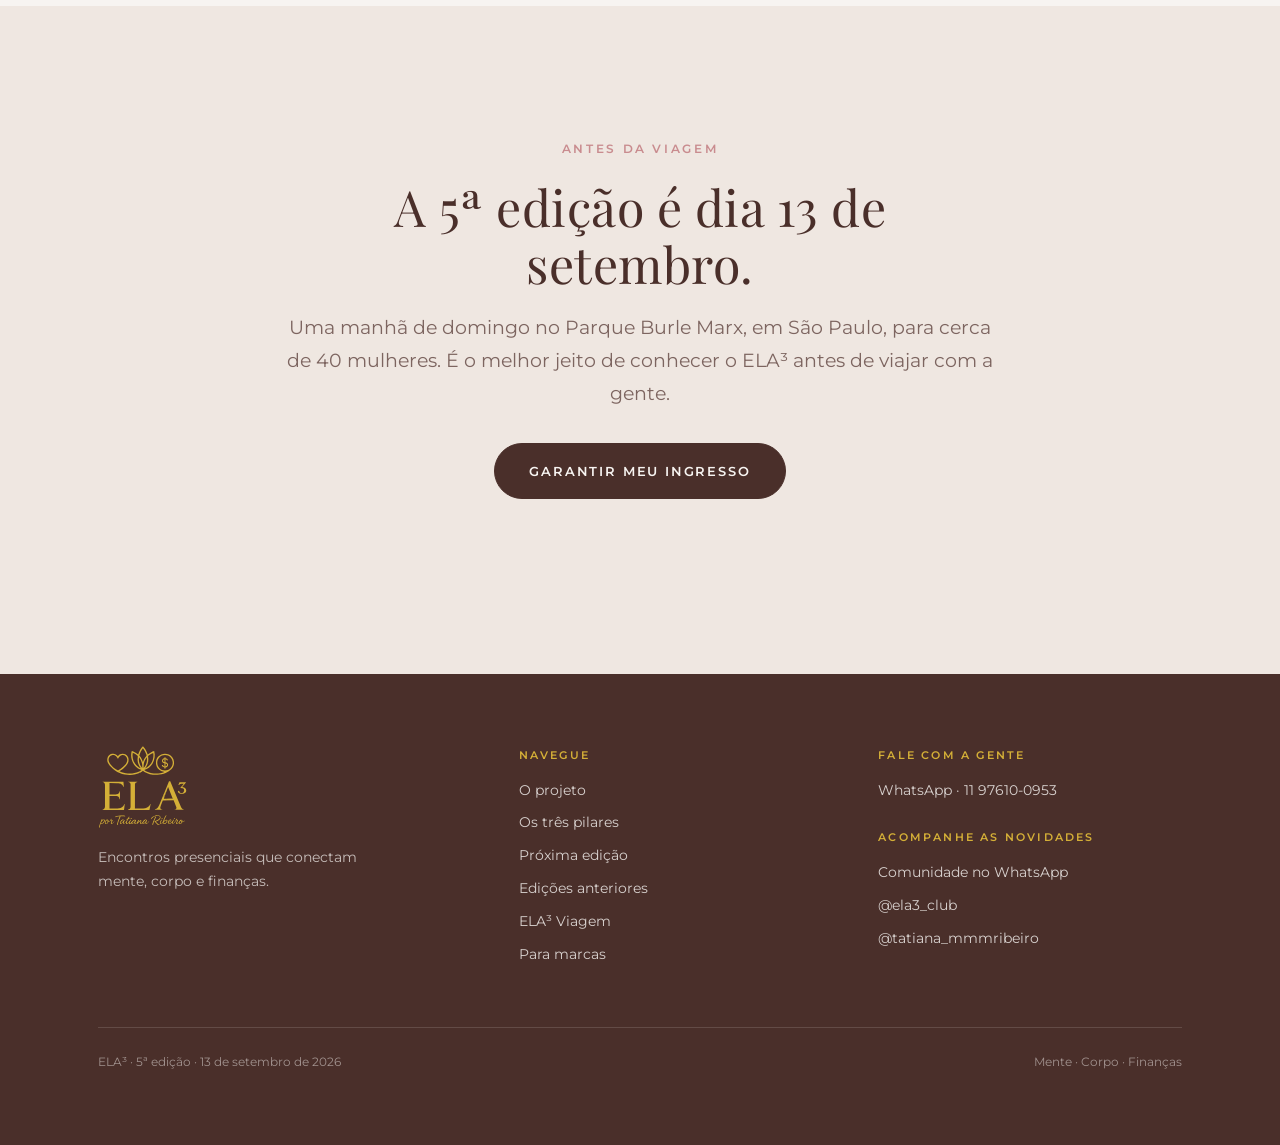
<file: viagem.html>
<!doctype html>
<html lang="pt-BR">
<head>
<meta charset="utf-8">
<meta name="viewport" content="width=device-width,initial-scale=1">
<title>ELA³ Viagem · lista de interesse</title>
<meta name="description" content="E se o encontro durasse mais que uma manhã? O ELA³ Viagem é uma ideia em construção: mente, corpo e finanças em dias inteiros, longe da rotina. Deixe seu nome na lista de interesse.">
<meta name="theme-color" content="#f7f4f1">
<link rel="canonical" href="https://ela3.com.br/viagem.html">

<meta property="og:type" content="website">
<meta property="og:url" content="https://ela3.com.br/viagem.html">
<meta property="og:locale" content="pt_BR">
<meta property="og:site_name" content="ELA³ Experience">
<meta property="og:title" content="ELA³ Viagem">
<meta property="og:description" content="E se o encontro durasse mais que uma manhã? Deixe seu nome na lista de interesse.">
<meta property="og:image" content="https://ela3.com.br/assets/img/ed-parque-maos.webp">
<meta name="twitter:card" content="summary_large_image">

<link rel="icon" href="assets/svg/logo-rosa.svg" type="image/svg+xml">
<link rel="preconnect" href="https://fonts.googleapis.com">
<link rel="preconnect" href="https://fonts.gstatic.com" crossorigin>
<link href="https://fonts.googleapis.com/css2?family=Montserrat:wght@300;400;500;600&family=Playfair+Display:ital,wght@0,400;0,500;1,400&display=swap" rel="stylesheet">
<link rel="stylesheet" href="assets/css/style.css">
<script>document.documentElement.className+=" js";</script>
</head>
<body>

<header class="nav">
  <div class="nav__in">
    <a class="nav__logo" href="index.html" aria-label="ELA³, por Tatiana Ribeiro">
      <img src="assets/svg/marca-rosa.svg" alt="ELA³ por Tatiana Ribeiro" width="112" height="71">
    </a>
    <nav aria-label="Seções do site">
      <ul class="nav__links">
        <li><a href="index.html#sobre">O projeto</a></li>
        <li><a href="index.html#experiencia">Próxima edição</a></li>
        <li><a href="edicoes.html">Edições</a></li>
        <li><a href="viagem.html" aria-current="page">Viagem</a></li>
        <li><a href="parceiros.html">Para marcas</a></li>
      </ul>
    </nav>
    <a class="btn btn--solid" href="#interesse">Quero saber mais</a>
  </div>
</header>

<main id="topo">

<section class="sec sec--capa">
  <div class="wrap">
    <div class="capa reveal">
      <p class="eyebrow">Uma ideia em construção</p>
      <h1>E se o encontro durasse<br><em>mais que uma manhã?</em></h1>
      <div class="rule"><span>✦</span></div>
      <p class="lead">O ELA³ Viagem nasce de uma pergunta que apareceu sozinha, no fim de quase toda edição: e se a gente tivesse mais tempo? Não três horas. Dias.</p>
    </div>
  </div>
</section>

<section class="sec">
  <div class="wrap">
    <div class="sobre__grid">
      <div class="reveal">
        <p class="eyebrow">A ideia</p>
        <h2>Os mesmos três pilares,<br>sem a pressa de voltar.</h2>
        <div class="rule" style="margin-left:0;justify-content:flex-start"><span>✦</span></div>
        <p class="lead">Uma manhã de ELA³ cabe muita coisa, mas não cabe tudo. Sempre tem uma conversa que ficou pela metade, uma mulher que você queria ter escutado mais, uma ideia que só ia amadurecer no dia seguinte.</p>
        <p class="lead">A viagem é isso: mente, corpo e finanças em dias inteiros, longe da rotina, num grupo pequeno o bastante para todo mundo se conhecer de verdade.</p>
        <p class="lead">Ainda não tem data nem destino fechado. Tem intenção, e a vontade de fazer do jeito certo.</p>
      </div>
      <div class="sobre__foto reveal">
        <img src="assets/img/ed-parque-maos.webp" srcset="assets/img/ed-parque-maos-sm.webp 800w, assets/img/ed-parque-maos.webp 1066w" style="--pos:38%" sizes="(max-width:860px) 100vw, 38vw" alt="Mãos erguidas durante uma prática ao ar livre em uma edição do ELA³" loading="lazy">
      </div>
    </div>
  </div>
</section>

<section class="sec sec--choc">
  <div class="wrap">
    <div class="sec__head reveal">
      <p class="eyebrow">O que a gente imagina</p>
      <h2>Dias que passam devagar.</h2>
      <p class="lead">Nada disso está fechado. É o desenho que faz sentido para a gente hoje, e é sobre isso que queremos ouvir você.</p>
    </div>
    <div class="pilares">
      <div class="pilar reveal">
        <h3>Natureza de verdade</h3>
        <p>Um lugar que já faça metade do trabalho por você. Sem barulho, sem tela, sem agenda.</p>
      </div>
      <div class="pilar reveal">
        <h3>Movimento todo dia</h3>
        <p>Prática pela manhã, caminhada, corpo em atividade. Não como obrigação, como respiro.</p>
      </div>
      <div class="pilar reveal">
        <h3>Conversas que não cabem em uma hora</h3>
        <p>Sobre escolhas, dinheiro, recomeços e o que a gente faz com o tempo que sobra.</p>
      </div>
    </div>
  </div>
</section>

<section class="sec sec--frase">
  <div class="wrap">
    <blockquote class="frase reveal">
      <p><span class="frase__asp">“</span>Tem encontros que a gente vive<br><em>e continua sentindo depois.</em><span class="frase__asp">”</span></p>
      <div class="rule"><span>✦</span></div>
      <cite>Tatiana Ribeiro, fundadora do ELA³</cite>
    </blockquote>
  </div>
</section>

<section class="sec" id="interesse">
  <div class="wrap">
    <div class="sec__head reveal">
      <p class="eyebrow">Lista de interesse</p>
      <h2>Quer que isso aconteça?</h2>
      <p class="lead">Deixe seu nome. Você vai ser das primeiras a saber quando tiver data, destino e valor, e antes disso a gente quer ouvir o que você espera de uma viagem assim.</p>
    </div>

    <form class="form reveal" id="form-viagem" method="POST"
          action="https://formsubmit.co/3f81de1fa16dbb7524cd884a9973249a">
      <input type="hidden" name="_subject" value="ELA³ Viagem · lista de interesse">
      <input type="hidden" name="_template" value="table">
      <input type="hidden" name="_captcha" value="false">
      <input type="hidden" name="_next" value="https://ela3.com.br/obrigada.html">
      <input type="text" name="_honey" tabindex="-1" autocomplete="off" aria-hidden="true" style="position:absolute;left:-9999px">
      <input type="hidden" name="Origem do formulário" value="Lista de interesse · ELA3 Viagem">

      <div class="campo">
        <label for="nome">Nome completo</label>
        <input type="text" id="nome" name="Nome" placeholder="Como você quer ser chamada" required autocomplete="name">
      </div>
      <div class="dupla">
        <div class="campo">
          <label for="whats">WhatsApp</label>
          <input type="tel" id="whats" name="WhatsApp" placeholder="(11) 99999-9999" required autocomplete="tel">
        </div>
        <div class="campo">
          <label for="email">E-mail</label>
          <input type="email" id="email" name="E-mail" placeholder="voce@email.com" autocomplete="email">
        </div>
      </div>
      <div class="campo">
        <label for="tipo">Que tipo de viagem te interessa mais?</label>
        <select id="tipo" name="Tipo de viagem">
          <option value="">Selecione</option>
          <option>Natureza e silêncio, dentro do Brasil</option>
          <option>Praia, com tempo de não fazer nada</option>
          <option>Um destino internacional</option>
          <option>Retiro curto, de um fim de semana</option>
          <option>Ainda não sei, só quero saber mais</option>
        </select>
      </div>
      <div class="campo">
        <label for="espera">O que você mais gostaria de viver nessa viagem?</label>
        <input type="text" id="espera" name="O que gostaria de viver" placeholder="Em poucas palavras, se quiser">
      </div>
      <button class="btn btn--solid btn--bloco" type="submit">Entrar na lista</button>
    </form>
  </div>
</section>

<section class="sec sec--creme">
  <div class="wrap">
    <div class="sec__head reveal">
      <p class="eyebrow">Antes da viagem</p>
      <h2>A 5ª edição é dia 13 de setembro.</h2>
      <p class="lead">Uma manhã de domingo no Parque Burle Marx, em São Paulo, para cerca de 40 mulheres. É o melhor jeito de conhecer o ELA³ antes de viajar com a gente.</p>
      <p style="margin-top:32px"><a class="btn btn--solid" href="index.html#ingresso">Garantir meu ingresso</a></p>
    </div>
  </div>
</section>

</main>

<footer class="foot">
  <div class="wrap">
    <div class="foot__grid">
      <div>
        <img src="assets/svg/logo-dourado.svg" alt="ELA³ por Tatiana Ribeiro" width="100" height="82">
        <p style="max-width:34ch">Encontros presenciais que conectam mente, corpo e finanças.</p>
      </div>
      <div>
        <h4>Navegue</h4>
        <ul>
          <li><a href="index.html#sobre">O projeto</a></li>
          <li><a href="index.html#pilares">Os três pilares</a></li>
          <li><a href="index.html#experiencia">Próxima edição</a></li>
          <li><a href="edicoes.html">Edições anteriores</a></li>
          <li><a href="viagem.html">ELA³ Viagem</a></li>
          <li><a href="parceiros.html">Para marcas</a></li>
        </ul>
      </div>
      <div>
        <h4>Fale com a gente</h4>
        <ul>
          <li><a href="https://wa.me/5511976100953" target="_blank" rel="noopener">WhatsApp · 11 97610-0953</a></li>
        </ul>

        <h4 class="foot__h4b">Acompanhe as novidades</h4>
        <ul>
          <li><a href="https://chat.whatsapp.com/LwvGQSp4ZxnBvHxgnAwB1E?mode=gi_t" target="_blank" rel="noopener">Comunidade no WhatsApp</a></li>
          <li><a href="https://instagram.com/ela3_club" target="_blank" rel="noopener">@ela3_club</a></li>
          <li><a href="https://instagram.com/tatiana_mmmribeiro" target="_blank" rel="noopener">@tatiana_mmmribeiro</a></li>
        </ul>
      </div>
    </div>
    <div class="foot__fim">
      <span>ELA³ · 5ª edição · 13 de setembro de 2026</span>
      <span>Mente · Corpo · Finanças</span>
    </div>
  </div>
</footer>

<a class="zap" href="https://wa.me/5511976100953?text=Oi%2C%20Tatiana!%20Vim%20pelo%20site%20do%20ELA%C2%B3." target="_blank" rel="noopener" aria-label="Falar no WhatsApp">
  <svg viewBox="0 0 24 24" fill="currentColor" aria-hidden="true"><path d="M17.5 14.4c-.3-.2-1.8-.9-2-1-.3-.1-.5-.2-.7.1-.2.3-.8 1-.9 1.2-.2.2-.3.2-.6.1-.3-.2-1.3-.5-2.4-1.5-.9-.8-1.5-1.8-1.7-2.1-.2-.3 0-.5.1-.6l.5-.5c.1-.2.2-.3.3-.5 0-.2 0-.4 0-.5 0-.2-.7-1.6-.9-2.2-.2-.6-.5-.5-.7-.5h-.6c-.2 0-.5.1-.8.4-.3.3-1 1-1 2.5s1.1 2.9 1.2 3.1c.2.2 2.1 3.2 5.1 4.4.7.3 1.3.5 1.7.6.7.2 1.4.2 1.9.1.6-.1 1.8-.7 2-1.5.3-.7.3-1.4.2-1.5-.1-.2-.3-.2-.6-.4M12 2a10 10 0 0 0-8.6 15.1L2 22l5-1.3A10 10 0 1 0 12 2m0 18.2c-1.6 0-3.2-.4-4.5-1.2l-.3-.2-3 .8.8-2.9-.2-.3A8.2 8.2 0 1 1 12 20.2"/></svg>
</a>

<script>
(function(){
  var els=document.querySelectorAll('.reveal');
  var todos=function(){els.forEach(function(e){e.classList.add('is-in')})};
  if(!('IntersectionObserver' in window)){todos();return}
  var io=new IntersectionObserver(function(entries){
    entries.forEach(function(en){ if(en.isIntersecting){en.target.classList.add('is-in');io.unobserve(en.target)} })
  },{rootMargin:'0px 0px -8% 0px',threshold:.08});
  els.forEach(function(e){io.observe(e)});
  setTimeout(todos,2500);
})();


</script>
</body>
</html>
</file>
<file: assets/css/style.css>
/* ============================================================
   ELA³ Experience · folha de estilo
   Cores e tipografia conforme o Manual de Identidade Visual
   ============================================================ */

:root{
  --off-white:#f7f4f1;
  --blush:#f2d7da;
  --rosa:#c98c8f;
  --chocolate:#4a2f2a;
  --dourado:#d4af37;

  --rosa-escuro:#a96a6e;
  --creme-escuro:#efe7e1;
  --texto:#4a2f2a;
  --texto-suave:#7d6560;

  --serif:"Playfair Display",Georgia,serif;
  --sans:"Montserrat","Helvetica Neue",Arial,sans-serif;

  --max:1180px;
  --gut:clamp(20px,5vw,48px);
}

*,*::before,*::after{box-sizing:border-box}
html{scroll-behavior:smooth;-webkit-text-size-adjust:100%}
body{
  margin:0;
  background:var(--off-white);
  color:var(--texto);
  font-family:var(--sans);
  font-weight:400;
  font-size:16px;
  line-height:1.7;
  -webkit-font-smoothing:antialiased;
}
img,svg{max-width:100%;display:block}
a{color:inherit}

.wrap{max-width:var(--max);margin:0 auto;padding-inline:var(--gut)}
.wrap-narrow{max-width:820px;margin:0 auto;padding-inline:var(--gut)}

/* ---------- tipografia ---------- */
h1,h2,h3{font-family:var(--serif);font-weight:400;line-height:1.15;margin:0}
h2{font-size:clamp(30px,4.4vw,50px);letter-spacing:.01em}
h3{font-size:clamp(20px,2.4vw,26px)}
p{margin:0 0 1.1em}
p:last-child{margin-bottom:0}

.eyebrow{
  font-family:var(--sans);
  font-size:12px;font-weight:600;
  letter-spacing:.22em;text-transform:uppercase;
  color:var(--rosa);
  margin:0 0 18px;
}
.eyebrow--gold{color:var(--dourado)}
.lead{font-size:clamp(17px,1.9vw,19px);color:var(--texto-suave);line-height:1.75}

/* ---------- ornamento: filete com losango ---------- */
.rule{display:flex;align-items:center;justify-content:center;gap:14px;margin:34px 0}
.rule::before,.rule::after{content:"";height:1px;width:min(90px,18vw);background:var(--dourado);opacity:.55}
.rule span{color:var(--dourado);font-size:11px;line-height:1}

/* ---------- botoes ---------- */
.btn{
  display:inline-block;
  font-family:var(--sans);
  font-size:13px;font-weight:600;
  letter-spacing:.14em;text-transform:uppercase;
  padding:16px 34px;
  border:1px solid var(--chocolate);
  border-radius:999px;
  text-decoration:none;
  transition:background .25s ease,color .25s ease,border-color .25s ease,transform .25s ease;
  cursor:pointer;
}
.btn--solid{background:var(--chocolate);color:var(--off-white)}
.btn--solid:hover{background:var(--rosa-escuro);border-color:var(--rosa-escuro)}
.btn--ghost{background:transparent;color:var(--chocolate)}
.btn--ghost:hover{background:var(--chocolate);color:var(--off-white)}
.btn--gold{background:var(--dourado);border-color:var(--dourado);color:var(--chocolate)}
.btn--gold:hover{filter:brightness(1.07)}
.btn--light{background:var(--off-white);border-color:var(--off-white);color:var(--chocolate)}
.btn--light:hover{background:var(--blush);border-color:var(--blush)}
.btn:active{transform:translateY(1px)}

/* ---------- nav ---------- */
.nav{
  position:sticky;top:0;z-index:60;
  background:rgba(247,244,241,.92);
  backdrop-filter:saturate(140%) blur(10px);
  border-bottom:1px solid rgba(74,47,42,.09);
}
.nav__in{
  max-width:var(--max);margin:0 auto;padding:12px var(--gut);
  display:flex;align-items:center;justify-content:space-between;gap:24px;
}
.nav__logo{display:flex;align-items:center;text-decoration:none}
.nav__logo img{height:40px;width:auto}
.nav__links{display:flex;align-items:center;gap:30px;list-style:none;margin:0;padding:0}
.nav__links a{
  text-decoration:none;font-size:12px;font-weight:500;
  letter-spacing:.14em;text-transform:uppercase;color:var(--texto);
  padding-bottom:3px;border-bottom:1px solid transparent;transition:border-color .2s,color .2s;
}
.nav__links a:hover{color:var(--rosa-escuro);border-bottom-color:var(--rosa)}
.nav .btn{padding:11px 22px;font-size:11px}
@media (max-width:900px){
  .nav__links{display:none}
  .nav__logo img{height:36px}
}

/* ---------- hero ---------- */
.hero{
  position:relative;
  min-height:min(92vh,860px);
  display:flex;align-items:center;justify-content:center;
  text-align:center;
  padding:clamp(56px,9vw,110px) 0;
  overflow:hidden;
}
.hero__deco{
  position:absolute;inset:0;
  background:url("../svg/deco-hero.svg") center/cover no-repeat;
  pointer-events:none;
}
.hero__in{position:relative;z-index:2;max-width:760px;padding-inline:var(--gut)}
.hero__lockup{width:min(430px,74vw);margin:0 auto 26px}
.hero__pilares{
  display:flex;align-items:center;justify-content:center;
  gap:clamp(12px,3vw,26px);
  font-size:clamp(11px,1.5vw,13px);font-weight:500;
  letter-spacing:.24em;text-transform:uppercase;color:var(--texto);
  margin-bottom:30px;
}
.hero__pilares i{width:5px;height:5px;border-radius:50%;background:var(--rosa);display:inline-block}
.hero__quando{font-family:var(--serif);font-size:clamp(26px,3.6vw,38px);line-height:1.25;margin:0 0 8px}
.hero__onde{
  font-size:12px;font-weight:600;letter-spacing:.2em;text-transform:uppercase;
  color:var(--texto-suave);margin:0 0 26px;
}
.hero__tag{font-family:var(--serif);font-style:italic;font-size:clamp(19px,2.4vw,25px);color:var(--rosa-escuro);margin:0 0 34px}
.hero__ctas{display:flex;flex-wrap:wrap;gap:14px;justify-content:center}
.hero__vagas{margin-top:26px;font-size:12px;letter-spacing:.14em;text-transform:uppercase;color:var(--texto-suave)}
@media (max-width:760px){
  .hero__deco{background-image:url("../svg/deco-vertical.svg")}
  /* vela creme: garante leitura do texto sobre as manchas da marca */
  .hero::after{
    content:"";position:absolute;left:0;right:0;bottom:0;height:46%;z-index:1;
    background:linear-gradient(to top,var(--off-white) 42%,rgba(247,244,241,.88) 62%,rgba(247,244,241,0));
    pointer-events:none;
  }
  .hero::before{
    content:"";position:absolute;left:0;right:0;top:0;height:26%;z-index:1;
    background:linear-gradient(to bottom,rgba(247,244,241,.92),rgba(247,244,241,0));
    pointer-events:none;
  }
}

/* ---------- faixa de numeros ---------- */
.numeros{background:var(--chocolate);color:var(--off-white)}
.numeros__grid{
  display:grid;grid-template-columns:repeat(4,1fr);
  padding-block:clamp(34px,5vw,52px);
}
.numeros__item{text-align:center;padding:10px 14px;border-right:1px solid rgba(247,244,241,.16)}
.numeros__item:last-child{border-right:0}
.numeros__n{font-family:var(--serif);font-size:clamp(28px,4vw,42px);color:var(--dourado);line-height:1}
.numeros__l{display:block;margin-top:10px;font-size:11px;letter-spacing:.16em;text-transform:uppercase;opacity:.85;line-height:1.6}
@media (max-width:700px){
  .numeros__grid{grid-template-columns:repeat(2,1fr);gap:6px}
  .numeros__item:nth-child(2n){border-right:0}
  .numeros__item:nth-child(-n+2){border-bottom:1px solid rgba(247,244,241,.16);padding-bottom:24px}
  .numeros__item:nth-child(n+3){padding-top:24px}
}

/* ---------- secoes ---------- */
.sec{padding-block:clamp(64px,9vw,118px);position:relative}
.sec--blush{background:var(--blush)}
.sec--creme{background:var(--creme-escuro)}
.sec--choc{background:var(--chocolate);color:var(--off-white)}
.sec--choc h2,.sec--choc h3{color:var(--off-white)}
.sec--choc .lead{color:rgba(247,244,241,.78)}
.sec--choc .eyebrow{color:var(--dourado)}
.sec__head{text-align:center;max-width:720px;margin:0 auto clamp(38px,5vw,60px)}
.sec__head p{margin-top:18px}

/* ---------- sobre ---------- */
.sobre__grid{display:grid;grid-template-columns:1.12fr .88fr;gap:clamp(34px,6vw,80px);align-items:center}
.sobre__grid h2{font-size:clamp(28px,3.7vw,43px)}
.sobre__foto{position:relative}
.sobre__foto img{width:100%;aspect-ratio:4/5;object-fit:cover;object-position:center var(--pos,50%);border-radius:2px}
.sobre__foto--inteira{max-width:330px;margin-inline:auto;width:100%}
.sobre__foto--inteira img{aspect-ratio:auto;height:auto;object-fit:contain;display:block}
.sobre__foto::after{
  content:"";position:absolute;inset:14px -14px -14px 14px;
  border:1px solid var(--dourado);border-radius:2px;z-index:-1;
}
@media (max-width:860px){.sobre__grid{grid-template-columns:1fr}}

/* ---------- pilares ---------- */
.curvas{width:min(560px,88%);margin:0 auto clamp(40px,6vw,64px);opacity:.9}
.pilares{display:grid;grid-template-columns:repeat(3,1fr);gap:clamp(24px,4vw,48px)}
.pilar{text-align:center}
.pilar__ico{
  width:74px;height:74px;margin:0 auto 22px;
  border:1px solid var(--dourado);border-radius:50%;
  display:flex;align-items:center;justify-content:center;
  color:var(--rosa);
}
.pilar__ico svg{width:36px;height:36px}
.pilar h3{margin-bottom:12px;font-size:clamp(19px,2.2vw,23px);letter-spacing:.03em}
.pilar p{color:var(--texto-suave);font-size:15px}
.sec--choc .pilar p{color:rgba(247,244,241,.72)}
.sec--choc .pilar__ico{color:var(--dourado)}
@media (max-width:760px){.pilares{grid-template-columns:1fr;gap:38px}}

/* ---------- experiencia + cronograma ---------- */
.exp__grid{display:grid;grid-template-columns:1fr 1fr;gap:clamp(36px,6vw,86px);align-items:start}
@media (max-width:860px){.exp__grid{grid-template-columns:1fr}}
.selos{display:grid;grid-template-columns:repeat(2,1fr);gap:12px;margin-top:28px}
.selo{
  border:1px solid rgba(74,47,42,.16);border-radius:2px;
  padding:16px 18px;font-size:12px;font-weight:600;
  letter-spacing:.16em;text-transform:uppercase;text-align:center;
}
.crono{list-style:none;margin:0;padding:0}
.crono li{
  display:grid;grid-template-columns:76px 1fr;gap:20px;
  padding:17px 0;border-bottom:1px solid rgba(74,47,42,.13);
  align-items:baseline;
}
.crono li:last-child{border-bottom:0}
.crono time{font-family:var(--serif);font-size:19px;color:var(--rosa-escuro)}
.crono span{display:block;font-size:14.5px;letter-spacing:.02em}
.crono small{display:block;margin-top:6px;font-size:13px;line-height:1.55;
  letter-spacing:0;color:var(--texto-suave)}
.crono li.is-ela{background:linear-gradient(90deg,rgba(212,175,55,.13),transparent);margin-inline:-14px;padding-inline:14px}
.crono li.is-ela span{font-weight:600}

/* ---------- para quem ---------- */
.paraquem{display:grid;grid-template-columns:repeat(3,1fr);gap:clamp(20px,3vw,34px)}
.card{
  background:var(--off-white);
  border:1px solid rgba(74,47,42,.1);
  border-radius:2px;
  padding:clamp(28px,3.4vw,40px);
}
.card__n{font-family:var(--serif);font-size:34px;color:var(--dourado);line-height:1;display:block;margin-bottom:16px}
.card h3{font-size:19px;margin-bottom:10px;line-height:1.35}
.card p{font-size:14.5px;color:var(--texto-suave);margin:0}
@media (max-width:820px){.paraquem{grid-template-columns:1fr}}

/* ---------- galeria ---------- */
.galeria{
  display:grid;
  grid-template-columns:repeat(4,1fr);
  grid-auto-rows:clamp(150px,15.5vw,205px);
  gap:12px;
}
.galeria figure{margin:0;overflow:hidden;border-radius:2px;background:var(--creme-escuro)}
.galeria img{width:100%;height:100%;object-fit:cover;transition:transform .7s cubic-bezier(.2,.7,.2,1)}
.galeria figure:hover img{transform:scale(1.045)}
.g-a{grid-column:span 2;grid-row:span 2}
.g-b{grid-column:span 2}
.g-c{grid-column:span 1}
.galeria img[data-pos]{object-position:center var(--pos)}
@media (max-width:820px){
  .galeria{grid-template-columns:repeat(2,1fr);grid-auto-rows:clamp(120px,30vw,180px)}
}

/* ---------- tatiana ---------- */
.tati__grid{display:grid;grid-template-columns:.62fr 1.38fr;gap:clamp(28px,5vw,64px);align-items:center}
.tati__foto{max-width:320px;margin-inline:auto;width:100%}
.tati__foto img{display:block;width:100%;height:auto;border-radius:2px}
.tati__nome{font-family:var(--serif);font-size:clamp(26px,3.2vw,34px);margin:0 0 6px}
.tati__papel{font-size:11px;letter-spacing:.2em;text-transform:uppercase;color:var(--dourado);margin:0 0 22px}
@media (max-width:820px){.tati__grid{grid-template-columns:1fr}}

/* ---------- inscricao ---------- */
.form{max-width:620px;margin:0 auto}
.form__row{display:grid;grid-template-columns:1fr 1fr;gap:14px}
@media (max-width:600px){.form__row{grid-template-columns:1fr}}
.field{margin-bottom:14px}
.field label{
  display:block;font-size:11px;font-weight:600;
  letter-spacing:.16em;text-transform:uppercase;
  margin-bottom:7px;color:rgba(247,244,241,.8);
}
.field input,.field select,.field textarea{
  width:100%;
  background:rgba(247,244,241,.07);
  border:1px solid rgba(247,244,241,.24);
  border-radius:2px;
  color:var(--off-white);
  font-family:var(--sans);font-size:15px;
  padding:14px 15px;
  transition:border-color .2s,background .2s;
}
.field input::placeholder,.field textarea::placeholder{color:rgba(247,244,241,.38)}
.field input:focus,.field select:focus,.field textarea:focus{
  outline:none;border-color:var(--dourado);background:rgba(247,244,241,.11);
}
.field select option{background:var(--chocolate);color:var(--off-white)}
.form .btn{width:100%;margin-top:10px}
.form__nota{margin-top:16px;font-size:12.5px;text-align:center;color:rgba(247,244,241,.6);line-height:1.65}
.form__nota a{color:var(--dourado)}

/* ---------- marcas (teaser) ---------- */
.marcas__grid{display:grid;grid-template-columns:1.1fr .9fr;gap:clamp(32px,6vw,72px);align-items:center}
@media (max-width:820px){.marcas__grid{grid-template-columns:1fr}}
.citacao{
  font-family:var(--serif);font-style:italic;
  font-size:clamp(21px,2.8vw,29px);line-height:1.4;
  color:var(--rosa-escuro);
  border-left:2px solid var(--dourado);
  padding-left:clamp(18px,2.5vw,28px);
  margin:0 0 28px;
}
.verbos{list-style:none;margin:0 0 30px;padding:0}
.verbos li{
  display:grid;grid-template-columns:clamp(142px,15vw,168px) 1fr;gap:18px;
  padding:13px 0;border-bottom:1px solid rgba(74,47,42,.12);
  font-size:14.5px;align-items:baseline;
}
@media (max-width:560px){
  .verbos li{grid-template-columns:1fr;gap:5px}
}
.verbos li:last-child{border-bottom:0}
.verbos b{font-size:14px;font-weight:600;letter-spacing:.13em;text-transform:uppercase;color:var(--rosa-escuro)}
.sec--choc .verbos li{border-bottom-color:rgba(247,244,241,.16)}
.sec--choc .verbos b{color:var(--dourado)}

/* ---------- planos de parceria ---------- */
.planos{display:grid;grid-template-columns:1fr 1fr;gap:clamp(20px,3vw,32px);align-items:start}
@media (max-width:820px){.planos{grid-template-columns:1fr}}
.plano{border:1px solid rgba(74,47,42,.16);border-radius:2px;padding:clamp(28px,3.6vw,44px);background:var(--off-white)}
.plano--destaque{border-color:var(--dourado);box-shadow:0 12px 40px -26px rgba(74,47,42,.5)}
.plano__tipo{font-size:11px;letter-spacing:.2em;text-transform:uppercase;color:var(--dourado);margin:0 0 8px}
.plano h3{margin-bottom:14px}
.plano ul{list-style:none;margin:20px 0 0;padding:0}
.plano li{position:relative;padding:8px 0 8px 26px;font-size:14.5px;color:var(--texto-suave);line-height:1.6}
.plano li::before{content:"";position:absolute;left:0;top:16px;width:11px;height:1px;background:var(--dourado)}
.plano__mais{margin-top:22px;padding-top:18px;border-top:1px solid rgba(74,47,42,.14);font-size:12px;letter-spacing:.14em;text-transform:uppercase;color:var(--rosa-escuro)}

/* ---------- cta final ---------- */
.cta{text-align:center}
.cta h2{margin-bottom:18px}
.cta__acoes{display:flex;flex-wrap:wrap;gap:14px;justify-content:center;margin-top:32px}

/* ---------- rodape ---------- */
.foot{background:var(--chocolate);color:rgba(247,244,241,.72);padding-block:clamp(48px,6vw,72px);font-size:14px}
.foot__grid{display:grid;grid-template-columns:1.2fr 1fr 1fr;gap:clamp(28px,5vw,56px)}
@media (max-width:760px){.foot__grid{grid-template-columns:1fr;gap:34px}}
.foot img{height:82px;width:auto;margin-bottom:18px}
.foot h4{font-family:var(--sans);font-size:11px;font-weight:600;letter-spacing:.2em;text-transform:uppercase;color:var(--dourado);margin:0 0 14px}
.foot ul{list-style:none;margin:0;padding:0}
.foot li{margin-bottom:9px}
.foot a{color:rgba(247,244,241,.82);text-decoration:none;border-bottom:1px solid transparent;transition:border-color .2s}
.foot a:hover{border-bottom-color:var(--dourado)}
.foot__fim{
  margin-top:clamp(34px,5vw,52px);padding-top:24px;
  border-top:1px solid rgba(247,244,241,.14);
  display:flex;flex-wrap:wrap;gap:12px;justify-content:space-between;
  font-size:12px;color:rgba(247,244,241,.5);
}

/* ---------- whatsapp flutuante ---------- */
.zap{
  position:fixed;right:18px;bottom:18px;z-index:70;
  width:54px;height:54px;border-radius:50%;
  background:var(--chocolate);color:var(--off-white);
  display:flex;align-items:center;justify-content:center;
  box-shadow:0 10px 30px -10px rgba(74,47,42,.6);
  transition:transform .25s ease,background .25s ease;
}
.zap:hover{transform:translateY(-3px);background:var(--rosa-escuro)}
.zap svg{width:26px;height:26px}

/* ---------- animacao de entrada ---------- */
.js .reveal{opacity:0;transform:translateY(22px);transition:opacity .8s cubic-bezier(.2,.7,.2,1),transform .8s cubic-bezier(.2,.7,.2,1)}
.js .reveal.is-in{opacity:1;transform:none}
@media (prefers-reduced-motion:reduce){
  .js .reveal{opacity:1;transform:none;transition:none}
  html{scroll-behavior:auto}
  .galeria img{transition:none}
}

/* ---------- faixa da frase (a alma do projeto) ---------- */
.sec--frase{background:var(--blush);position:relative;overflow:hidden}
.sec--frase::before{content:"";position:absolute;inset:0;
  background:radial-gradient(120% 90% at 50% 0%,rgba(247,244,241,.55),rgba(247,244,241,0) 62%);pointer-events:none}
.frase{position:relative;margin:0;text-align:center;max-width:820px;margin-inline:auto}
.frase p{font-family:var(--serif);color:var(--chocolate);
  font-size:clamp(27px,4.4vw,46px);line-height:1.28;margin:0}
.frase p em{font-style:italic;color:var(--rosa-escuro)}
.frase .rule{margin:28px auto}
.frase cite{font-style:normal;font-family:var(--sans);font-size:12px;
  letter-spacing:.16em;text-transform:uppercase;color:var(--rosa-escuro)}

/* ---------- página de edições ---------- */
.sec--capa{background:var(--off-white);padding-top:clamp(96px,12vw,150px);position:relative;overflow:hidden}
.sec--capa::before{content:"";position:absolute;inset:-30% -10% auto -10%;height:80%;
  background:radial-gradient(60% 70% at 22% 30%,rgba(242,215,218,.85),rgba(242,215,218,0) 70%),
             radial-gradient(50% 60% at 82% 10%,rgba(201,140,143,.34),rgba(201,140,143,0) 72%);
  pointer-events:none}
.capa{position:relative;text-align:center;max-width:820px;margin-inline:auto}
.capa h1{font-family:var(--serif);color:var(--chocolate);font-weight:400;
  font-size:clamp(32px,5.2vw,58px);line-height:1.18;margin:14px 0 0}
.capa h1 em{font-style:italic;color:var(--rosa-escuro)}
.capa .lead{margin-inline:auto;max-width:62ch}

.ed__grid{display:grid;grid-template-columns:minmax(0,1fr) minmax(0,1.02fr);
  gap:clamp(32px,5vw,68px);align-items:start}
.ed__grid--inv .ed__txt{order:2}
.ed__grid--inv .ed__fotos{order:1}
.ed__txt h2{margin-top:10px}
.ed__local{font-family:var(--sans);font-size:12px;letter-spacing:.14em;text-transform:uppercase;
  color:var(--rosa-escuro);margin:14px 0 22px}
.ed__sub{font-family:var(--sans);font-size:11px;font-weight:600;letter-spacing:.16em;
  text-transform:uppercase;color:var(--texto-suave);margin:34px 0 14px}
.ed__lista{list-style:none;margin:0;padding:0}
.ed__lista li{position:relative;padding:9px 0 9px 26px;font-size:15px;color:var(--texto);
  border-bottom:1px solid rgba(122,90,86,.14)}
.ed__lista li::before{content:"";position:absolute;left:2px;top:17px;width:7px;height:7px;
  border-radius:50%;background:var(--dourado)}
.ed__gente{list-style:none;margin:0;padding:0;display:grid;gap:14px}
.ed__gente li{display:grid;gap:3px}
.ed__gente b{font-family:var(--serif);font-size:19px;font-weight:500;color:var(--chocolate)}
.ed__gente span{font-size:14px;color:var(--texto-suave);line-height:1.55}
.ed__marcas{font-size:14px;color:var(--texto-suave);line-height:1.9;margin:0}
.ed__quote{margin:34px 0 0;padding:24px 0 0;border-top:1px solid rgba(122,90,86,.2)}
.ed__quote p{font-family:var(--serif);font-size:clamp(20px,2.6vw,26px);line-height:1.34;
  color:var(--chocolate);margin:0}
.ed__quote p em{font-style:italic;color:var(--rosa-escuro)}
.ed__quote cite{display:block;margin-top:14px;font-style:normal;font-family:var(--sans);
  font-size:11px;letter-spacing:.16em;text-transform:uppercase;color:var(--rosa-escuro)}

.ed__fotos{display:grid;grid-template-columns:1fr 1fr;gap:12px;position:sticky;top:96px}
.ed__fotos figure{margin:0;overflow:hidden;border-radius:2px;background:var(--creme-escuro)}
.ed__fotos img{display:block;width:100%;height:100%;object-fit:cover}
.ed__fotos img[data-pos]{object-position:center var(--pos,50%)}
.ed-a{grid-column:span 2;aspect-ratio:4/3}
.ed-b{aspect-ratio:3/4}

@media (max-width:900px){
  .ed__grid{grid-template-columns:1fr;gap:32px}
  .ed__grid--inv .ed__txt{order:1}
  .ed__grid--inv .ed__fotos{order:2}
  .ed__fotos{position:static}
}

/* aspas decorativas da frase */
.frase__asp{font-family:var(--serif);color:var(--rosa);opacity:.62;
  font-size:.86em;line-height:0;vertical-align:-.06em}
.ed__quote .frase__asp{color:var(--rosa);opacity:.55}

/* na página de marcas, a coluna de texto dos verbos precisa de mais largura */
.verbos span{font-size:15px}

/* ---------- depoimentos ---------- */
.depo{position:relative;max-width:860px;margin:0 auto;padding:0 clamp(0px,5vw,58px)}
.depo__palco{display:grid}
.depo__item{grid-area:1/1;margin:0;text-align:center;
  opacity:0;visibility:hidden;transform:translateY(10px);
  transition:opacity .55s ease,transform .55s ease,visibility 0s linear .55s}
.depo__item.is-on{opacity:1;visibility:visible;transform:none;transition-delay:0s}
.depo__item blockquote{margin:0}
.depo__item p{font-family:var(--serif);color:var(--chocolate);
  font-size:clamp(19px,2.5vw,27px);line-height:1.44;margin:0}
.depo__item figcaption{margin-top:26px;display:grid;gap:4px}
.depo__item figcaption b{font-family:var(--sans);font-size:13px;font-weight:600;
  letter-spacing:.11em;text-transform:uppercase;color:var(--rosa-escuro)}
.depo__item figcaption span{font-size:12.5px;color:var(--texto-suave)}

.depo__nav{position:absolute;top:38%;width:40px;height:40px;border-radius:50%;
  border:1px solid rgba(122,90,86,.28);background:transparent;color:var(--chocolate);
  cursor:pointer;display:grid;place-items:center;padding:0;
  transition:background .2s ease,border-color .2s ease,color .2s ease}
.depo__nav:hover{background:var(--chocolate);border-color:var(--chocolate);color:var(--off-white)}
.depo__nav svg{width:15px;height:15px}
.depo__nav--prev{left:0}
.depo__nav--next{right:0}

.depo__dots{display:flex;gap:9px;justify-content:center;margin-top:34px}
.depo__dot{width:7px;height:7px;padding:0;border-radius:50%;cursor:pointer;
  border:1px solid var(--rosa);background:transparent;transition:background .25s ease,transform .25s ease}
.depo__dot[aria-current="true"]{background:var(--rosa-escuro);border-color:var(--rosa-escuro);transform:scale(1.25)}

@media (max-width:640px){
  .depo{padding:0}
  .depo__nav{position:static;display:inline-grid}
  .depo__setas{display:flex;gap:12px;justify-content:center;margin-top:26px}
}
@media (min-width:641px){ .depo__setas{display:contents} }
@media (prefers-reduced-motion:reduce){
  .depo__item{transition:none}
}

/* ---------- ingresso (checkout) ---------- */
.ingresso{
  max-width:660px;margin:0 auto;
  background:var(--off-white);color:var(--texto);
  border:1px solid rgba(212,175,55,.45);
  border-radius:3px;
  padding:clamp(28px,4vw,44px);
  box-shadow:0 20px 48px rgba(0,0,0,.16);
}
.ingresso__topo{
  display:flex;align-items:center;justify-content:space-between;gap:16px;
  padding-bottom:20px;margin-bottom:24px;
  border-bottom:1px solid rgba(74,47,42,.13);
}
.ingresso__ed{
  font-family:var(--serif);font-size:clamp(21px,2.7vw,27px);
  line-height:1.2;margin:0;color:var(--texto);
}
.ingresso__sel{
  font-size:10.5px;font-weight:600;letter-spacing:.18em;text-transform:uppercase;
  color:var(--rosa-escuro);border:1px solid var(--rosa);border-radius:999px;
  padding:6px 14px;white-space:nowrap;
}
.ingresso__lista{list-style:none;margin:0 0 28px;padding:0;display:grid;gap:15px}
.ingresso__lista li{
  display:grid;grid-template-columns:19px 1fr;gap:14px;
  align-items:start;font-size:15px;line-height:1.55;
}
.ingresso__lista svg{width:17px;height:17px;color:var(--dourado);margin-top:3px}
.ingresso__lista b{font-weight:600;display:block}
.ingresso__lista span{display:block;font-size:13.5px;color:var(--texto-suave);margin-top:2px}
.ingresso .btn{width:100%;text-align:center;padding-inline:16px}
.ingresso__nota{
  margin:16px 0 0;font-size:12.5px;color:var(--texto-suave);
  text-align:center;line-height:1.65;
}
.ingresso__ou{
  display:flex;align-items:center;gap:16px;
  max-width:660px;margin:clamp(44px,6vw,64px) auto clamp(28px,4vw,38px);
  font-size:11px;font-weight:600;letter-spacing:.2em;text-transform:uppercase;
  color:rgba(247,244,241,.55);
}
.ingresso__ou::before,.ingresso__ou::after{
  content:"";flex:1;height:1px;background:rgba(247,244,241,.2);
}
@media (max-width:520px){
  .ingresso__topo{flex-direction:column;align-items:flex-start;gap:12px}
}

/* ---------- comunidade no whatsapp ---------- */
.comunidade{
  display:grid;grid-template-columns:auto 1fr auto;
  gap:clamp(20px,3.4vw,42px);align-items:center;
  background:var(--off-white);
  border:1px solid rgba(74,47,42,.12);
  border-radius:3px;
  padding:clamp(26px,3.4vw,40px) clamp(24px,3.4vw,44px);
}
.comunidade__ico{
  width:58px;height:58px;border-radius:50%;flex:none;
  display:grid;place-items:center;
  background:var(--blush);color:var(--rosa-escuro);
}
.comunidade__ico svg{width:28px;height:28px}
.comunidade h3{font-size:clamp(20px,2.4vw,25px);margin:0 0 8px}
.comunidade p{font-size:14.5px;color:var(--texto-suave);margin:0;max-width:50ch}
.comunidade .btn{white-space:nowrap}
@media (max-width:820px){
  .comunidade{grid-template-columns:1fr;text-align:center;justify-items:center;gap:22px}
  .comunidade p{max-width:none}
}

/* ---------- preco do ingresso ---------- */
.ingresso__preco{display:flex;flex-wrap:wrap;align-items:baseline;justify-content:space-between;
  gap:8px 18px;padding-top:22px;margin-bottom:20px;border-top:1px solid rgba(74,47,42,.13)}
.ingresso__valor{display:block;font-family:var(--serif);font-size:clamp(30px,4vw,38px);line-height:1;color:var(--texto)}
.ingresso__parc{display:block;font-size:13.5px;color:var(--texto-suave);margin-top:7px}
.ingresso__prazo{font-size:10.5px;font-weight:600;letter-spacing:.16em;text-transform:uppercase;color:var(--rosa-escuro)}

/* segundo titulo dentro da mesma coluna do rodape */
.foot__h4b{margin-top:26px !important}
</file>
